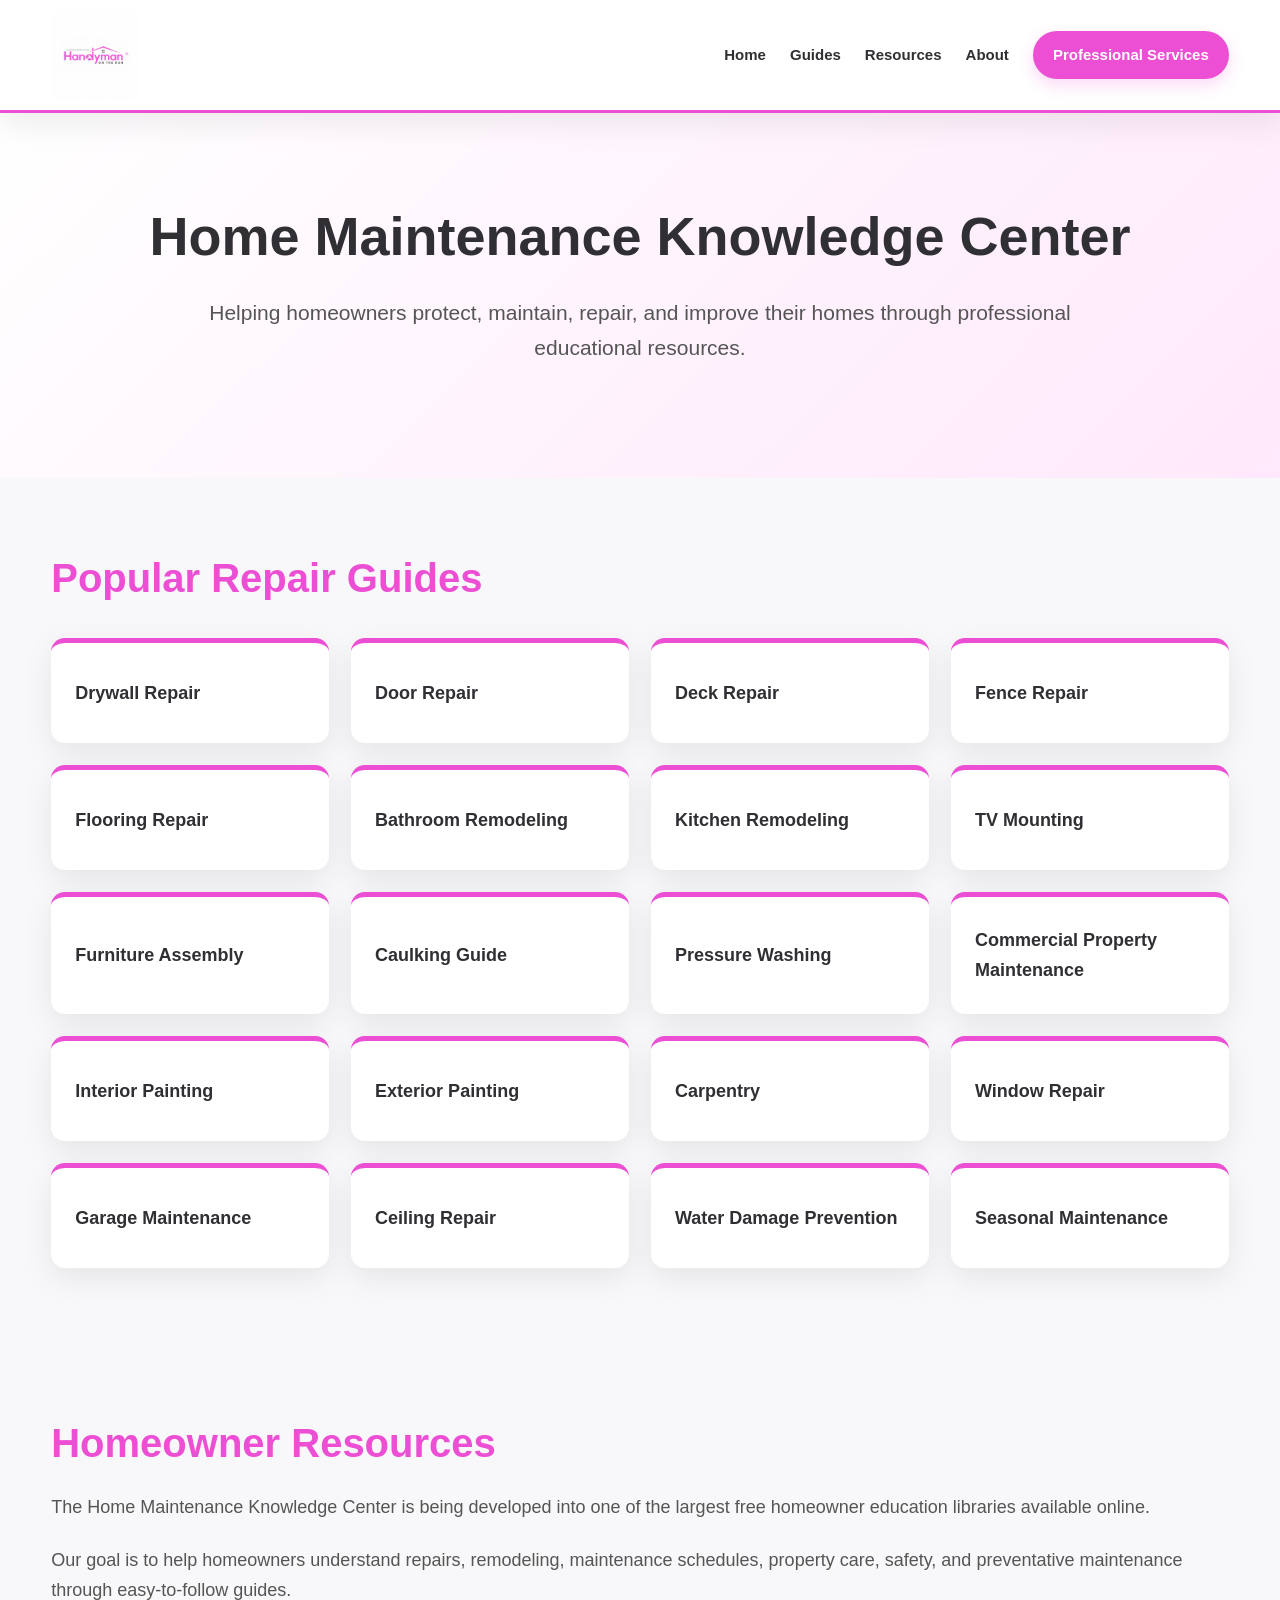
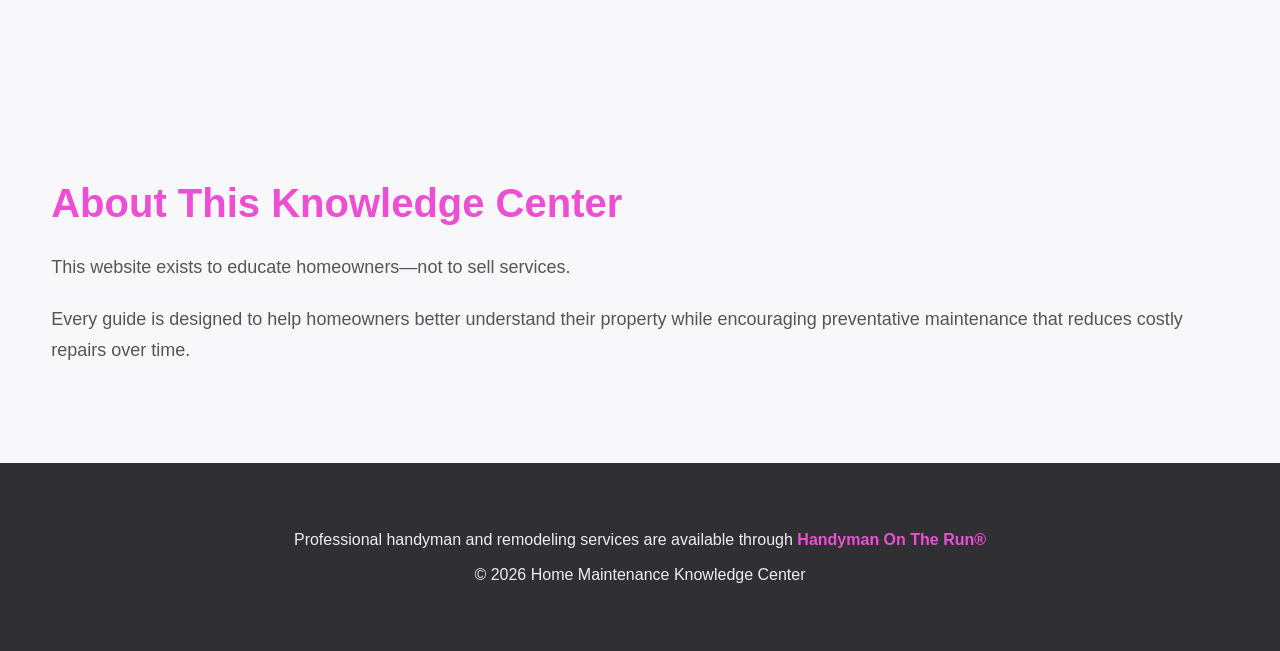
<file: index.html>
<!DOCTYPE html>
<html lang="en">

<head>

<meta charset="UTF-8">
<meta name="viewport" content="width=device-width, initial-scale=1.0">

<title>Home Maintenance Knowledge Center | Handyman On The Run®</title>

<meta name="description" content="Free home maintenance guides, DIY repair tutorials, remodeling advice, seasonal checklists, and homeowner resources.">

<link rel="stylesheet" href="style.css">

</head>

<body>

<header class="site-header">

<div class="header-inner">

<a href="index.html">

<img
src="slogan.jpg"
alt="Handyman On The Run®"
class="site-logo">

</a>

<nav>

<a href="index.html">Home</a>

<a href="#guides">Guides</a>

<a href="#resources">Resources</a>

<a href="#about">About</a>

<a
href="https://www.handymanontherun.com"
target="_blank"
rel="noopener noreferrer"
class="service-button">

Professional Services

</a>

</nav>

</div>

</header>

<main>

<section class="hero">

<h1>Home Maintenance Knowledge Center</h1>

<p>

Helping homeowners protect, maintain, repair, and improve their homes through professional educational resources.

</p>

</section>

<section id="guides">

<h2>Popular Repair Guides</h2>

<ul>

<li>
<a href="drywall-repair.html">Drywall Repair</a>
</li>

<li>
<a href="door-repair.html">Door Repair</a>
</li>

<li>
<a href="deck-repair.html">Deck Repair</a>
</li>

<li>
<a href="fence-repair.html">Fence Repair</a>
</li>

<li>
<a href="flooring-repair.html">Flooring Repair</a>
</li>

<li>
<a href="bathroom-remodeling.html">Bathroom Remodeling</a>
</li>

<li>Kitchen Remodeling</li>

<li>TV Mounting</li>

<li>Furniture Assembly</li>

<li>Caulking Guide</li>

<li>Pressure Washing</li>

<li>Commercial Property Maintenance</li>

<li>Interior Painting</li>

<li>Exterior Painting</li>

<li>Carpentry</li>

<li>Window Repair</li>

<li>Garage Maintenance</li>

<li>Ceiling Repair</li>

<li>Water Damage Prevention</li>

<li>Seasonal Maintenance</li>

</ul>

</section>

<section id="resources">

<h2>Homeowner Resources</h2>

<p>

The Home Maintenance Knowledge Center is being developed into one of the largest free homeowner education libraries available online.

</p>

<p>

Our goal is to help homeowners understand repairs, remodeling, maintenance schedules, property care, safety, and preventative maintenance through easy-to-follow guides.

</p>

</section>

<section id="about">

<h2>About This Knowledge Center</h2>

<p>

This website exists to educate homeowners—not to sell services.

</p>

<p>

Every guide is designed to help homeowners better understand their property while encouraging preventative maintenance that reduces costly repairs over time.

</p>

</section>

</main>

<footer>

<p>

Professional handyman and remodeling services are available through

<a
href="https://www.handymanontherun.com"
target="_blank"
rel="noopener noreferrer">

Handyman On The Run®

</a>

</p>

<p>

© 2026 Home Maintenance Knowledge Center

</p>

</footer>

</body>

</html>
</file>
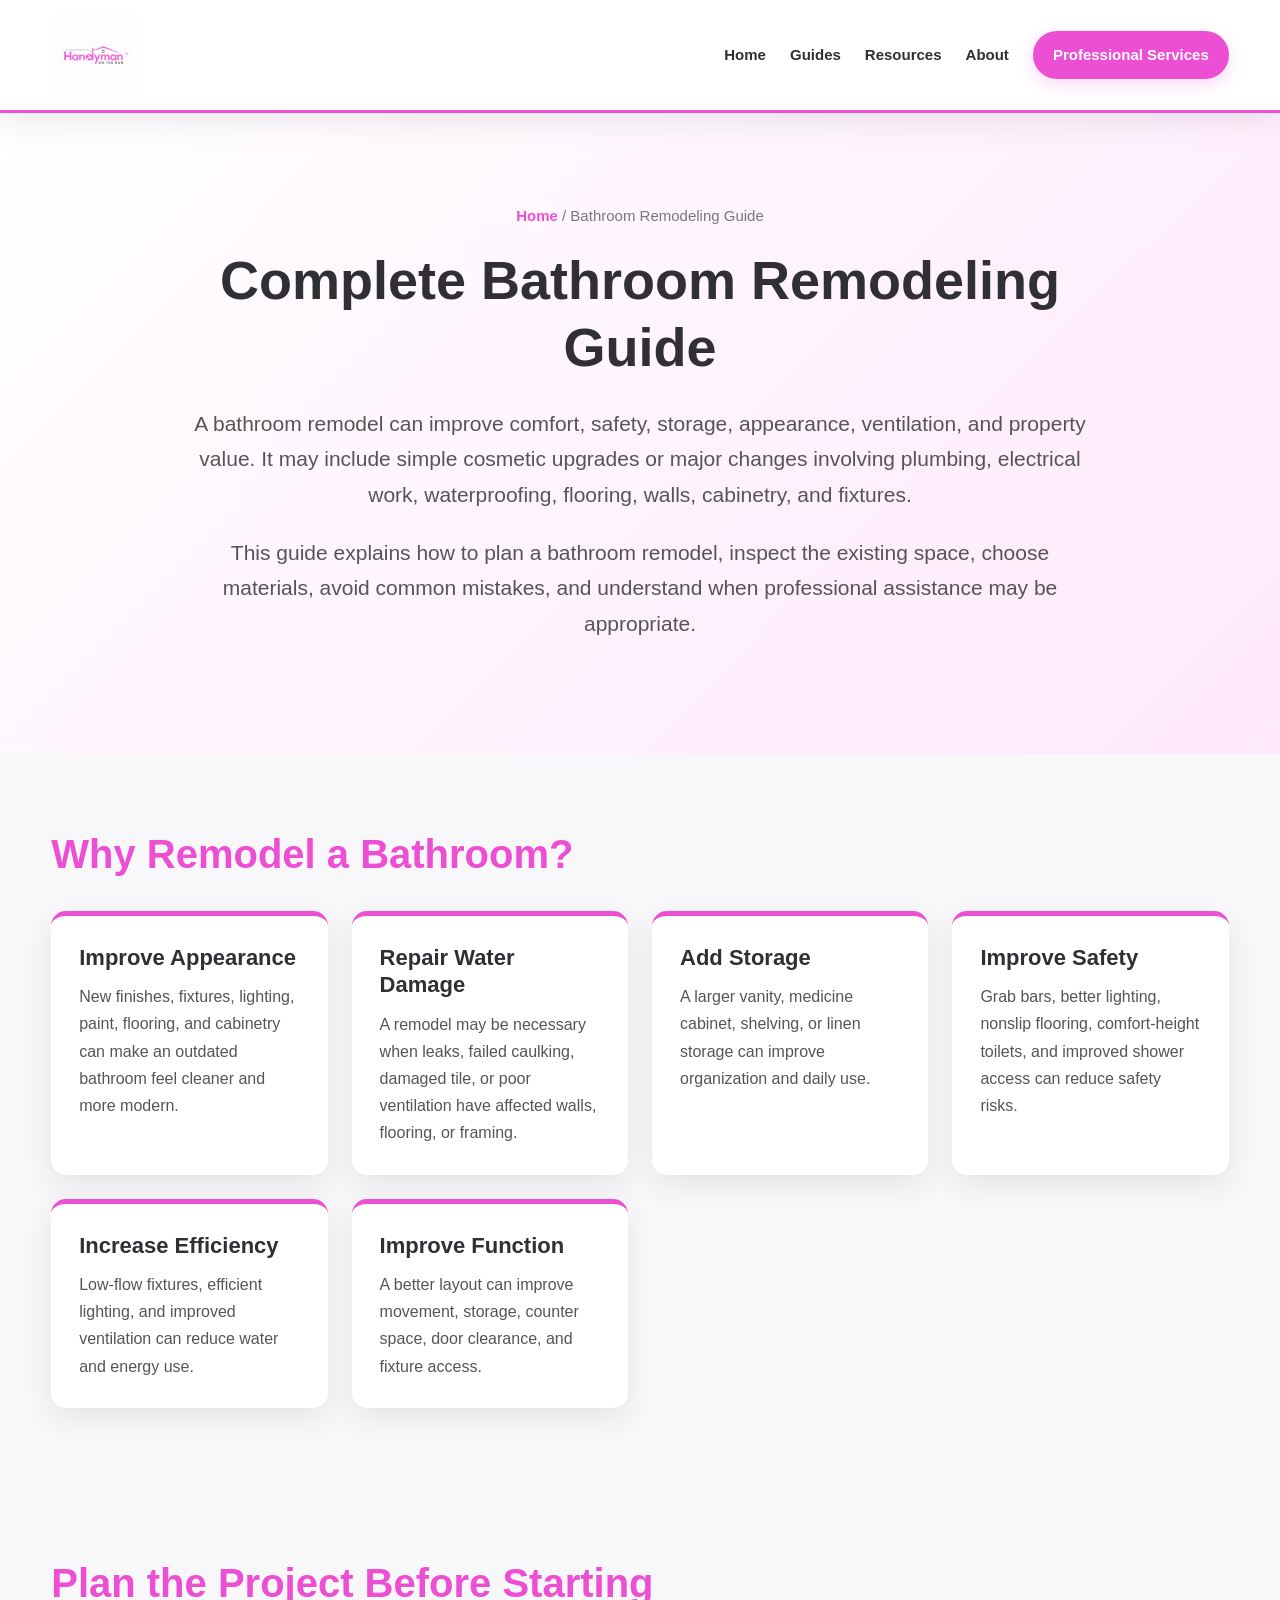
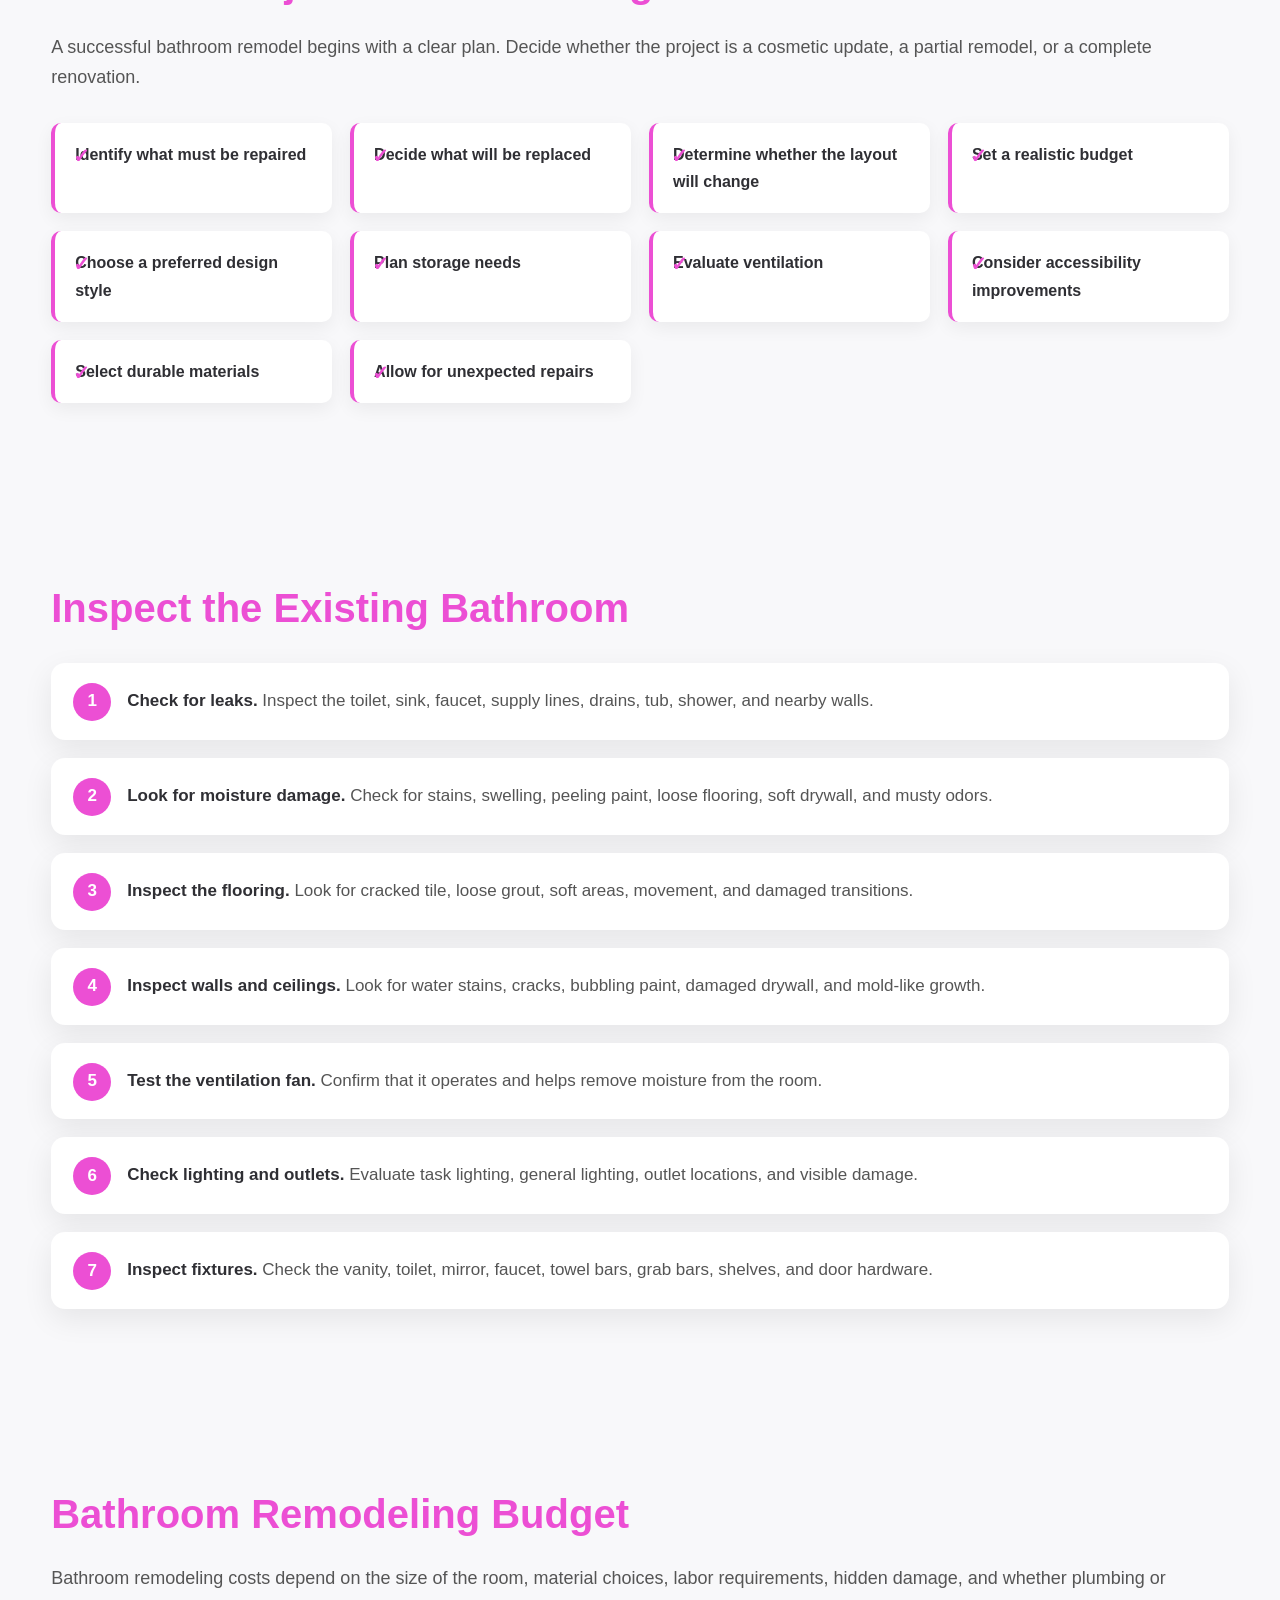
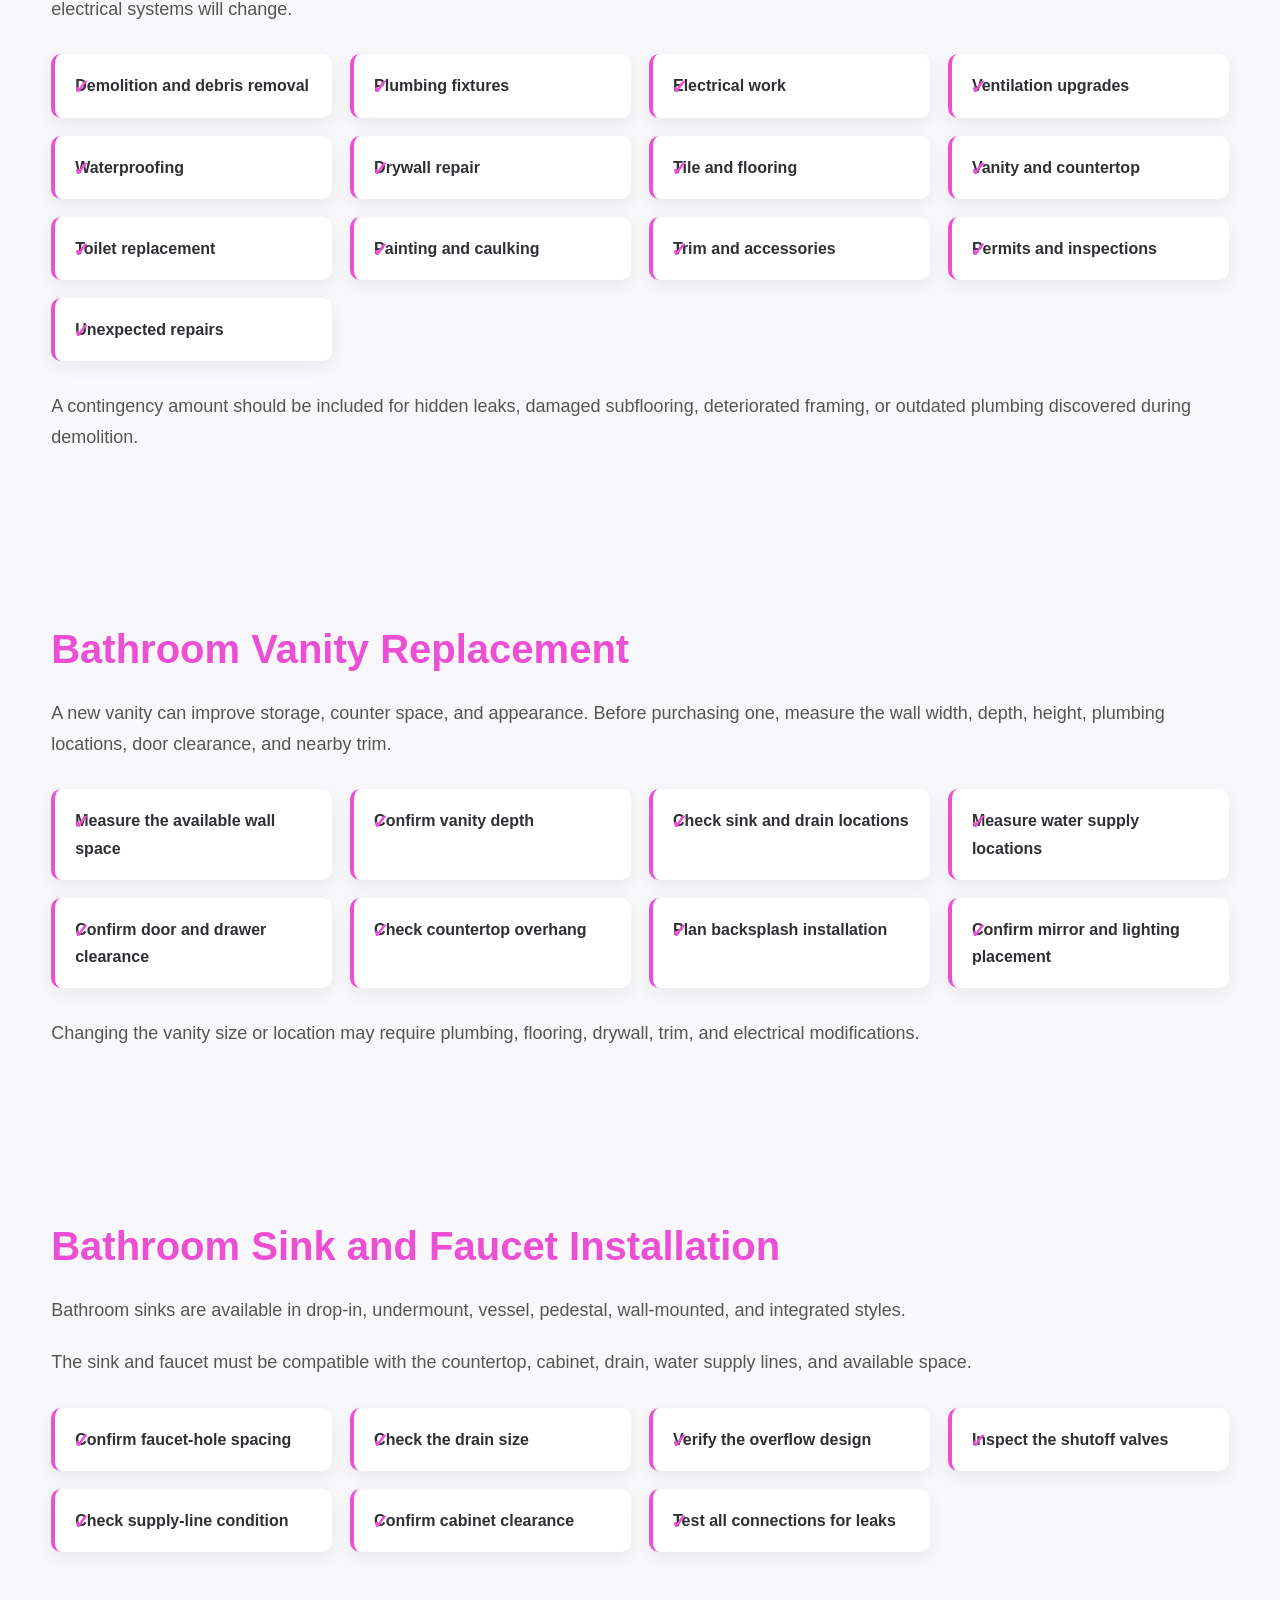
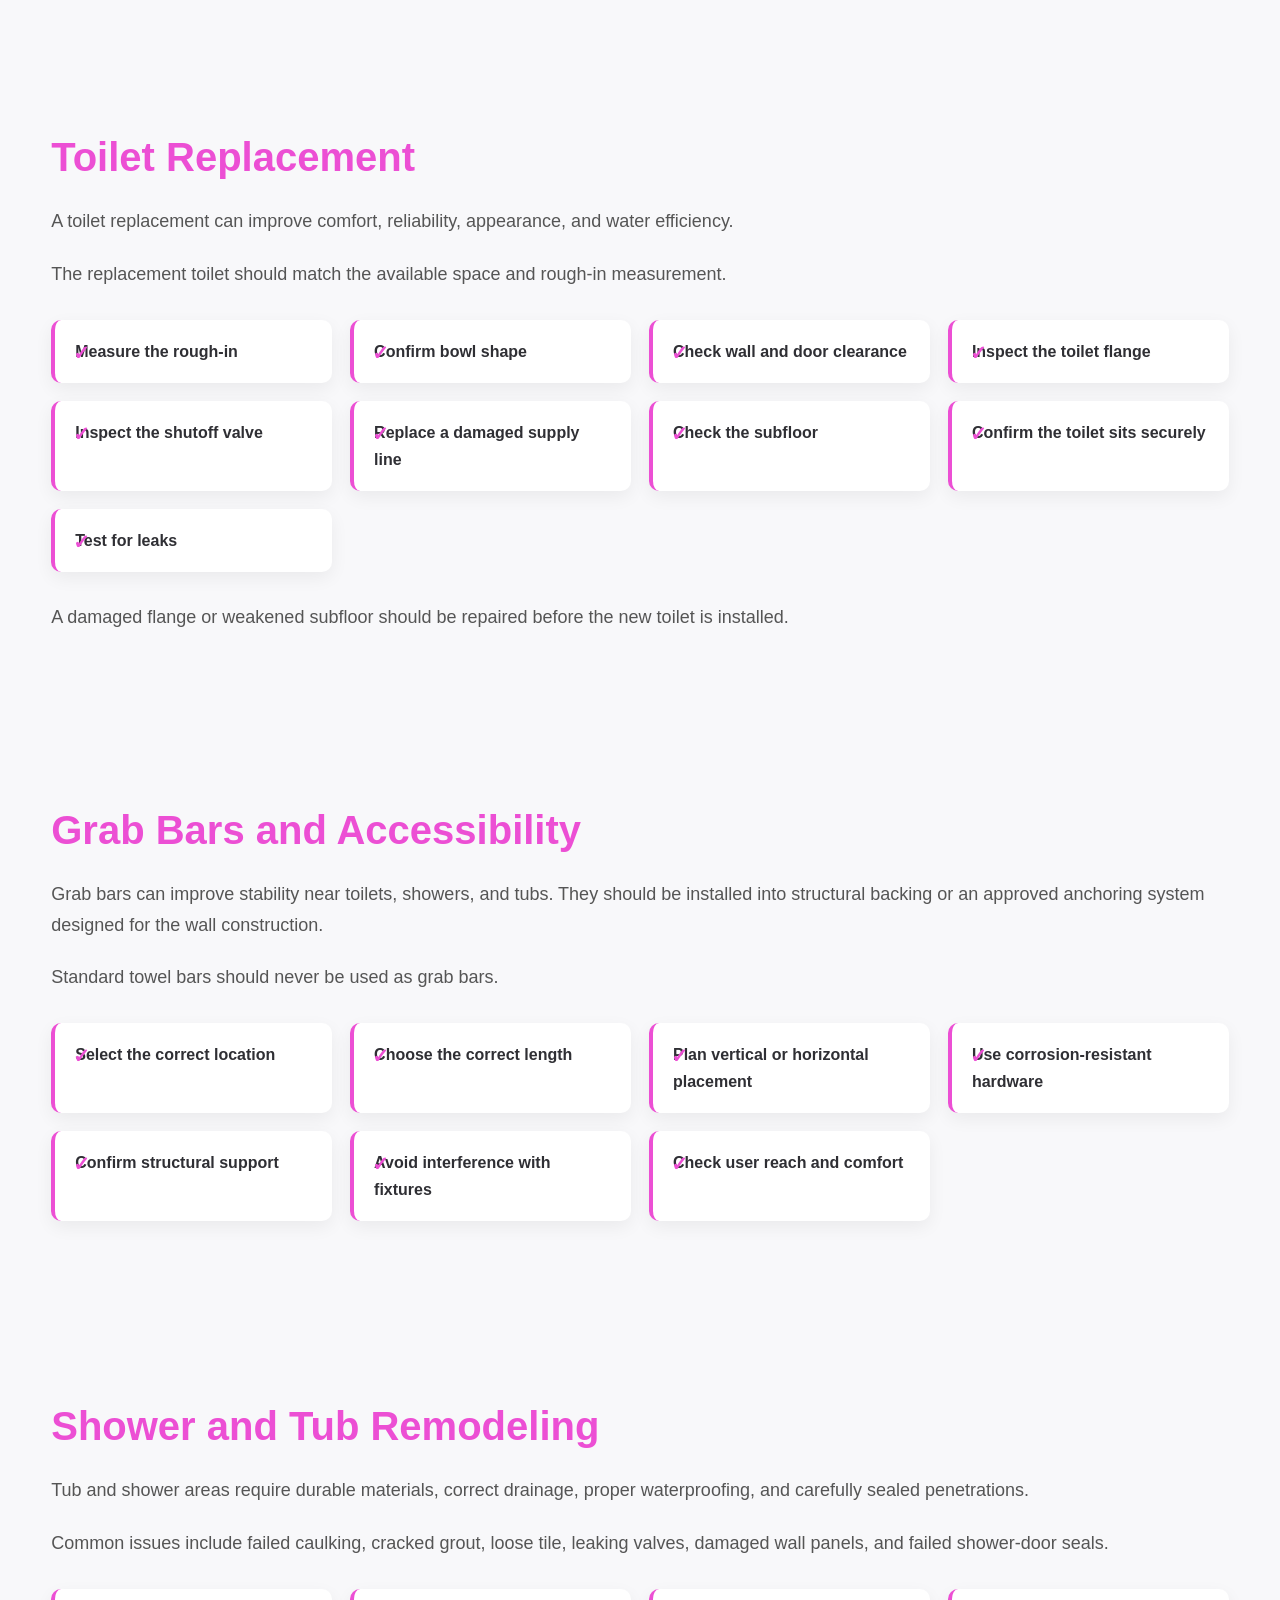
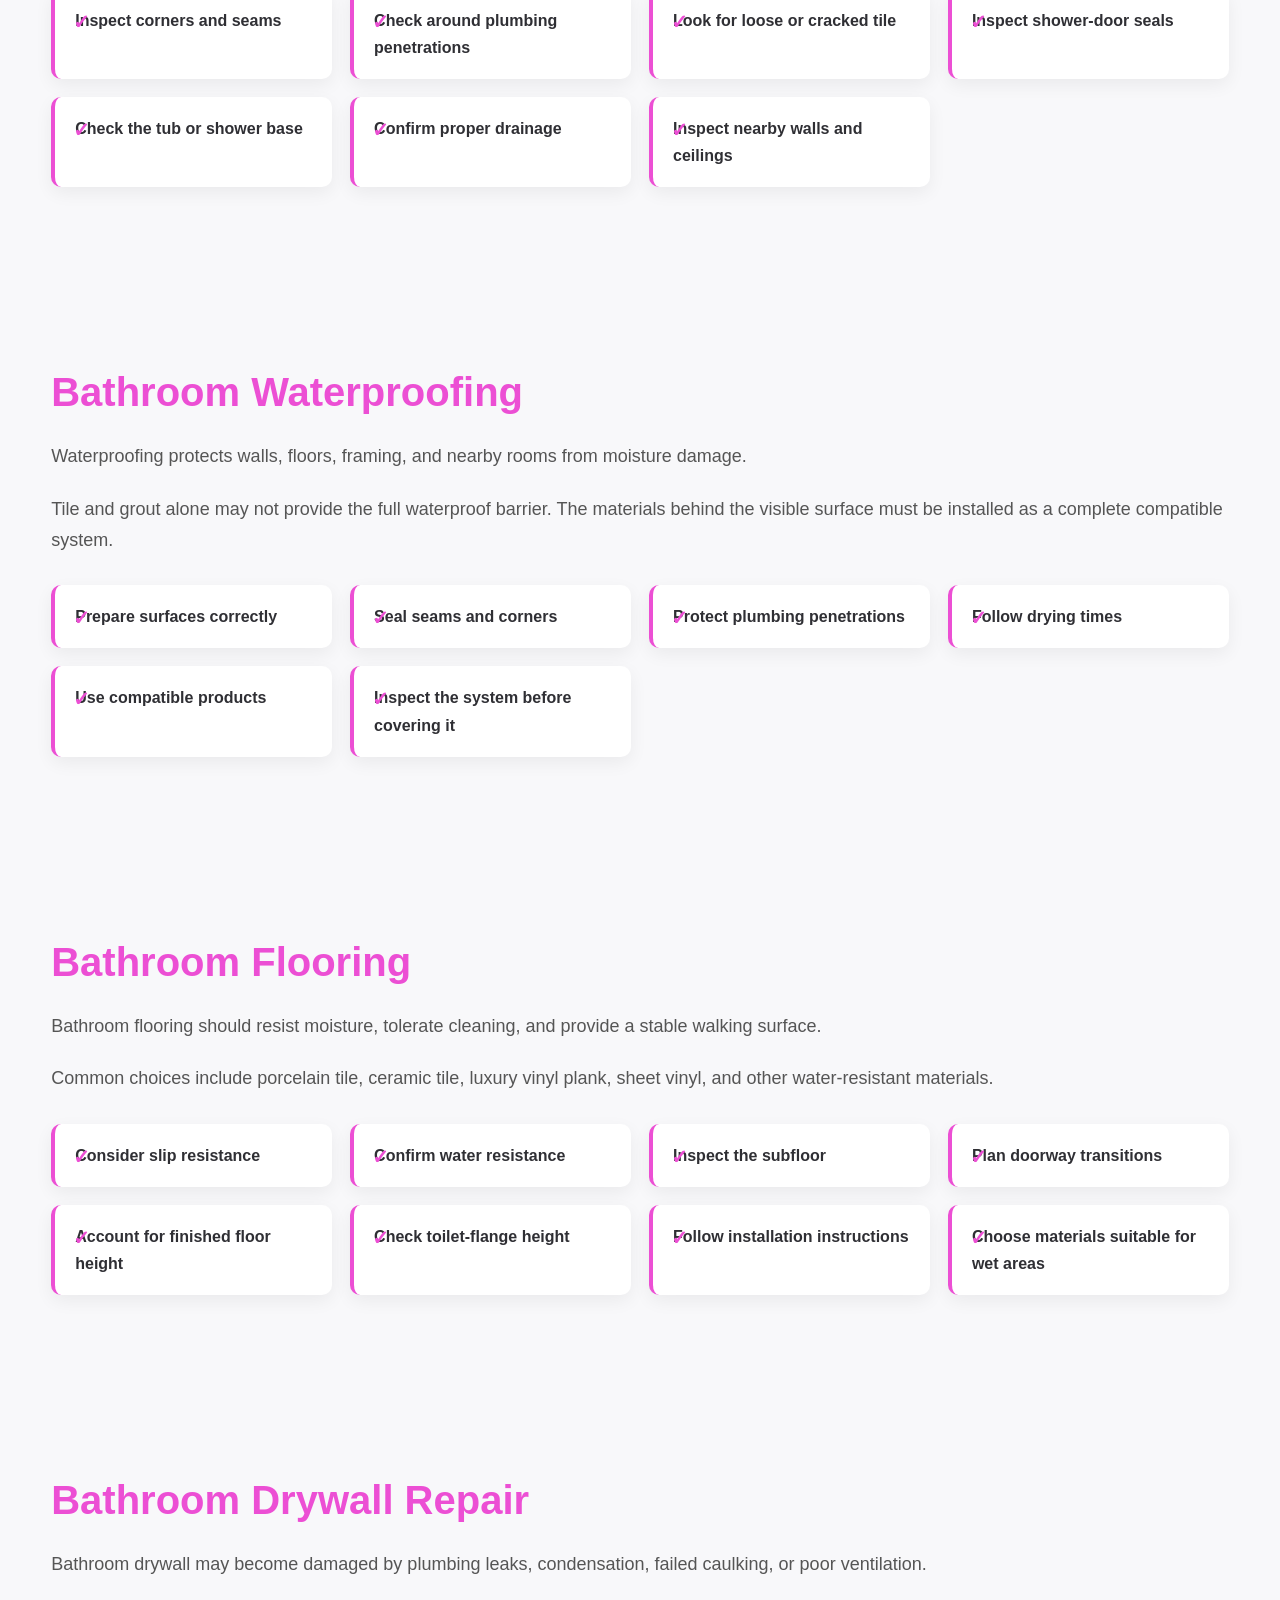
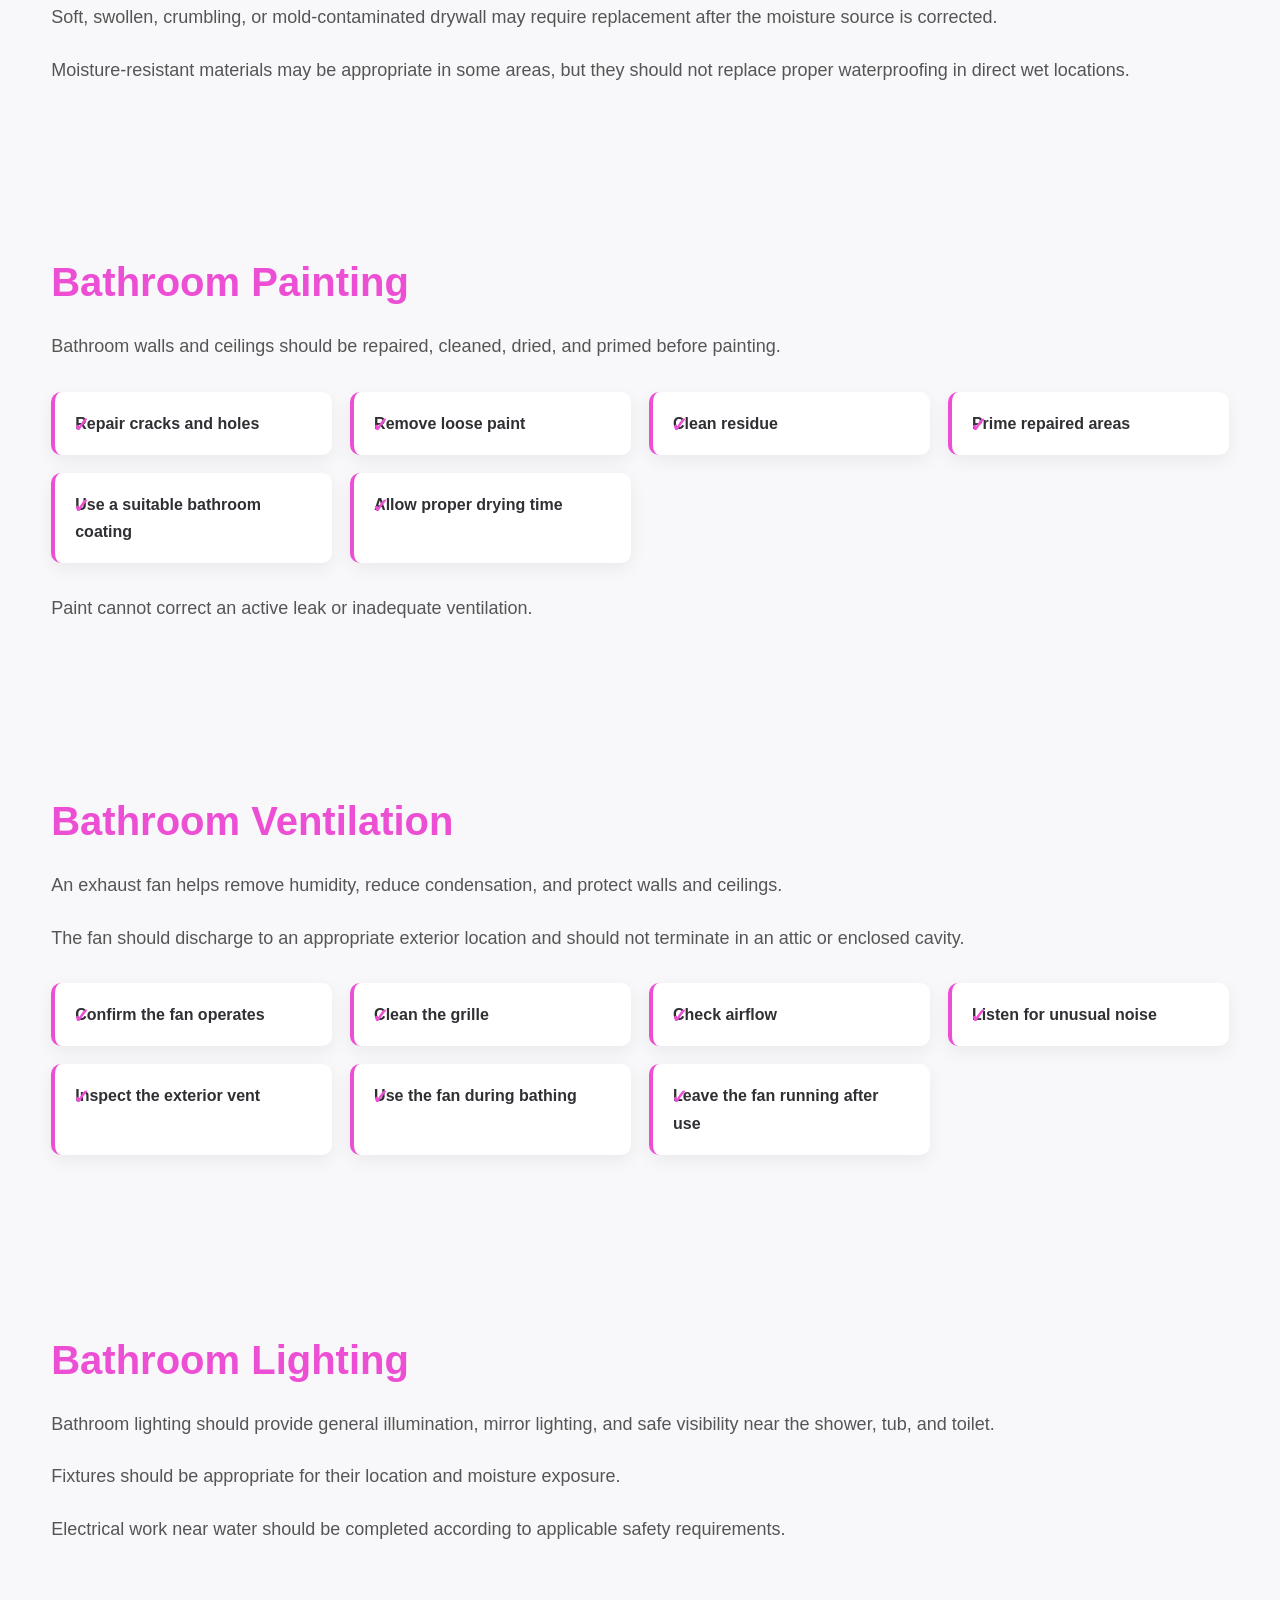
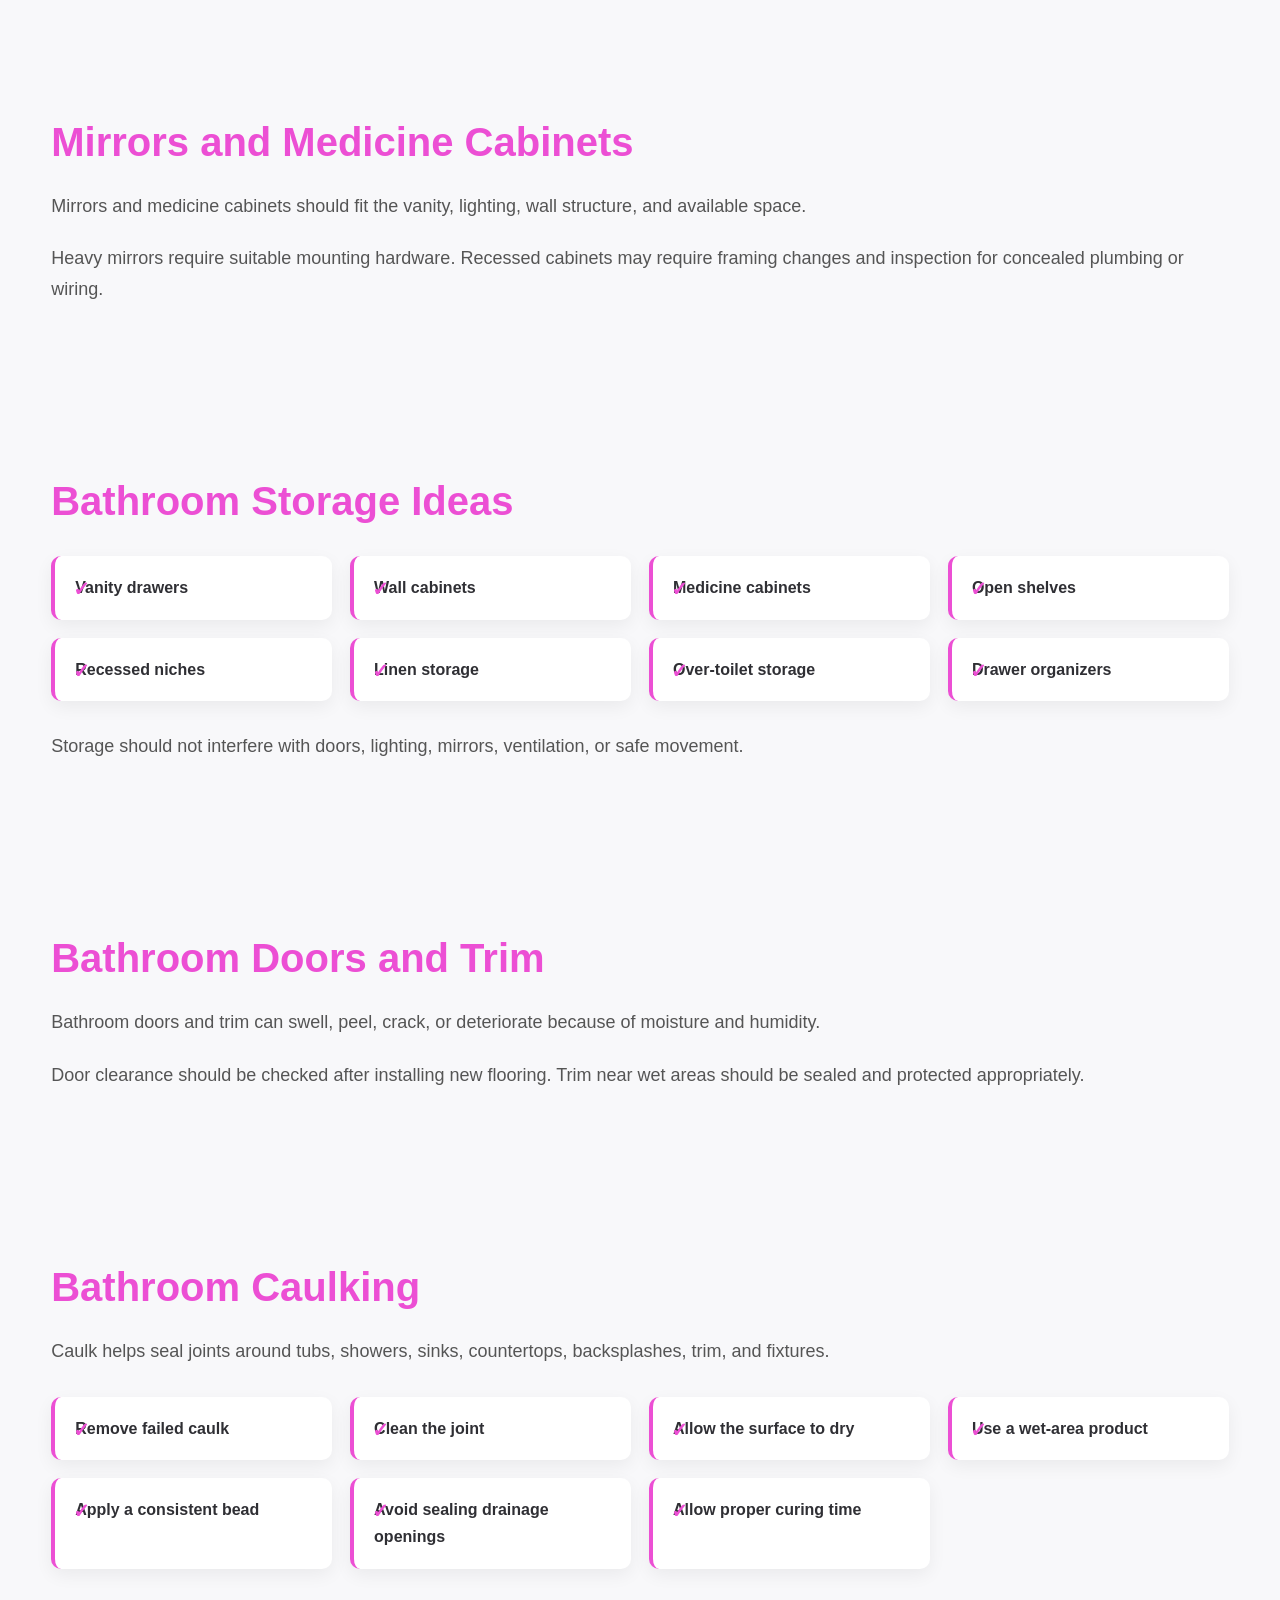
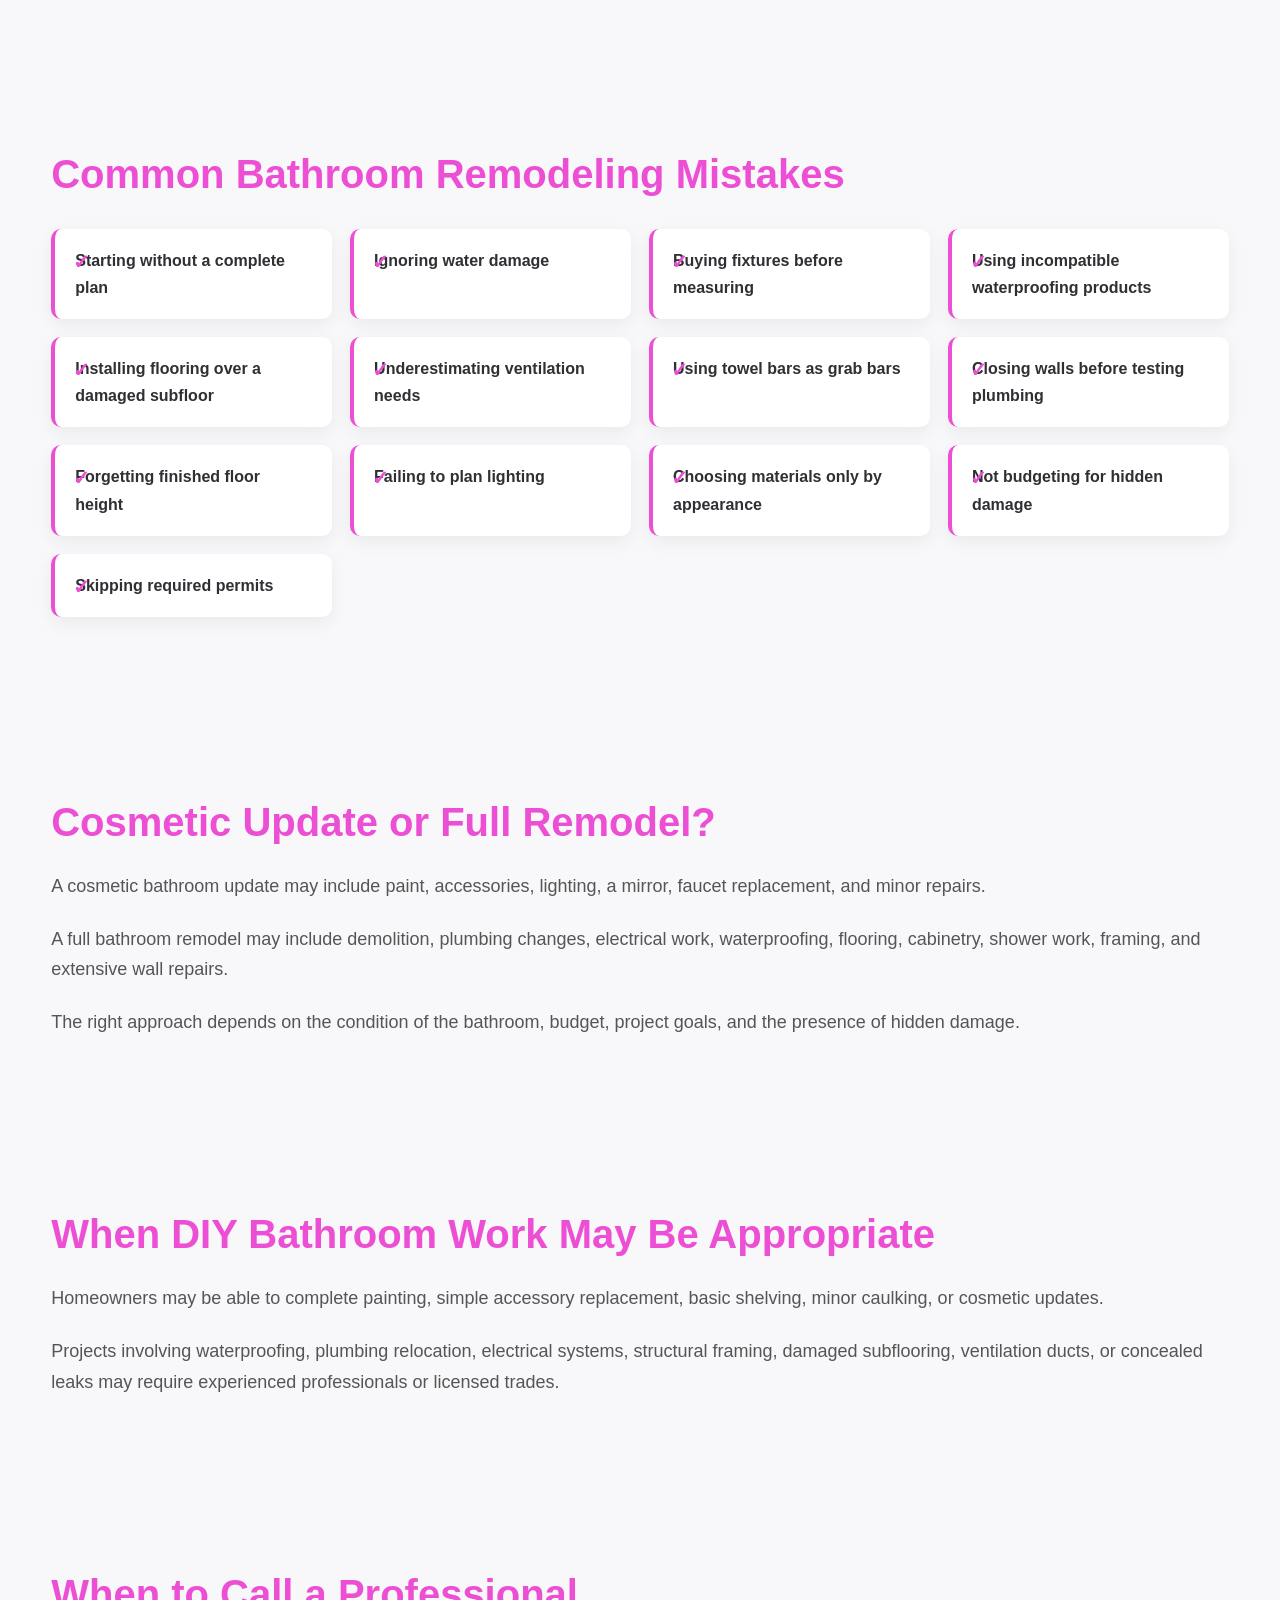
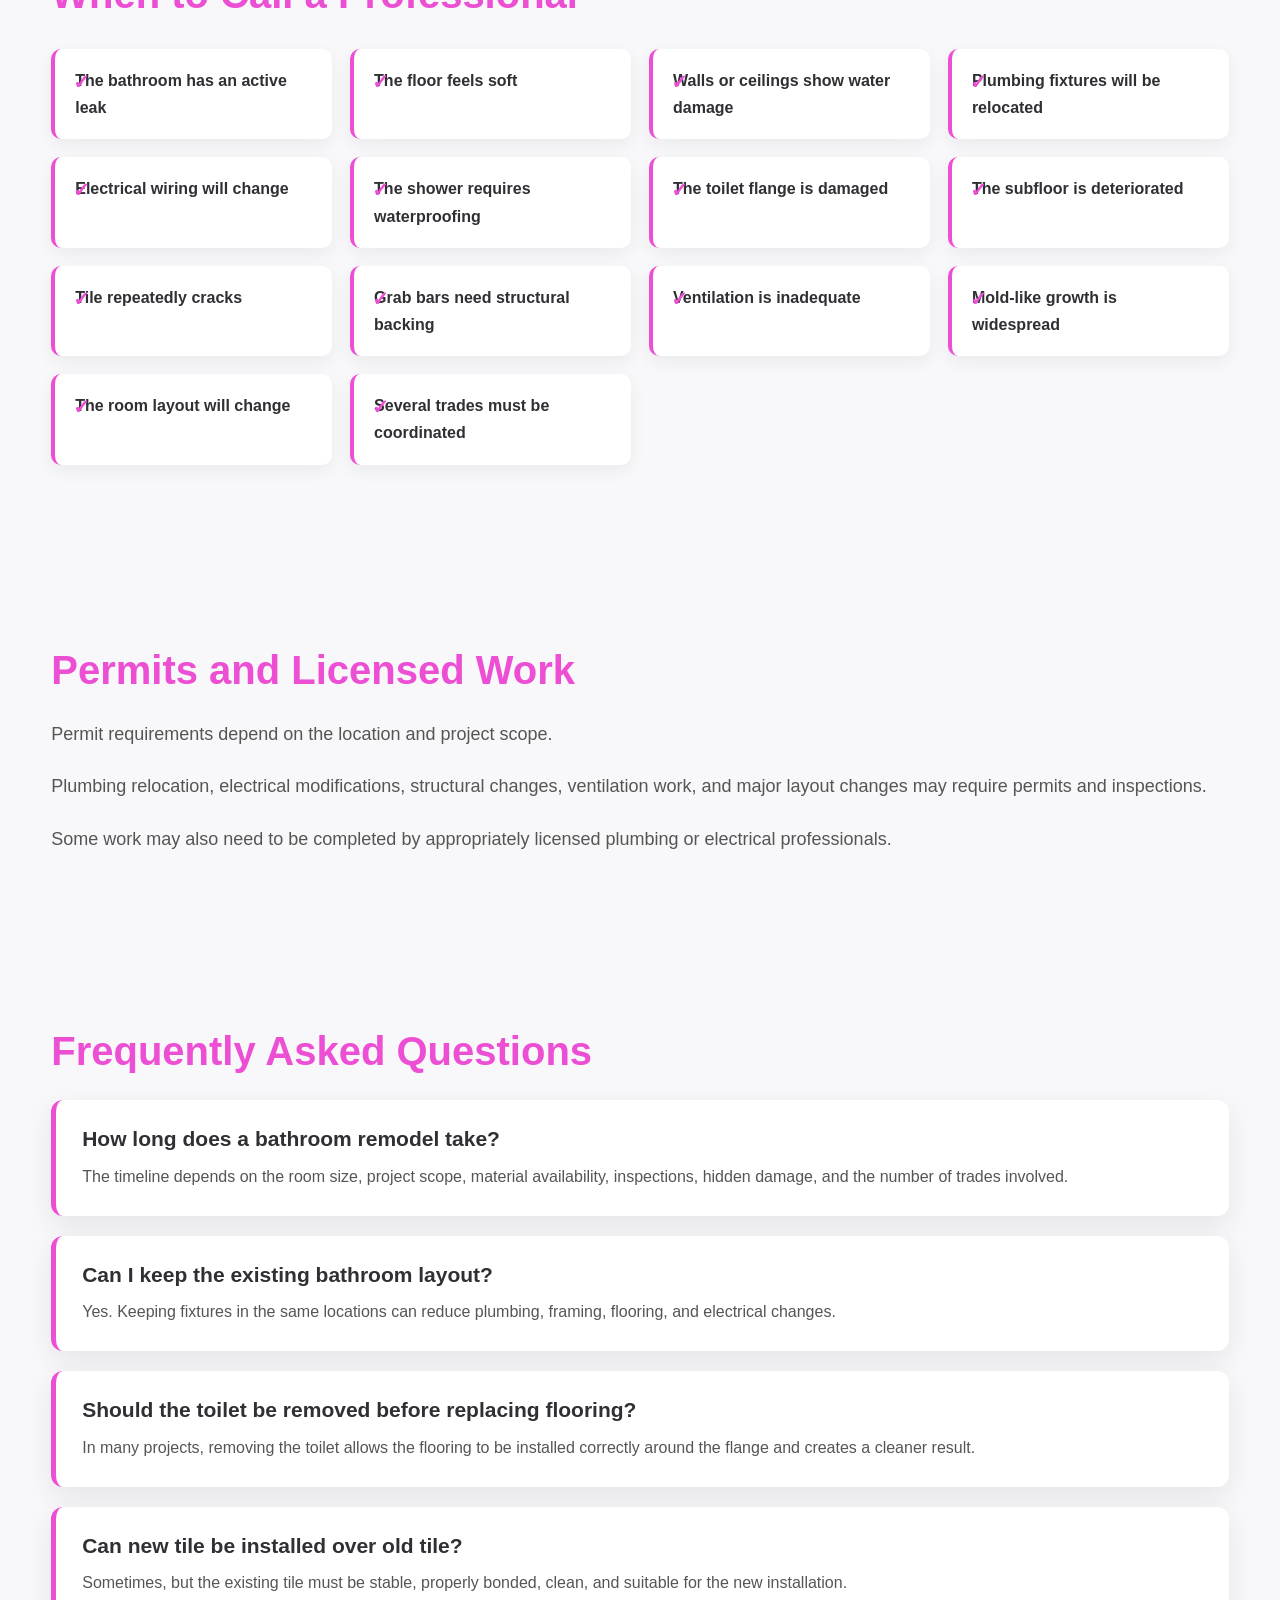
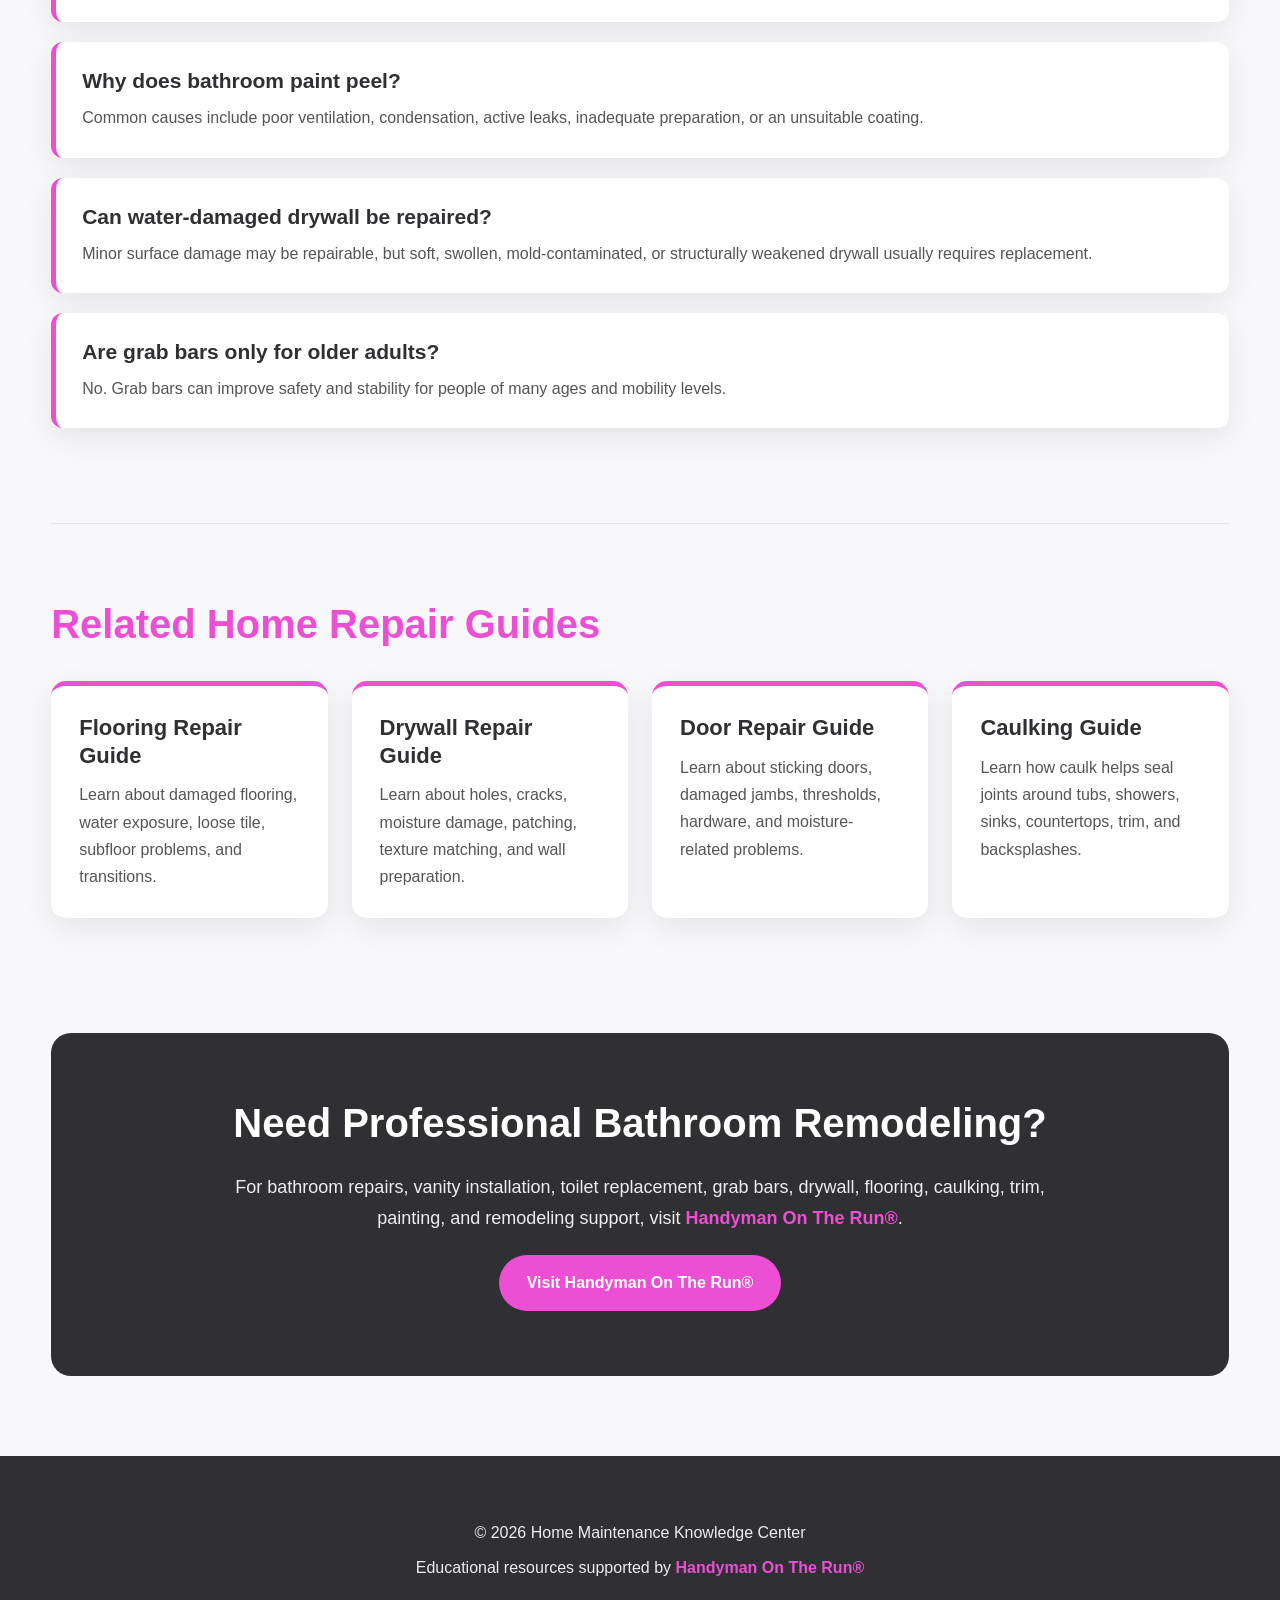
<file: bathroom-remodeling.html>
<!DOCTYPE html>
<html lang="en">

<head>

<meta charset="UTF-8">
<meta name="viewport" content="width=device-width, initial-scale=1.0">

<title>Bathroom Remodeling Guide | Home Maintenance Knowledge Center</title>

<meta name="description" content="Learn how to plan a bathroom remodel, choose materials, improve ventilation, update fixtures, prevent water damage, and avoid common remodeling mistakes.">

<link rel="stylesheet" href="style.css">

</head>

<body>

<header class="site-header">

<div class="header-inner">

<a href="index.html">

<img
src="slogan.jpg"
class="site-logo"
alt="Handyman On The Run®">

</a>

<nav>

<a href="index.html">Home</a>

<a href="index.html#guides">Guides</a>

<a href="index.html#resources">Resources</a>

<a href="index.html#about">About</a>

<a
href="https://www.handymanontherun.com"
target="_blank"
rel="noopener noreferrer"
class="service-button">

Professional Services

</a>

</nav>

</div>

</header>

<main>

<section class="hero">

<p class="breadcrumb">

<a href="index.html">Home</a> / Bathroom Remodeling Guide

</p>

<h1>Complete Bathroom Remodeling Guide</h1>

<p>

A bathroom remodel can improve comfort, safety, storage, appearance, ventilation, and property value. It may include simple cosmetic upgrades or major changes involving plumbing, electrical work, waterproofing, flooring, walls, cabinetry, and fixtures.

</p>

<p>

This guide explains how to plan a bathroom remodel, inspect the existing space, choose materials, avoid common mistakes, and understand when professional assistance may be appropriate.

</p>

</section>

<section>

<h2>Why Remodel a Bathroom?</h2>

<div class="guide-grid">

<article class="guide-card">

<h3>Improve Appearance</h3>

<p>

New finishes, fixtures, lighting, paint, flooring, and cabinetry can make an outdated bathroom feel cleaner and more modern.

</p>

</article>

<article class="guide-card">

<h3>Repair Water Damage</h3>

<p>

A remodel may be necessary when leaks, failed caulking, damaged tile, or poor ventilation have affected walls, flooring, or framing.

</p>

</article>

<article class="guide-card">

<h3>Add Storage</h3>

<p>

A larger vanity, medicine cabinet, shelving, or linen storage can improve organization and daily use.

</p>

</article>

<article class="guide-card">

<h3>Improve Safety</h3>

<p>

Grab bars, better lighting, nonslip flooring, comfort-height toilets, and improved shower access can reduce safety risks.

</p>

</article>

<article class="guide-card">

<h3>Increase Efficiency</h3>

<p>

Low-flow fixtures, efficient lighting, and improved ventilation can reduce water and energy use.

</p>

</article>

<article class="guide-card">

<h3>Improve Function</h3>

<p>

A better layout can improve movement, storage, counter space, door clearance, and fixture access.

</p>

</article>

</div>

</section>

<section>

<h2>Plan the Project Before Starting</h2>

<p>

A successful bathroom remodel begins with a clear plan. Decide whether the project is a cosmetic update, a partial remodel, or a complete renovation.

</p>

<ul class="checklist">

<li>Identify what must be repaired</li>

<li>Decide what will be replaced</li>

<li>Determine whether the layout will change</li>

<li>Set a realistic budget</li>

<li>Choose a preferred design style</li>

<li>Plan storage needs</li>

<li>Evaluate ventilation</li>

<li>Consider accessibility improvements</li>

<li>Select durable materials</li>

<li>Allow for unexpected repairs</li>

</ul>

</section>

<section>

<h2>Inspect the Existing Bathroom</h2>

<ol class="numbered-steps">

<li>

<strong>Check for leaks.</strong>

Inspect the toilet, sink, faucet, supply lines, drains, tub, shower, and nearby walls.

</li>

<li>

<strong>Look for moisture damage.</strong>

Check for stains, swelling, peeling paint, loose flooring, soft drywall, and musty odors.

</li>

<li>

<strong>Inspect the flooring.</strong>

Look for cracked tile, loose grout, soft areas, movement, and damaged transitions.

</li>

<li>

<strong>Inspect walls and ceilings.</strong>

Look for water stains, cracks, bubbling paint, damaged drywall, and mold-like growth.

</li>

<li>

<strong>Test the ventilation fan.</strong>

Confirm that it operates and helps remove moisture from the room.

</li>

<li>

<strong>Check lighting and outlets.</strong>

Evaluate task lighting, general lighting, outlet locations, and visible damage.

</li>

<li>

<strong>Inspect fixtures.</strong>

Check the vanity, toilet, mirror, faucet, towel bars, grab bars, shelves, and door hardware.

</li>

</ol>

</section>

<section>

<h2>Bathroom Remodeling Budget</h2>

<p>

Bathroom remodeling costs depend on the size of the room, material choices, labor requirements, hidden damage, and whether plumbing or electrical systems will change.

</p>

<ul class="checklist">

<li>Demolition and debris removal</li>

<li>Plumbing fixtures</li>

<li>Electrical work</li>

<li>Ventilation upgrades</li>

<li>Waterproofing</li>

<li>Drywall repair</li>

<li>Tile and flooring</li>

<li>Vanity and countertop</li>

<li>Toilet replacement</li>

<li>Painting and caulking</li>

<li>Trim and accessories</li>

<li>Permits and inspections</li>

<li>Unexpected repairs</li>

</ul>

<p>

A contingency amount should be included for hidden leaks, damaged subflooring, deteriorated framing, or outdated plumbing discovered during demolition.

</p>

</section>

<section>

<h2>Bathroom Vanity Replacement</h2>

<p>

A new vanity can improve storage, counter space, and appearance. Before purchasing one, measure the wall width, depth, height, plumbing locations, door clearance, and nearby trim.

</p>

<ul class="checklist">

<li>Measure the available wall space</li>

<li>Confirm vanity depth</li>

<li>Check sink and drain locations</li>

<li>Measure water supply locations</li>

<li>Confirm door and drawer clearance</li>

<li>Check countertop overhang</li>

<li>Plan backsplash installation</li>

<li>Confirm mirror and lighting placement</li>

</ul>

<p>

Changing the vanity size or location may require plumbing, flooring, drywall, trim, and electrical modifications.

</p>

</section>

<section>

<h2>Bathroom Sink and Faucet Installation</h2>

<p>

Bathroom sinks are available in drop-in, undermount, vessel, pedestal, wall-mounted, and integrated styles.

</p>

<p>

The sink and faucet must be compatible with the countertop, cabinet, drain, water supply lines, and available space.

</p>

<ul class="checklist">

<li>Confirm faucet-hole spacing</li>

<li>Check the drain size</li>

<li>Verify the overflow design</li>

<li>Inspect the shutoff valves</li>

<li>Check supply-line condition</li>

<li>Confirm cabinet clearance</li>

<li>Test all connections for leaks</li>

</ul>

</section>

<section>

<h2>Toilet Replacement</h2>

<p>

A toilet replacement can improve comfort, reliability, appearance, and water efficiency.

</p>

<p>

The replacement toilet should match the available space and rough-in measurement.

</p>

<ul class="checklist">

<li>Measure the rough-in</li>

<li>Confirm bowl shape</li>

<li>Check wall and door clearance</li>

<li>Inspect the toilet flange</li>

<li>Inspect the shutoff valve</li>

<li>Replace a damaged supply line</li>

<li>Check the subfloor</li>

<li>Confirm the toilet sits securely</li>

<li>Test for leaks</li>

</ul>

<p>

A damaged flange or weakened subfloor should be repaired before the new toilet is installed.

</p>

</section>

<section>

<h2>Grab Bars and Accessibility</h2>

<p>

Grab bars can improve stability near toilets, showers, and tubs. They should be installed into structural backing or an approved anchoring system designed for the wall construction.

</p>

<p>

Standard towel bars should never be used as grab bars.

</p>

<ul class="checklist">

<li>Select the correct location</li>

<li>Choose the correct length</li>

<li>Plan vertical or horizontal placement</li>

<li>Use corrosion-resistant hardware</li>

<li>Confirm structural support</li>

<li>Avoid interference with fixtures</li>

<li>Check user reach and comfort</li>

</ul>

</section>

<section>

<h2>Shower and Tub Remodeling</h2>

<p>

Tub and shower areas require durable materials, correct drainage, proper waterproofing, and carefully sealed penetrations.

</p>

<p>

Common issues include failed caulking, cracked grout, loose tile, leaking valves, damaged wall panels, and failed shower-door seals.

</p>

<ul class="checklist">

<li>Inspect corners and seams</li>

<li>Check around plumbing penetrations</li>

<li>Look for loose or cracked tile</li>

<li>Inspect shower-door seals</li>

<li>Check the tub or shower base</li>

<li>Confirm proper drainage</li>

<li>Inspect nearby walls and ceilings</li>

</ul>

</section>

<section>

<h2>Bathroom Waterproofing</h2>

<p>

Waterproofing protects walls, floors, framing, and nearby rooms from moisture damage.

</p>

<p>

Tile and grout alone may not provide the full waterproof barrier. The materials behind the visible surface must be installed as a complete compatible system.

</p>

<ul class="checklist">

<li>Prepare surfaces correctly</li>

<li>Seal seams and corners</li>

<li>Protect plumbing penetrations</li>

<li>Follow drying times</li>

<li>Use compatible products</li>

<li>Inspect the system before covering it</li>

</ul>

</section>

<section>

<h2>Bathroom Flooring</h2>

<p>

Bathroom flooring should resist moisture, tolerate cleaning, and provide a stable walking surface.

</p>

<p>

Common choices include porcelain tile, ceramic tile, luxury vinyl plank, sheet vinyl, and other water-resistant materials.

</p>

<ul class="checklist">

<li>Consider slip resistance</li>

<li>Confirm water resistance</li>

<li>Inspect the subfloor</li>

<li>Plan doorway transitions</li>

<li>Account for finished floor height</li>

<li>Check toilet-flange height</li>

<li>Follow installation instructions</li>

<li>Choose materials suitable for wet areas</li>

</ul>

</section>

<section>

<h2>Bathroom Drywall Repair</h2>

<p>

Bathroom drywall may become damaged by plumbing leaks, condensation, failed caulking, or poor ventilation.

</p>

<p>

Soft, swollen, crumbling, or mold-contaminated drywall may require replacement after the moisture source is corrected.

</p>

<p>

Moisture-resistant materials may be appropriate in some areas, but they should not replace proper waterproofing in direct wet locations.

</p>

</section>

<section>

<h2>Bathroom Painting</h2>

<p>

Bathroom walls and ceilings should be repaired, cleaned, dried, and primed before painting.

</p>

<ul class="checklist">

<li>Repair cracks and holes</li>

<li>Remove loose paint</li>

<li>Clean residue</li>

<li>Prime repaired areas</li>

<li>Use a suitable bathroom coating</li>

<li>Allow proper drying time</li>

</ul>

<p>

Paint cannot correct an active leak or inadequate ventilation.

</p>

</section>

<section>

<h2>Bathroom Ventilation</h2>

<p>

An exhaust fan helps remove humidity, reduce condensation, and protect walls and ceilings.

</p>

<p>

The fan should discharge to an appropriate exterior location and should not terminate in an attic or enclosed cavity.

</p>

<ul class="checklist">

<li>Confirm the fan operates</li>

<li>Clean the grille</li>

<li>Check airflow</li>

<li>Listen for unusual noise</li>

<li>Inspect the exterior vent</li>

<li>Use the fan during bathing</li>

<li>Leave the fan running after use</li>

</ul>

</section>

<section>

<h2>Bathroom Lighting</h2>

<p>

Bathroom lighting should provide general illumination, mirror lighting, and safe visibility near the shower, tub, and toilet.

</p>

<p>

Fixtures should be appropriate for their location and moisture exposure.

</p>

<p>

Electrical work near water should be completed according to applicable safety requirements.

</p>

</section>

<section>

<h2>Mirrors and Medicine Cabinets</h2>

<p>

Mirrors and medicine cabinets should fit the vanity, lighting, wall structure, and available space.

</p>

<p>

Heavy mirrors require suitable mounting hardware. Recessed cabinets may require framing changes and inspection for concealed plumbing or wiring.

</p>

</section>

<section>

<h2>Bathroom Storage Ideas</h2>

<ul class="checklist">

<li>Vanity drawers</li>

<li>Wall cabinets</li>

<li>Medicine cabinets</li>

<li>Open shelves</li>

<li>Recessed niches</li>

<li>Linen storage</li>

<li>Over-toilet storage</li>

<li>Drawer organizers</li>

</ul>

<p>

Storage should not interfere with doors, lighting, mirrors, ventilation, or safe movement.

</p>

</section>

<section>

<h2>Bathroom Doors and Trim</h2>

<p>

Bathroom doors and trim can swell, peel, crack, or deteriorate because of moisture and humidity.

</p>

<p>

Door clearance should be checked after installing new flooring. Trim near wet areas should be sealed and protected appropriately.

</p>

</section>

<section>

<h2>Bathroom Caulking</h2>

<p>

Caulk helps seal joints around tubs, showers, sinks, countertops, backsplashes, trim, and fixtures.

</p>

<ul class="checklist">

<li>Remove failed caulk</li>

<li>Clean the joint</li>

<li>Allow the surface to dry</li>

<li>Use a wet-area product</li>

<li>Apply a consistent bead</li>

<li>Avoid sealing drainage openings</li>

<li>Allow proper curing time</li>

</ul>

</section>

<section>

<h2>Common Bathroom Remodeling Mistakes</h2>

<ul class="checklist">

<li>Starting without a complete plan</li>

<li>Ignoring water damage</li>

<li>Buying fixtures before measuring</li>

<li>Using incompatible waterproofing products</li>

<li>Installing flooring over a damaged subfloor</li>

<li>Underestimating ventilation needs</li>

<li>Using towel bars as grab bars</li>

<li>Closing walls before testing plumbing</li>

<li>Forgetting finished floor height</li>

<li>Failing to plan lighting</li>

<li>Choosing materials only by appearance</li>

<li>Not budgeting for hidden damage</li>

<li>Skipping required permits</li>

</ul>

</section>

<section>

<h2>Cosmetic Update or Full Remodel?</h2>

<p>

A cosmetic bathroom update may include paint, accessories, lighting, a mirror, faucet replacement, and minor repairs.

</p>

<p>

A full bathroom remodel may include demolition, plumbing changes, electrical work, waterproofing, flooring, cabinetry, shower work, framing, and extensive wall repairs.

</p>

<p>

The right approach depends on the condition of the bathroom, budget, project goals, and the presence of hidden damage.

</p>

</section>

<section>

<h2>When DIY Bathroom Work May Be Appropriate</h2>

<p>

Homeowners may be able to complete painting, simple accessory replacement, basic shelving, minor caulking, or cosmetic updates.

</p>

<p>

Projects involving waterproofing, plumbing relocation, electrical systems, structural framing, damaged subflooring, ventilation ducts, or concealed leaks may require experienced professionals or licensed trades.

</p>

</section>

<section>

<h2>When to Call a Professional</h2>

<ul class="checklist">

<li>The bathroom has an active leak</li>

<li>The floor feels soft</li>

<li>Walls or ceilings show water damage</li>

<li>Plumbing fixtures will be relocated</li>

<li>Electrical wiring will change</li>

<li>The shower requires waterproofing</li>

<li>The toilet flange is damaged</li>

<li>The subfloor is deteriorated</li>

<li>Tile repeatedly cracks</li>

<li>Grab bars need structural backing</li>

<li>Ventilation is inadequate</li>

<li>Mold-like growth is widespread</li>

<li>The room layout will change</li>

<li>Several trades must be coordinated</li>

</ul>

</section>

<section>

<h2>Permits and Licensed Work</h2>

<p>

Permit requirements depend on the location and project scope.

</p>

<p>

Plumbing relocation, electrical modifications, structural changes, ventilation work, and major layout changes may require permits and inspections.

</p>

<p>

Some work may also need to be completed by appropriately licensed plumbing or electrical professionals.

</p>

</section>

<section>

<h2>Frequently Asked Questions</h2>

<div class="faq-item">

<h3>How long does a bathroom remodel take?</h3>

<p>

The timeline depends on the room size, project scope, material availability, inspections, hidden damage, and the number of trades involved.

</p>

</div>

<div class="faq-item">

<h3>Can I keep the existing bathroom layout?</h3>

<p>

Yes. Keeping fixtures in the same locations can reduce plumbing, framing, flooring, and electrical changes.

</p>

</div>

<div class="faq-item">

<h3>Should the toilet be removed before replacing flooring?</h3>

<p>

In many projects, removing the toilet allows the flooring to be installed correctly around the flange and creates a cleaner result.

</p>

</div>

<div class="faq-item">

<h3>Can new tile be installed over old tile?</h3>

<p>

Sometimes, but the existing tile must be stable, properly bonded, clean, and suitable for the new installation.

</p>

</div>

<div class="faq-item">

<h3>Why does bathroom paint peel?</h3>

<p>

Common causes include poor ventilation, condensation, active leaks, inadequate preparation, or an unsuitable coating.

</p>

</div>

<div class="faq-item">

<h3>Can water-damaged drywall be repaired?</h3>

<p>

Minor surface damage may be repairable, but soft, swollen, mold-contaminated, or structurally weakened drywall usually requires replacement.

</p>

</div>

<div class="faq-item">

<h3>Are grab bars only for older adults?</h3>

<p>

No. Grab bars can improve safety and stability for people of many ages and mobility levels.

</p>

</div>

</section>

<section class="related-guides">

<h2>Related Home Repair Guides</h2>

<div class="guide-grid">

<article class="guide-card">

<h3>

<a href="flooring-repair.html">Flooring Repair Guide</a>

</h3>

<p>

Learn about damaged flooring, water exposure, loose tile, subfloor problems, and transitions.

</p>

</article>

<article class="guide-card">

<h3>

<a href="drywall-repair.html">Drywall Repair Guide</a>

</h3>

<p>

Learn about holes, cracks, moisture damage, patching, texture matching, and wall preparation.

</p>

</article>

<article class="guide-card">

<h3>

<a href="door-repair.html">Door Repair Guide</a>

</h3>

<p>

Learn about sticking doors, damaged jambs, thresholds, hardware, and moisture-related problems.

</p>

</article>

<article class="guide-card">

<h3>Caulking Guide</h3>

<p>

Learn how caulk helps seal joints around tubs, showers, sinks, countertops, trim, and backsplashes.

</p>

</article>

</div>

</section>

<section class="cta-section">

<h2>Need Professional Bathroom Remodeling?</h2>

<p>

For bathroom repairs, vanity installation, toilet replacement, grab bars, drywall, flooring, caulking, trim, painting, and remodeling support, visit <strong>Handyman On The Run®</strong>.

</p>

<a
href="https://www.handymanontherun.com"
target="_blank"
rel="noopener noreferrer"
class="service-button">

Visit Handyman On The Run®

</a>

</section>

</main>

<footer>

<p>

© 2026 Home Maintenance Knowledge Center

</p>

<p>

Educational resources supported by

<a
href="https://www.handymanontherun.com"
target="_blank"
rel="noopener noreferrer">

Handyman On The Run®

</a>

</p>

</footer>

</body>

</html>
</file>
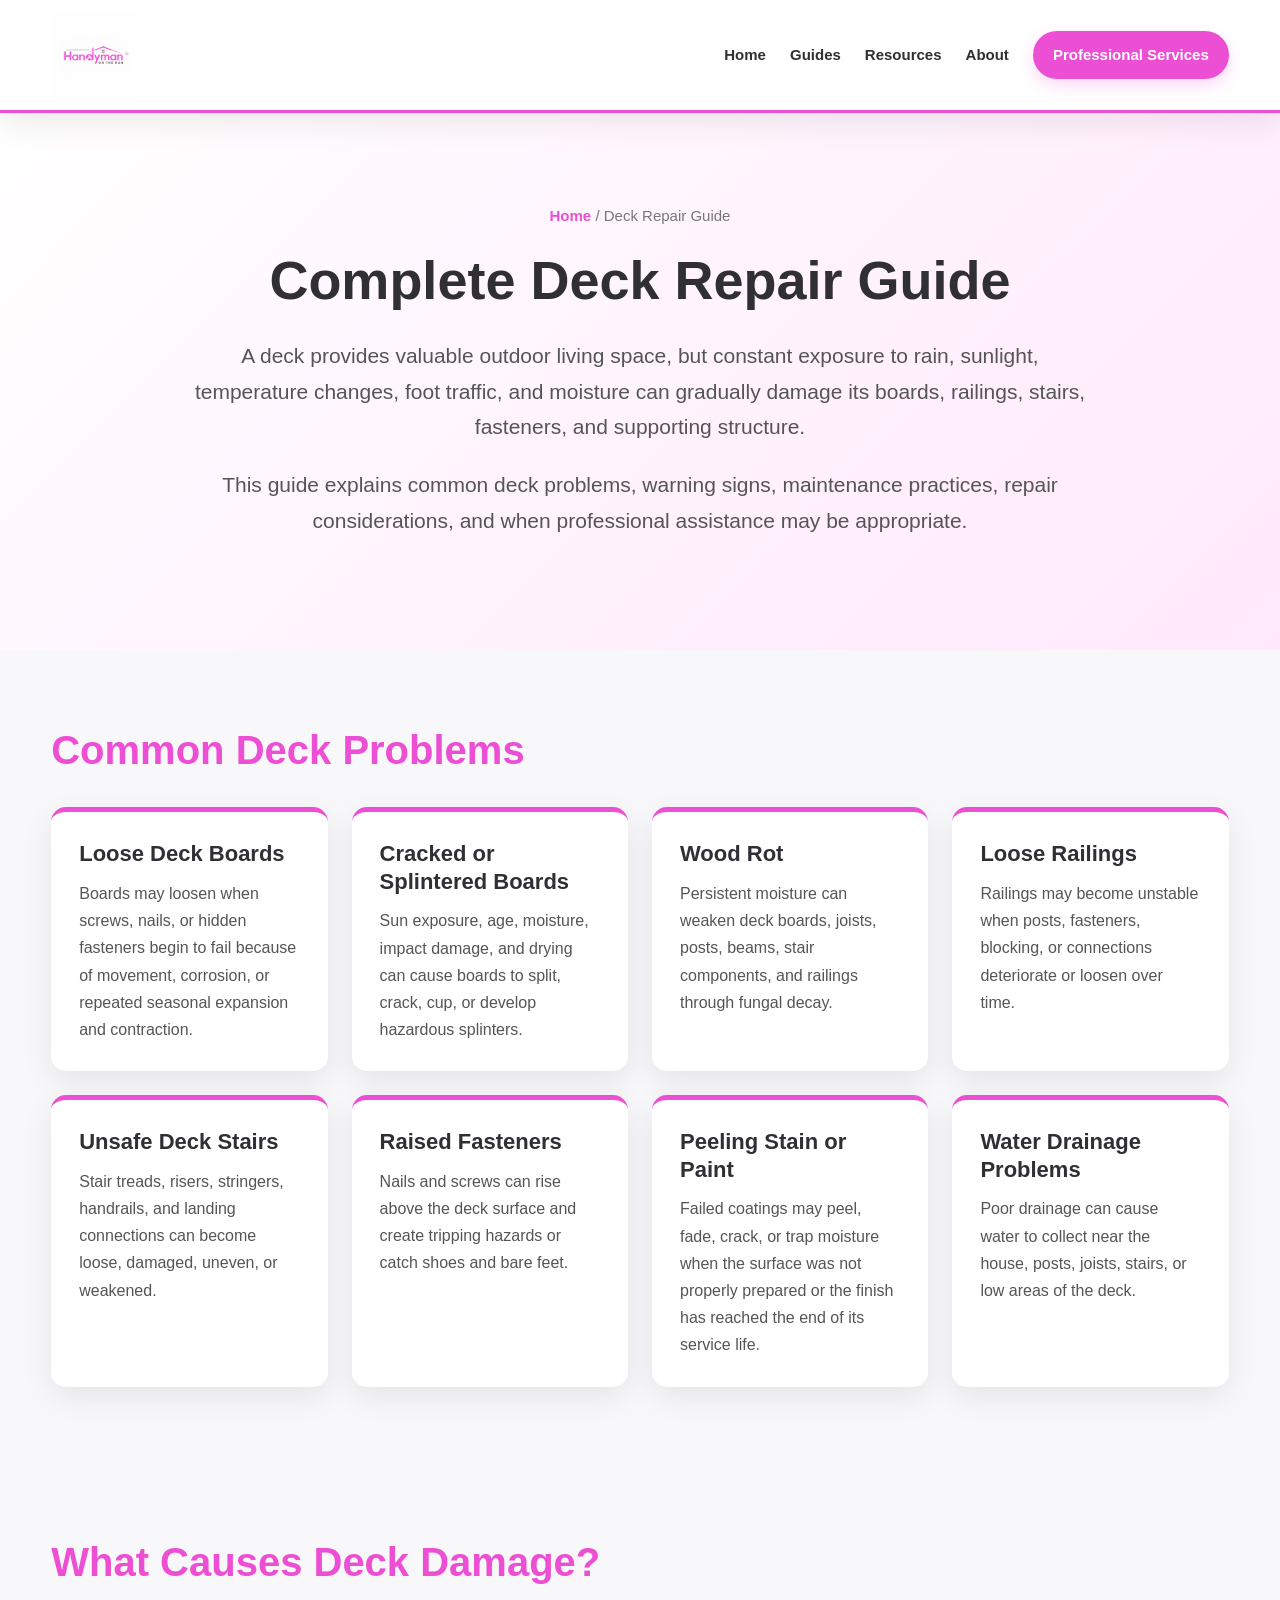
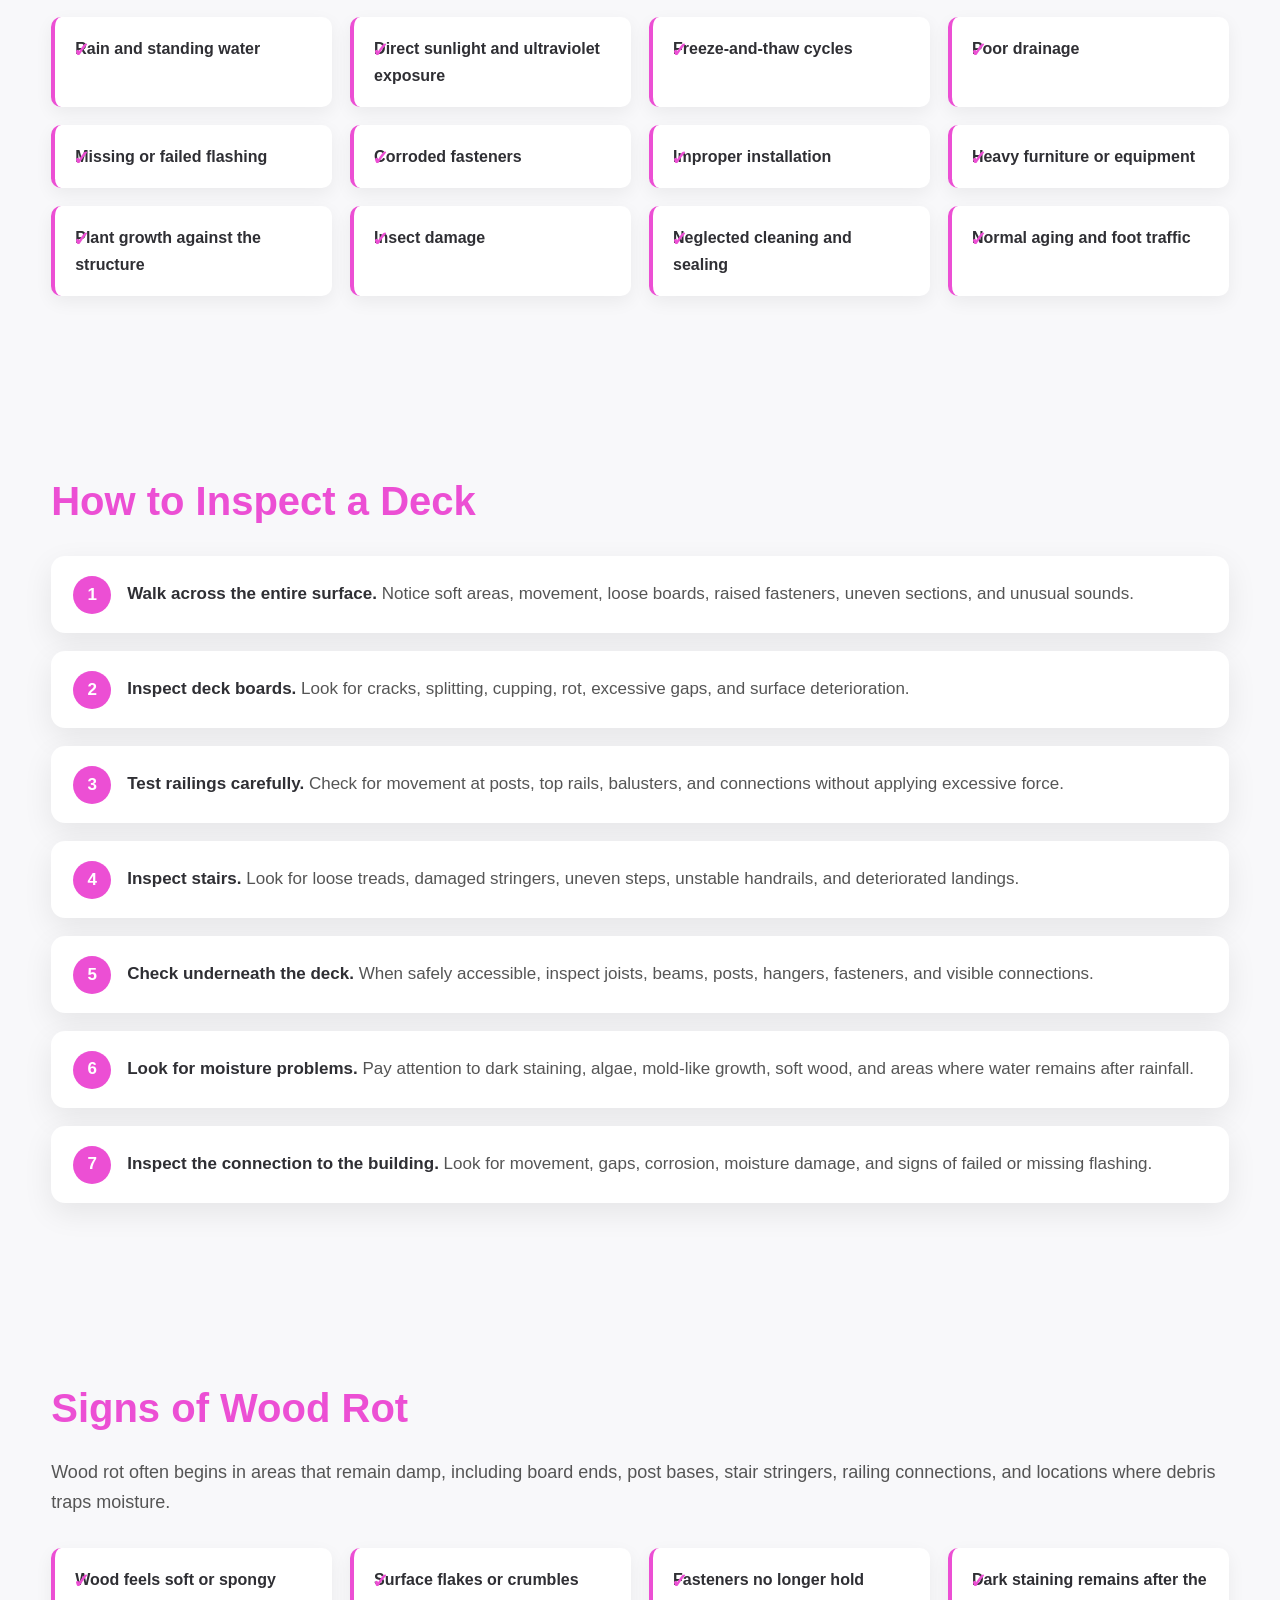
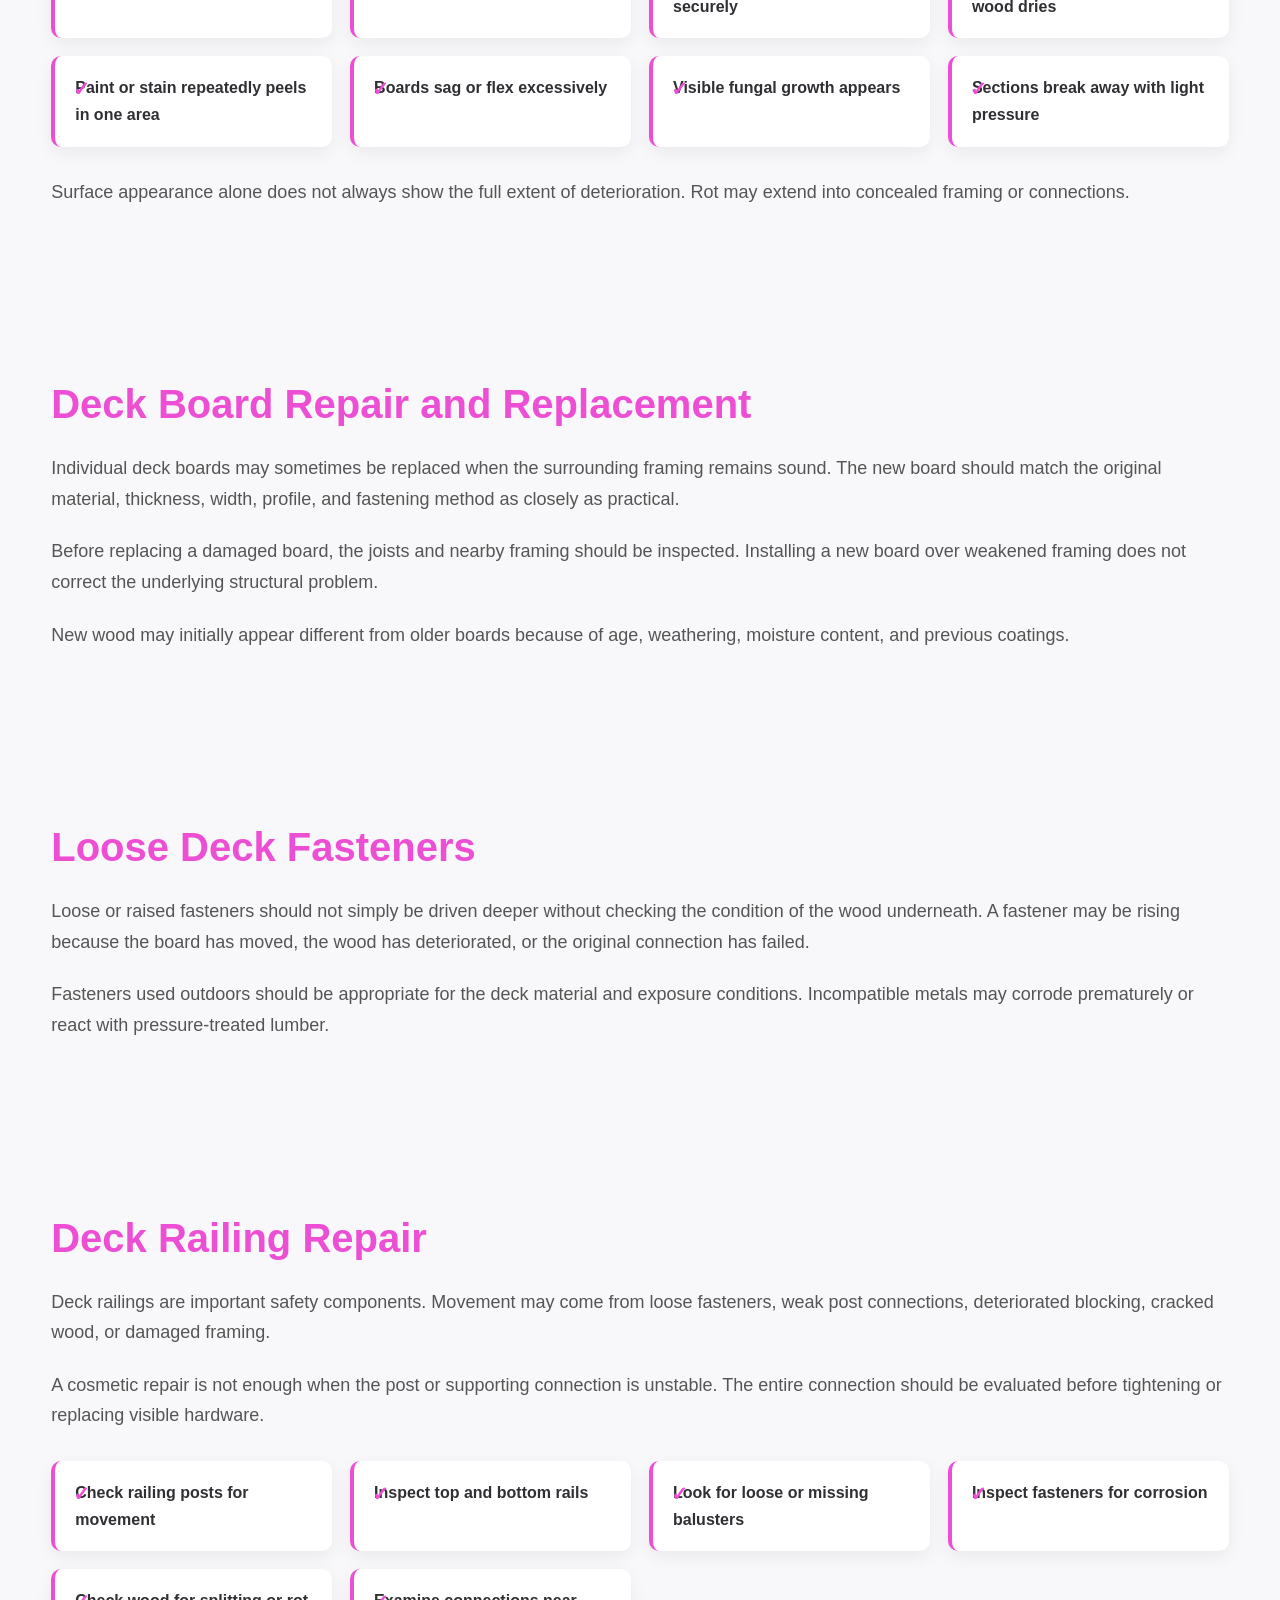
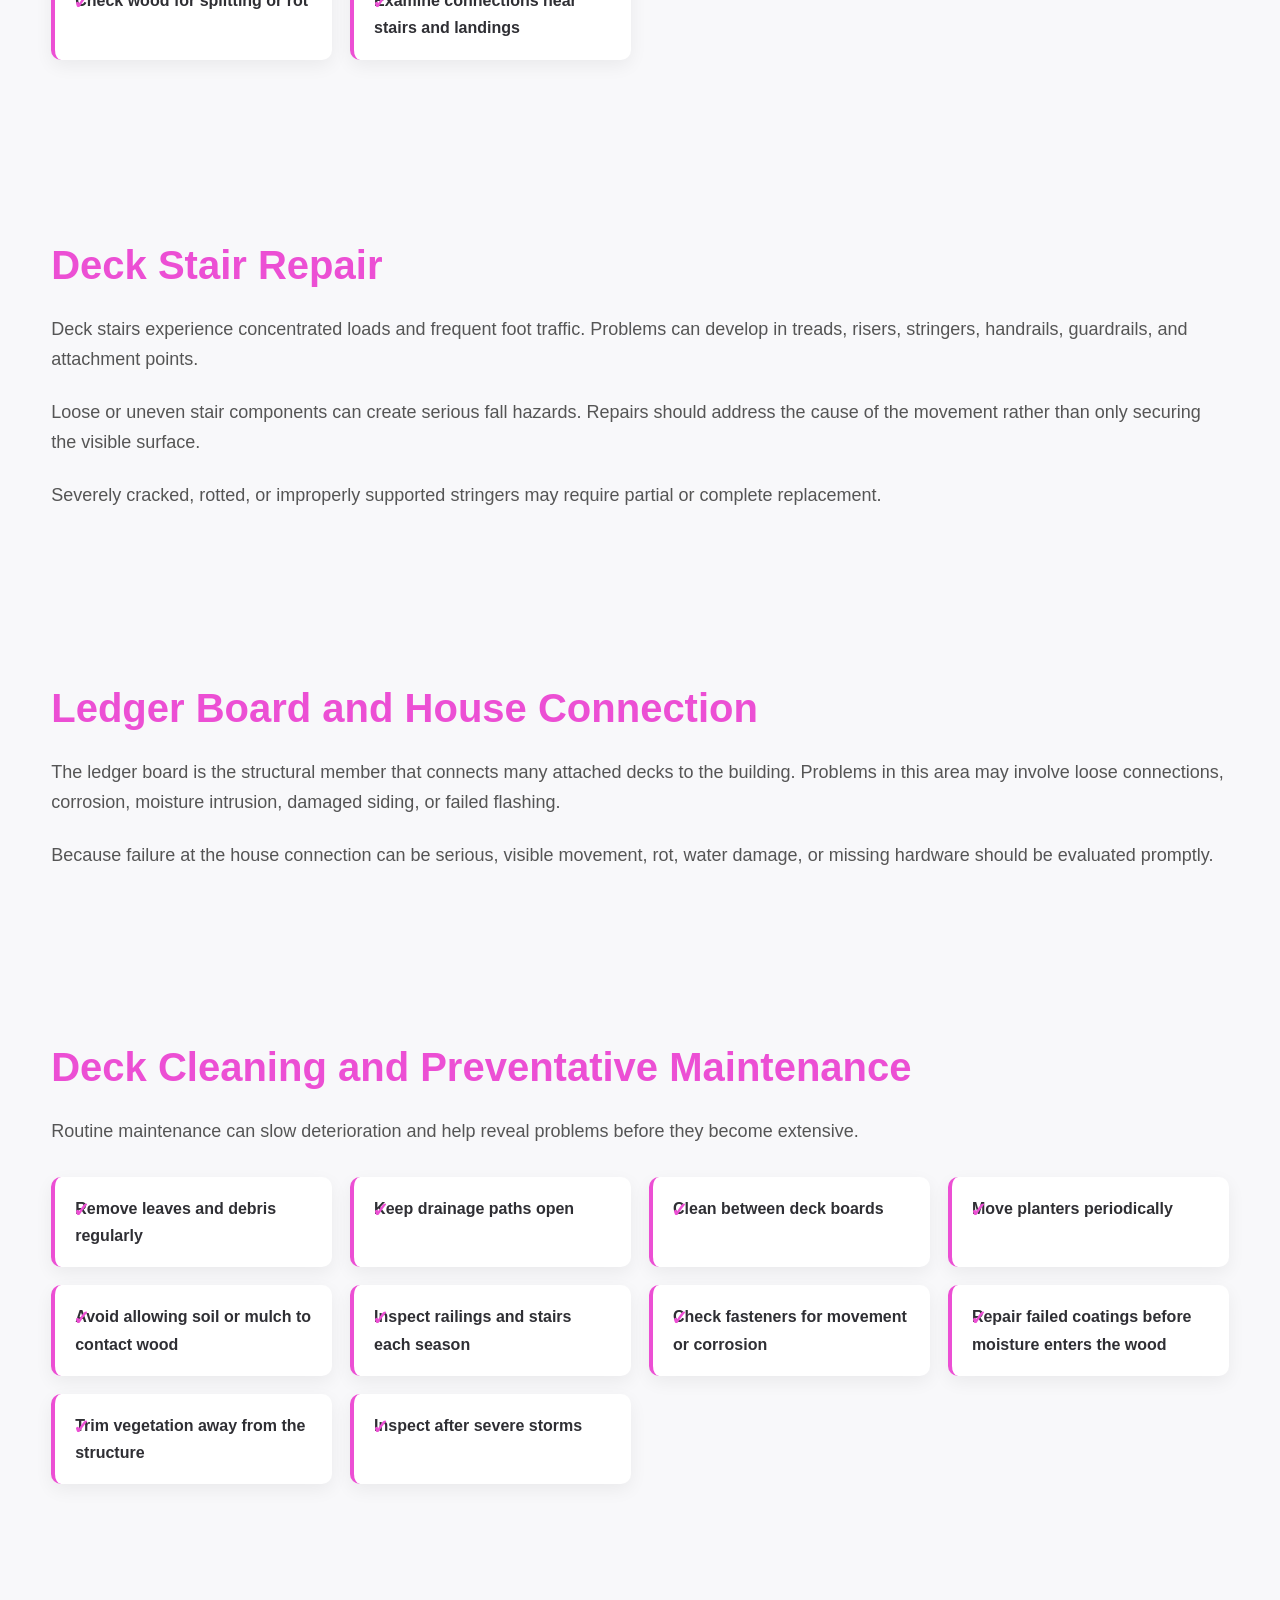
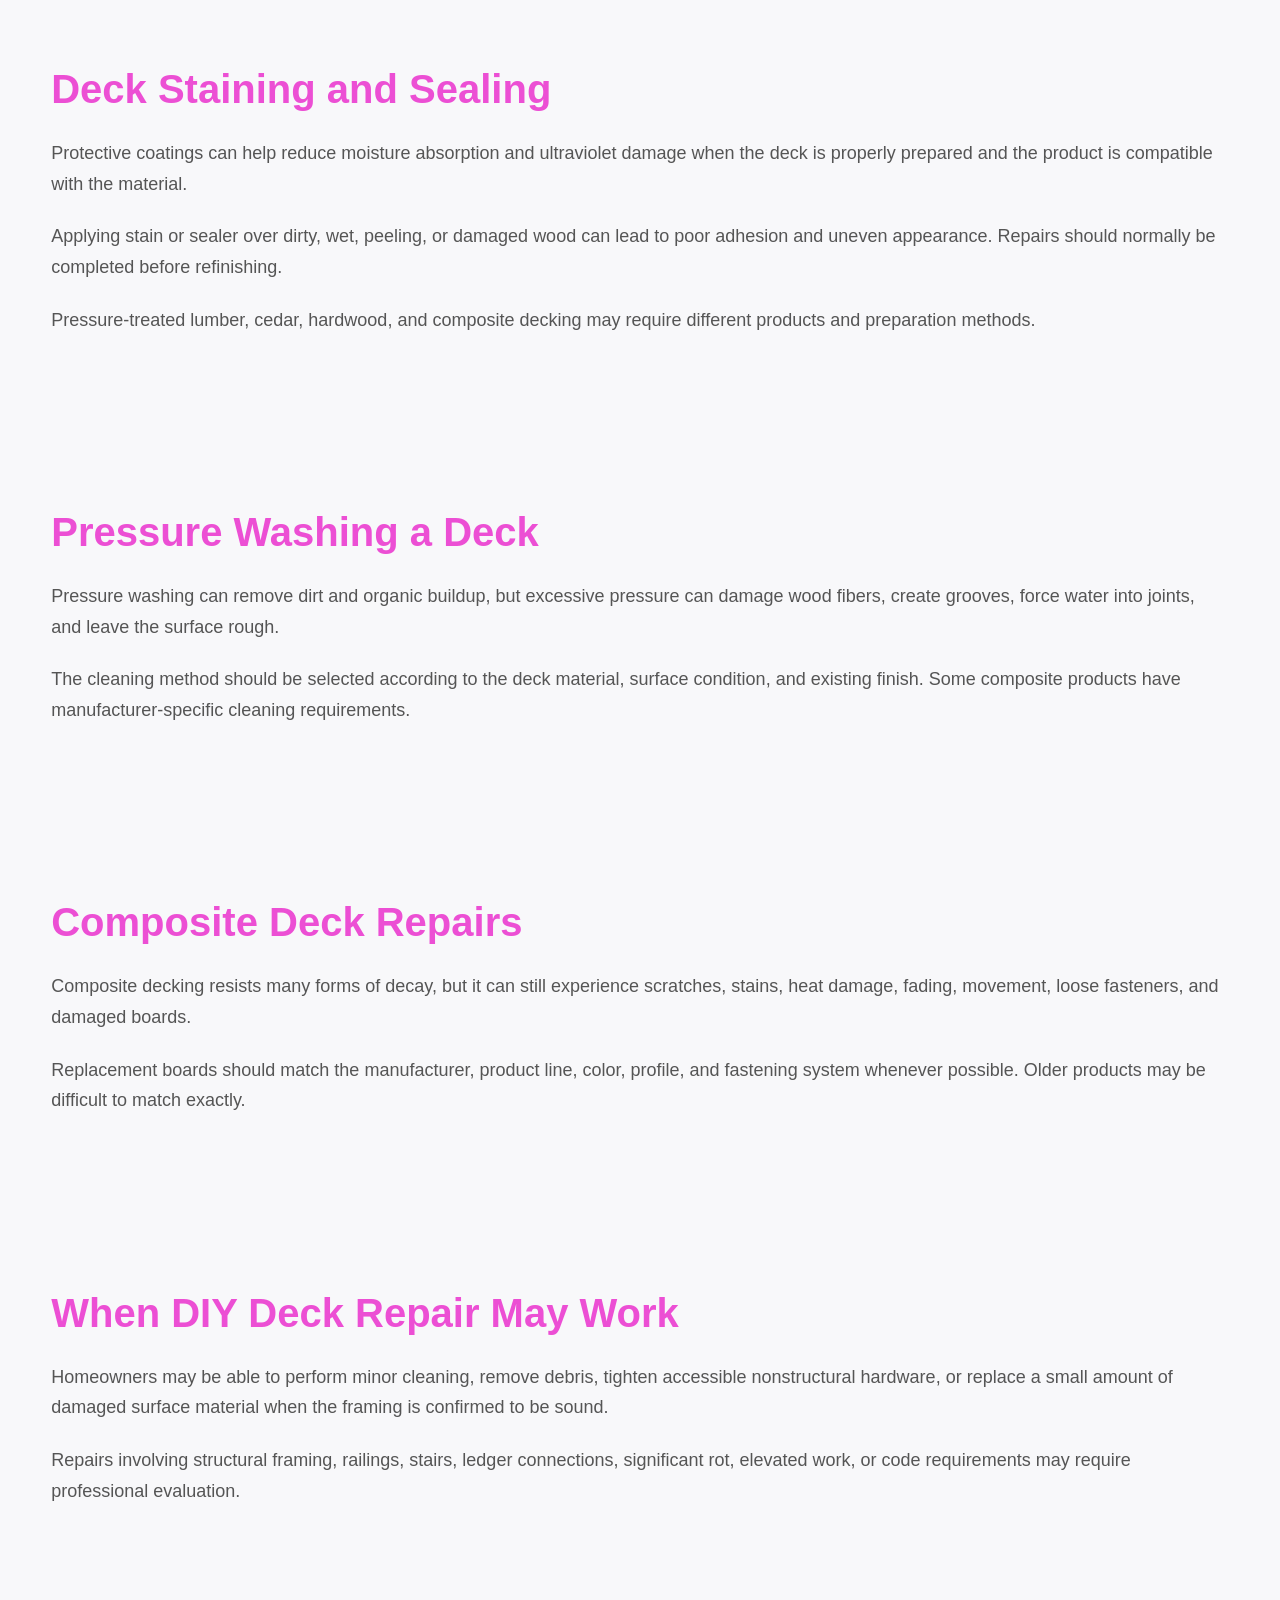
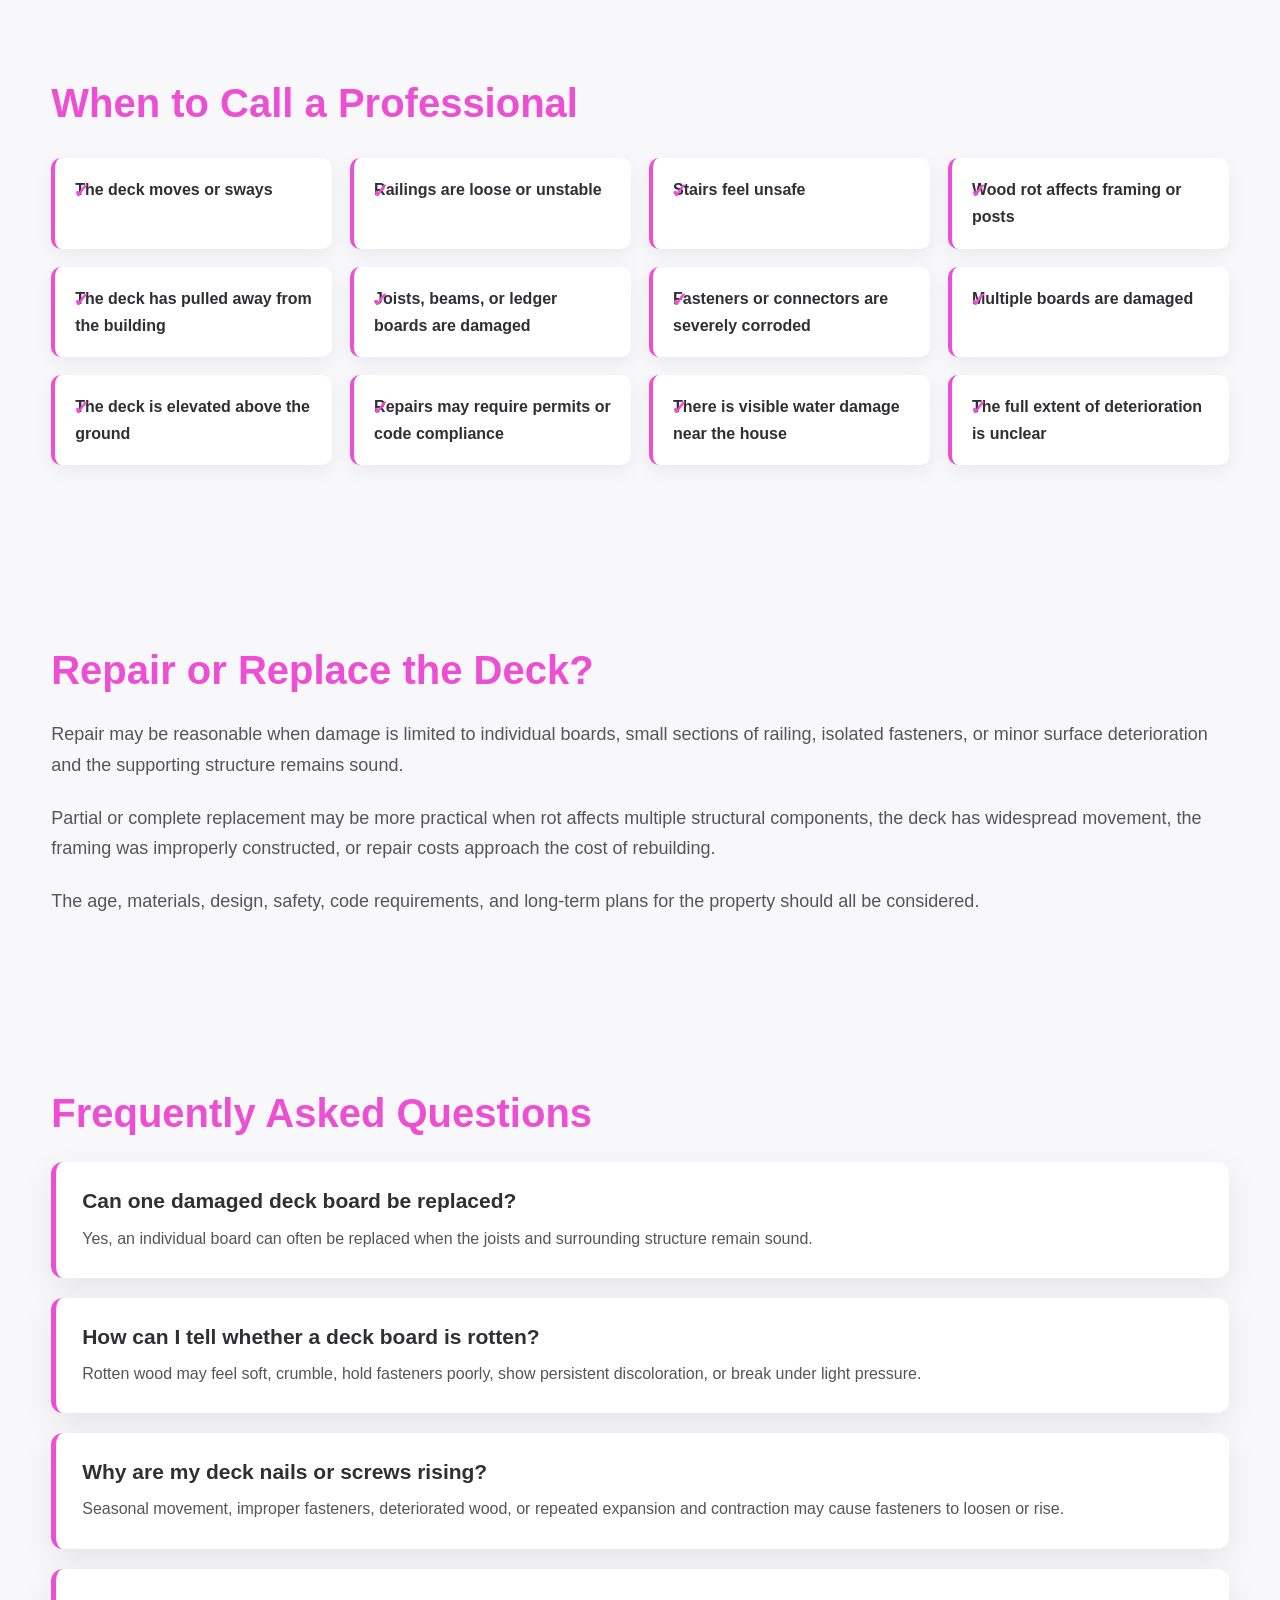
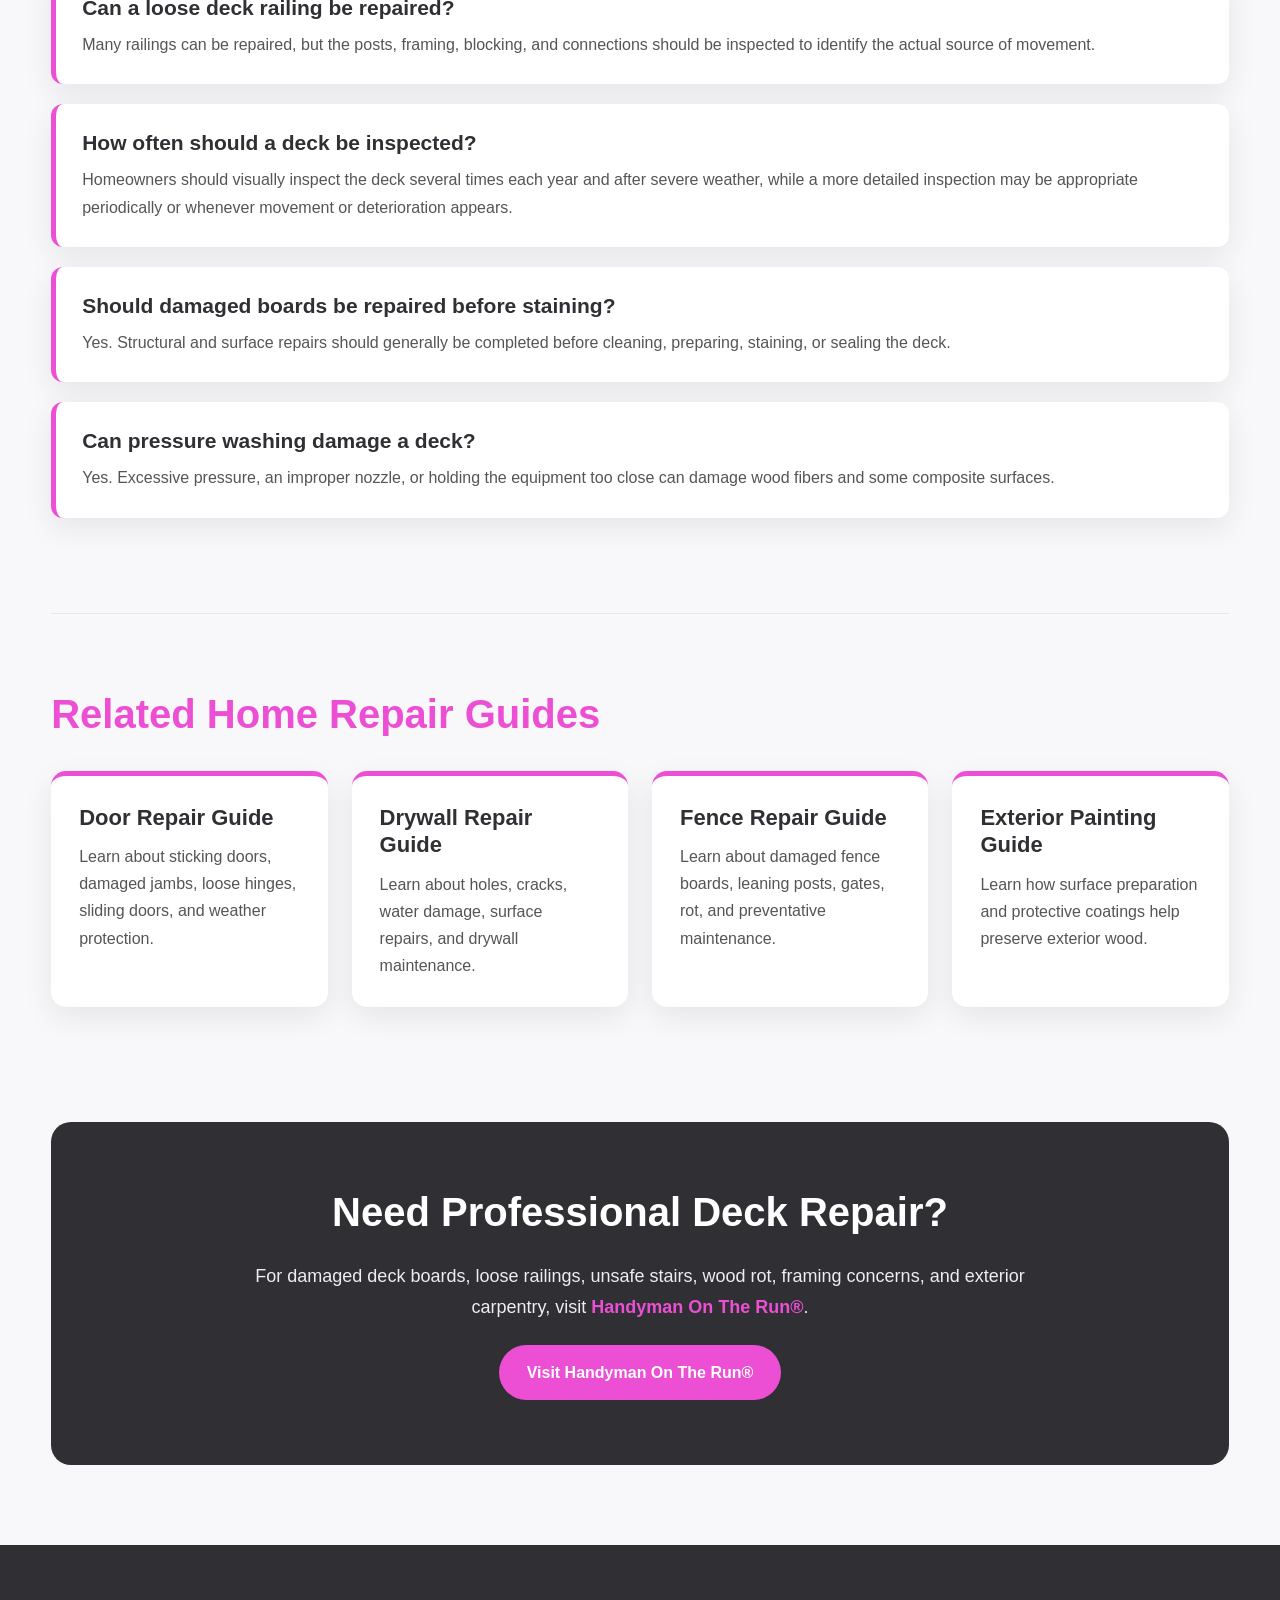
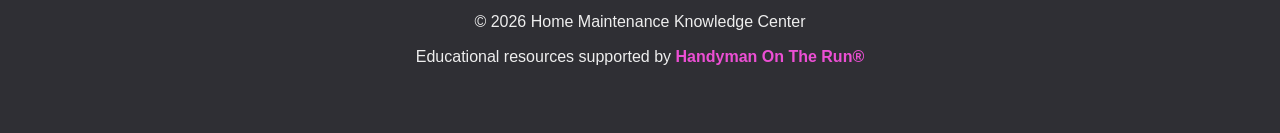
<file: deck-repair.html>
<!DOCTYPE html>
<html lang="en">

<head>

<meta charset="UTF-8">
<meta name="viewport" content="width=device-width, initial-scale=1.0">

<title>Deck Repair Guide | Home Maintenance Knowledge Center</title>

<meta name="description" content="Learn about common deck problems, damaged boards, loose railings, wood rot, unsafe stairs, surface wear, maintenance, and professional deck repair.">

<link rel="stylesheet" href="style.css">

</head>

<body>

<header class="site-header">

<div class="header-inner">

<a href="index.html">

<img
src="slogan.jpg"
class="site-logo"
alt="Handyman On The Run®">

</a>

<nav>

<a href="index.html">Home</a>

<a href="index.html#guides">Guides</a>

<a href="index.html#resources">Resources</a>

<a href="index.html#about">About</a>

<a
href="https://www.handymanontherun.com"
target="_blank"
rel="noopener noreferrer"
class="service-button">

Professional Services

</a>

</nav>

</div>

</header>

<main>

<section class="hero">

<p class="breadcrumb">

<a href="index.html">Home</a> / Deck Repair Guide

</p>

<h1>Complete Deck Repair Guide</h1>

<p>

A deck provides valuable outdoor living space, but constant exposure to rain, sunlight, temperature changes, foot traffic, and moisture can gradually damage its boards, railings, stairs, fasteners, and supporting structure.

</p>

<p>

This guide explains common deck problems, warning signs, maintenance practices, repair considerations, and when professional assistance may be appropriate.

</p>

</section>

<section>

<h2>Common Deck Problems</h2>

<div class="guide-grid">

<article class="guide-card">

<h3>Loose Deck Boards</h3>

<p>

Boards may loosen when screws, nails, or hidden fasteners begin to fail because of movement, corrosion, or repeated seasonal expansion and contraction.

</p>

</article>

<article class="guide-card">

<h3>Cracked or Splintered Boards</h3>

<p>

Sun exposure, age, moisture, impact damage, and drying can cause boards to split, crack, cup, or develop hazardous splinters.

</p>

</article>

<article class="guide-card">

<h3>Wood Rot</h3>

<p>

Persistent moisture can weaken deck boards, joists, posts, beams, stair components, and railings through fungal decay.

</p>

</article>

<article class="guide-card">

<h3>Loose Railings</h3>

<p>

Railings may become unstable when posts, fasteners, blocking, or connections deteriorate or loosen over time.

</p>

</article>

<article class="guide-card">

<h3>Unsafe Deck Stairs</h3>

<p>

Stair treads, risers, stringers, handrails, and landing connections can become loose, damaged, uneven, or weakened.

</p>

</article>

<article class="guide-card">

<h3>Raised Fasteners</h3>

<p>

Nails and screws can rise above the deck surface and create tripping hazards or catch shoes and bare feet.

</p>

</article>

<article class="guide-card">

<h3>Peeling Stain or Paint</h3>

<p>

Failed coatings may peel, fade, crack, or trap moisture when the surface was not properly prepared or the finish has reached the end of its service life.

</p>

</article>

<article class="guide-card">

<h3>Water Drainage Problems</h3>

<p>

Poor drainage can cause water to collect near the house, posts, joists, stairs, or low areas of the deck.

</p>

</article>

</div>

</section>

<section>

<h2>What Causes Deck Damage?</h2>

<ul class="checklist">

<li>Rain and standing water</li>

<li>Direct sunlight and ultraviolet exposure</li>

<li>Freeze-and-thaw cycles</li>

<li>Poor drainage</li>

<li>Missing or failed flashing</li>

<li>Corroded fasteners</li>

<li>Improper installation</li>

<li>Heavy furniture or equipment</li>

<li>Plant growth against the structure</li>

<li>Insect damage</li>

<li>Neglected cleaning and sealing</li>

<li>Normal aging and foot traffic</li>

</ul>

</section>

<section>

<h2>How to Inspect a Deck</h2>

<ol class="numbered-steps">

<li>

<strong>Walk across the entire surface.</strong>

Notice soft areas, movement, loose boards, raised fasteners, uneven sections, and unusual sounds.

</li>

<li>

<strong>Inspect deck boards.</strong>

Look for cracks, splitting, cupping, rot, excessive gaps, and surface deterioration.

</li>

<li>

<strong>Test railings carefully.</strong>

Check for movement at posts, top rails, balusters, and connections without applying excessive force.

</li>

<li>

<strong>Inspect stairs.</strong>

Look for loose treads, damaged stringers, uneven steps, unstable handrails, and deteriorated landings.

</li>

<li>

<strong>Check underneath the deck.</strong>

When safely accessible, inspect joists, beams, posts, hangers, fasteners, and visible connections.

</li>

<li>

<strong>Look for moisture problems.</strong>

Pay attention to dark staining, algae, mold-like growth, soft wood, and areas where water remains after rainfall.

</li>

<li>

<strong>Inspect the connection to the building.</strong>

Look for movement, gaps, corrosion, moisture damage, and signs of failed or missing flashing.

</li>

</ol>

</section>

<section>

<h2>Signs of Wood Rot</h2>

<p>

Wood rot often begins in areas that remain damp, including board ends, post bases, stair stringers, railing connections, and locations where debris traps moisture.

</p>

<ul class="checklist">

<li>Wood feels soft or spongy</li>

<li>Surface flakes or crumbles</li>

<li>Fasteners no longer hold securely</li>

<li>Dark staining remains after the wood dries</li>

<li>Paint or stain repeatedly peels in one area</li>

<li>Boards sag or flex excessively</li>

<li>Visible fungal growth appears</li>

<li>Sections break away with light pressure</li>

</ul>

<p>

Surface appearance alone does not always show the full extent of deterioration. Rot may extend into concealed framing or connections.

</p>

</section>

<section>

<h2>Deck Board Repair and Replacement</h2>

<p>

Individual deck boards may sometimes be replaced when the surrounding framing remains sound. The new board should match the original material, thickness, width, profile, and fastening method as closely as practical.

</p>

<p>

Before replacing a damaged board, the joists and nearby framing should be inspected. Installing a new board over weakened framing does not correct the underlying structural problem.

</p>

<p>

New wood may initially appear different from older boards because of age, weathering, moisture content, and previous coatings.

</p>

</section>

<section>

<h2>Loose Deck Fasteners</h2>

<p>

Loose or raised fasteners should not simply be driven deeper without checking the condition of the wood underneath. A fastener may be rising because the board has moved, the wood has deteriorated, or the original connection has failed.

</p>

<p>

Fasteners used outdoors should be appropriate for the deck material and exposure conditions. Incompatible metals may corrode prematurely or react with pressure-treated lumber.

</p>

</section>

<section>

<h2>Deck Railing Repair</h2>

<p>

Deck railings are important safety components. Movement may come from loose fasteners, weak post connections, deteriorated blocking, cracked wood, or damaged framing.

</p>

<p>

A cosmetic repair is not enough when the post or supporting connection is unstable. The entire connection should be evaluated before tightening or replacing visible hardware.

</p>

<ul class="checklist">

<li>Check railing posts for movement</li>

<li>Inspect top and bottom rails</li>

<li>Look for loose or missing balusters</li>

<li>Inspect fasteners for corrosion</li>

<li>Check wood for splitting or rot</li>

<li>Examine connections near stairs and landings</li>

</ul>

</section>

<section>

<h2>Deck Stair Repair</h2>

<p>

Deck stairs experience concentrated loads and frequent foot traffic. Problems can develop in treads, risers, stringers, handrails, guardrails, and attachment points.

</p>

<p>

Loose or uneven stair components can create serious fall hazards. Repairs should address the cause of the movement rather than only securing the visible surface.

</p>

<p>

Severely cracked, rotted, or improperly supported stringers may require partial or complete replacement.

</p>

</section>

<section>

<h2>Ledger Board and House Connection</h2>

<p>

The ledger board is the structural member that connects many attached decks to the building. Problems in this area may involve loose connections, corrosion, moisture intrusion, damaged siding, or failed flashing.

</p>

<p>

Because failure at the house connection can be serious, visible movement, rot, water damage, or missing hardware should be evaluated promptly.

</p>

</section>

<section>

<h2>Deck Cleaning and Preventative Maintenance</h2>

<p>

Routine maintenance can slow deterioration and help reveal problems before they become extensive.

</p>

<ul class="checklist">

<li>Remove leaves and debris regularly</li>

<li>Keep drainage paths open</li>

<li>Clean between deck boards</li>

<li>Move planters periodically</li>

<li>Avoid allowing soil or mulch to contact wood</li>

<li>Inspect railings and stairs each season</li>

<li>Check fasteners for movement or corrosion</li>

<li>Repair failed coatings before moisture enters the wood</li>

<li>Trim vegetation away from the structure</li>

<li>Inspect after severe storms</li>

</ul>

</section>

<section>

<h2>Deck Staining and Sealing</h2>

<p>

Protective coatings can help reduce moisture absorption and ultraviolet damage when the deck is properly prepared and the product is compatible with the material.

</p>

<p>

Applying stain or sealer over dirty, wet, peeling, or damaged wood can lead to poor adhesion and uneven appearance. Repairs should normally be completed before refinishing.

</p>

<p>

Pressure-treated lumber, cedar, hardwood, and composite decking may require different products and preparation methods.

</p>

</section>

<section>

<h2>Pressure Washing a Deck</h2>

<p>

Pressure washing can remove dirt and organic buildup, but excessive pressure can damage wood fibers, create grooves, force water into joints, and leave the surface rough.

</p>

<p>

The cleaning method should be selected according to the deck material, surface condition, and existing finish. Some composite products have manufacturer-specific cleaning requirements.

</p>

</section>

<section>

<h2>Composite Deck Repairs</h2>

<p>

Composite decking resists many forms of decay, but it can still experience scratches, stains, heat damage, fading, movement, loose fasteners, and damaged boards.

</p>

<p>

Replacement boards should match the manufacturer, product line, color, profile, and fastening system whenever possible. Older products may be difficult to match exactly.

</p>

</section>

<section>

<h2>When DIY Deck Repair May Work</h2>

<p>

Homeowners may be able to perform minor cleaning, remove debris, tighten accessible nonstructural hardware, or replace a small amount of damaged surface material when the framing is confirmed to be sound.

</p>

<p>

Repairs involving structural framing, railings, stairs, ledger connections, significant rot, elevated work, or code requirements may require professional evaluation.

</p>

</section>

<section>

<h2>When to Call a Professional</h2>

<ul class="checklist">

<li>The deck moves or sways</li>

<li>Railings are loose or unstable</li>

<li>Stairs feel unsafe</li>

<li>Wood rot affects framing or posts</li>

<li>The deck has pulled away from the building</li>

<li>Joists, beams, or ledger boards are damaged</li>

<li>Fasteners or connectors are severely corroded</li>

<li>Multiple boards are damaged</li>

<li>The deck is elevated above the ground</li>

<li>Repairs may require permits or code compliance</li>

<li>There is visible water damage near the house</li>

<li>The full extent of deterioration is unclear</li>

</ul>

</section>

<section>

<h2>Repair or Replace the Deck?</h2>

<p>

Repair may be reasonable when damage is limited to individual boards, small sections of railing, isolated fasteners, or minor surface deterioration and the supporting structure remains sound.

</p>

<p>

Partial or complete replacement may be more practical when rot affects multiple structural components, the deck has widespread movement, the framing was improperly constructed, or repair costs approach the cost of rebuilding.

</p>

<p>

The age, materials, design, safety, code requirements, and long-term plans for the property should all be considered.

</p>

</section>

<section>

<h2>Frequently Asked Questions</h2>

<div class="faq-item">

<h3>Can one damaged deck board be replaced?</h3>

<p>

Yes, an individual board can often be replaced when the joists and surrounding structure remain sound.

</p>

</div>

<div class="faq-item">

<h3>How can I tell whether a deck board is rotten?</h3>

<p>

Rotten wood may feel soft, crumble, hold fasteners poorly, show persistent discoloration, or break under light pressure.

</p>

</div>

<div class="faq-item">

<h3>Why are my deck nails or screws rising?</h3>

<p>

Seasonal movement, improper fasteners, deteriorated wood, or repeated expansion and contraction may cause fasteners to loosen or rise.

</p>

</div>

<div class="faq-item">

<h3>Can a loose deck railing be repaired?</h3>

<p>

Many railings can be repaired, but the posts, framing, blocking, and connections should be inspected to identify the actual source of movement.

</p>

</div>

<div class="faq-item">

<h3>How often should a deck be inspected?</h3>

<p>

Homeowners should visually inspect the deck several times each year and after severe weather, while a more detailed inspection may be appropriate periodically or whenever movement or deterioration appears.

</p>

</div>

<div class="faq-item">

<h3>Should damaged boards be repaired before staining?</h3>

<p>

Yes. Structural and surface repairs should generally be completed before cleaning, preparing, staining, or sealing the deck.

</p>

</div>

<div class="faq-item">

<h3>Can pressure washing damage a deck?</h3>

<p>

Yes. Excessive pressure, an improper nozzle, or holding the equipment too close can damage wood fibers and some composite surfaces.

</p>

</div>

</section>

<section class="related-guides">

<h2>Related Home Repair Guides</h2>

<div class="guide-grid">

<article class="guide-card">

<h3>

<a href="door-repair.html">Door Repair Guide</a>

</h3>

<p>

Learn about sticking doors, damaged jambs, loose hinges, sliding doors, and weather protection.

</p>

</article>

<article class="guide-card">

<h3>

<a href="drywall-repair.html">Drywall Repair Guide</a>

</h3>

<p>

Learn about holes, cracks, water damage, surface repairs, and drywall maintenance.

</p>

</article>

<article class="guide-card">

<h3>Fence Repair Guide</h3>

<p>

Learn about damaged fence boards, leaning posts, gates, rot, and preventative maintenance.

</p>

</article>

<article class="guide-card">

<h3>Exterior Painting Guide</h3>

<p>

Learn how surface preparation and protective coatings help preserve exterior wood.

</p>

</article>

</div>

</section>

<section class="cta-section">

<h2>Need Professional Deck Repair?</h2>

<p>

For damaged deck boards, loose railings, unsafe stairs, wood rot, framing concerns, and exterior carpentry, visit <strong>Handyman On The Run®</strong>.

</p>

<a
href="https://www.handymanontherun.com"
target="_blank"
rel="noopener noreferrer"
class="service-button">

Visit Handyman On The Run®

</a>

</section>

</main>

<footer>

<p>

© 2026 Home Maintenance Knowledge Center

</p>

<p>

Educational resources supported by

<a
href="https://www.handymanontherun.com"
target="_blank"
rel="noopener noreferrer">

Handyman On The Run®

</a>

</p>

</footer>

</body>

</html>
</file>
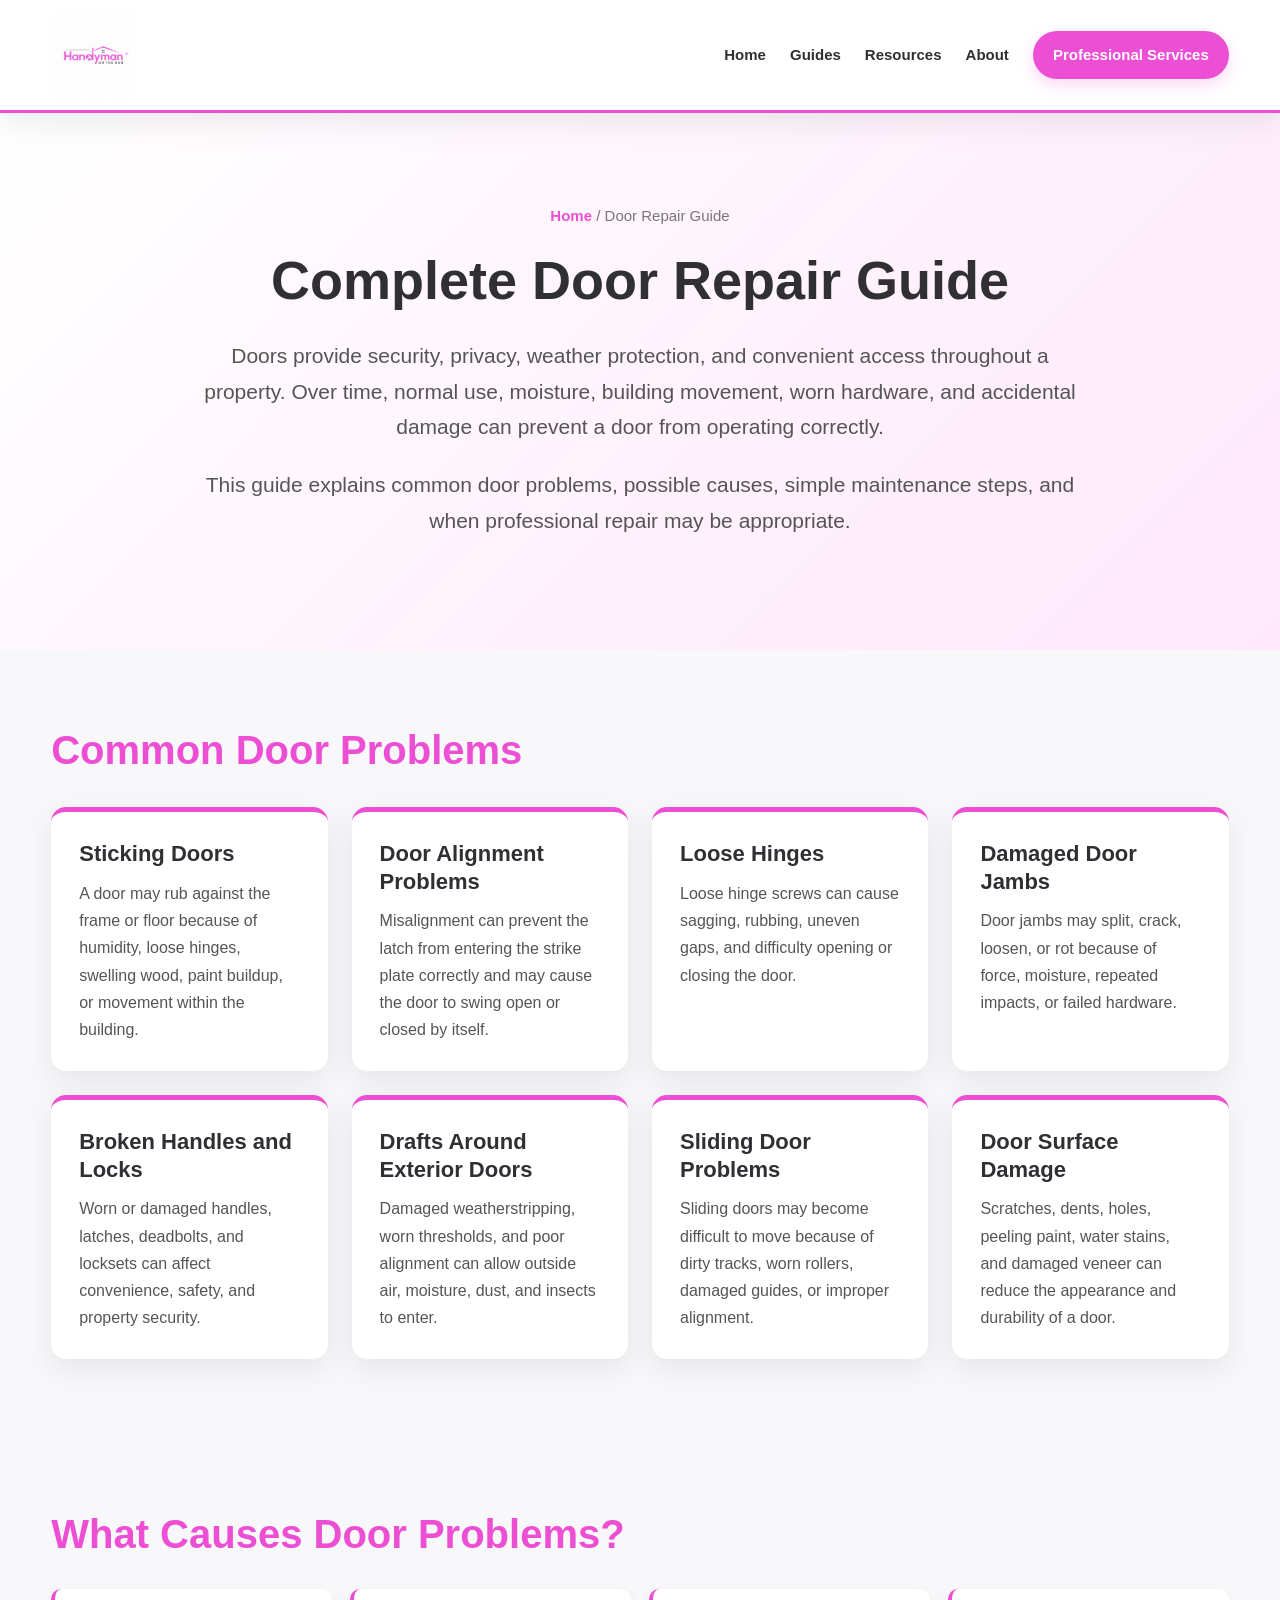
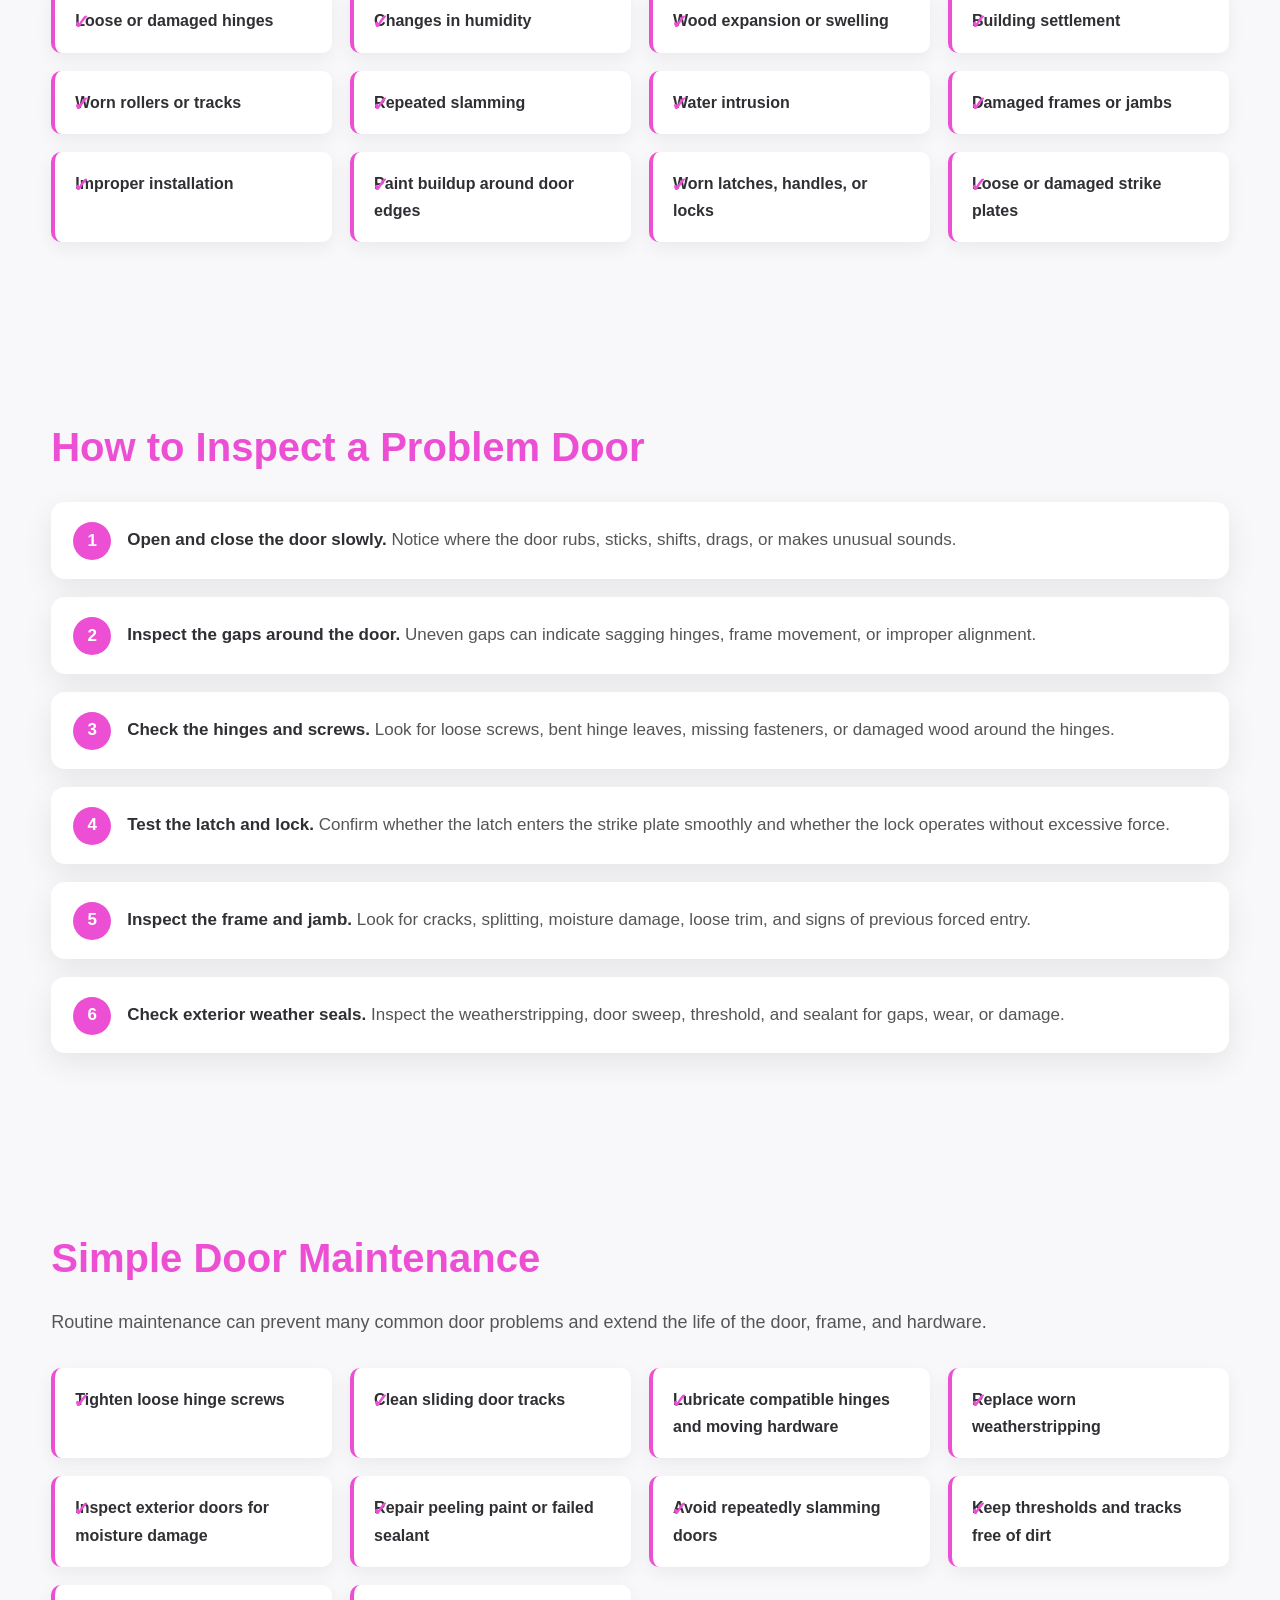
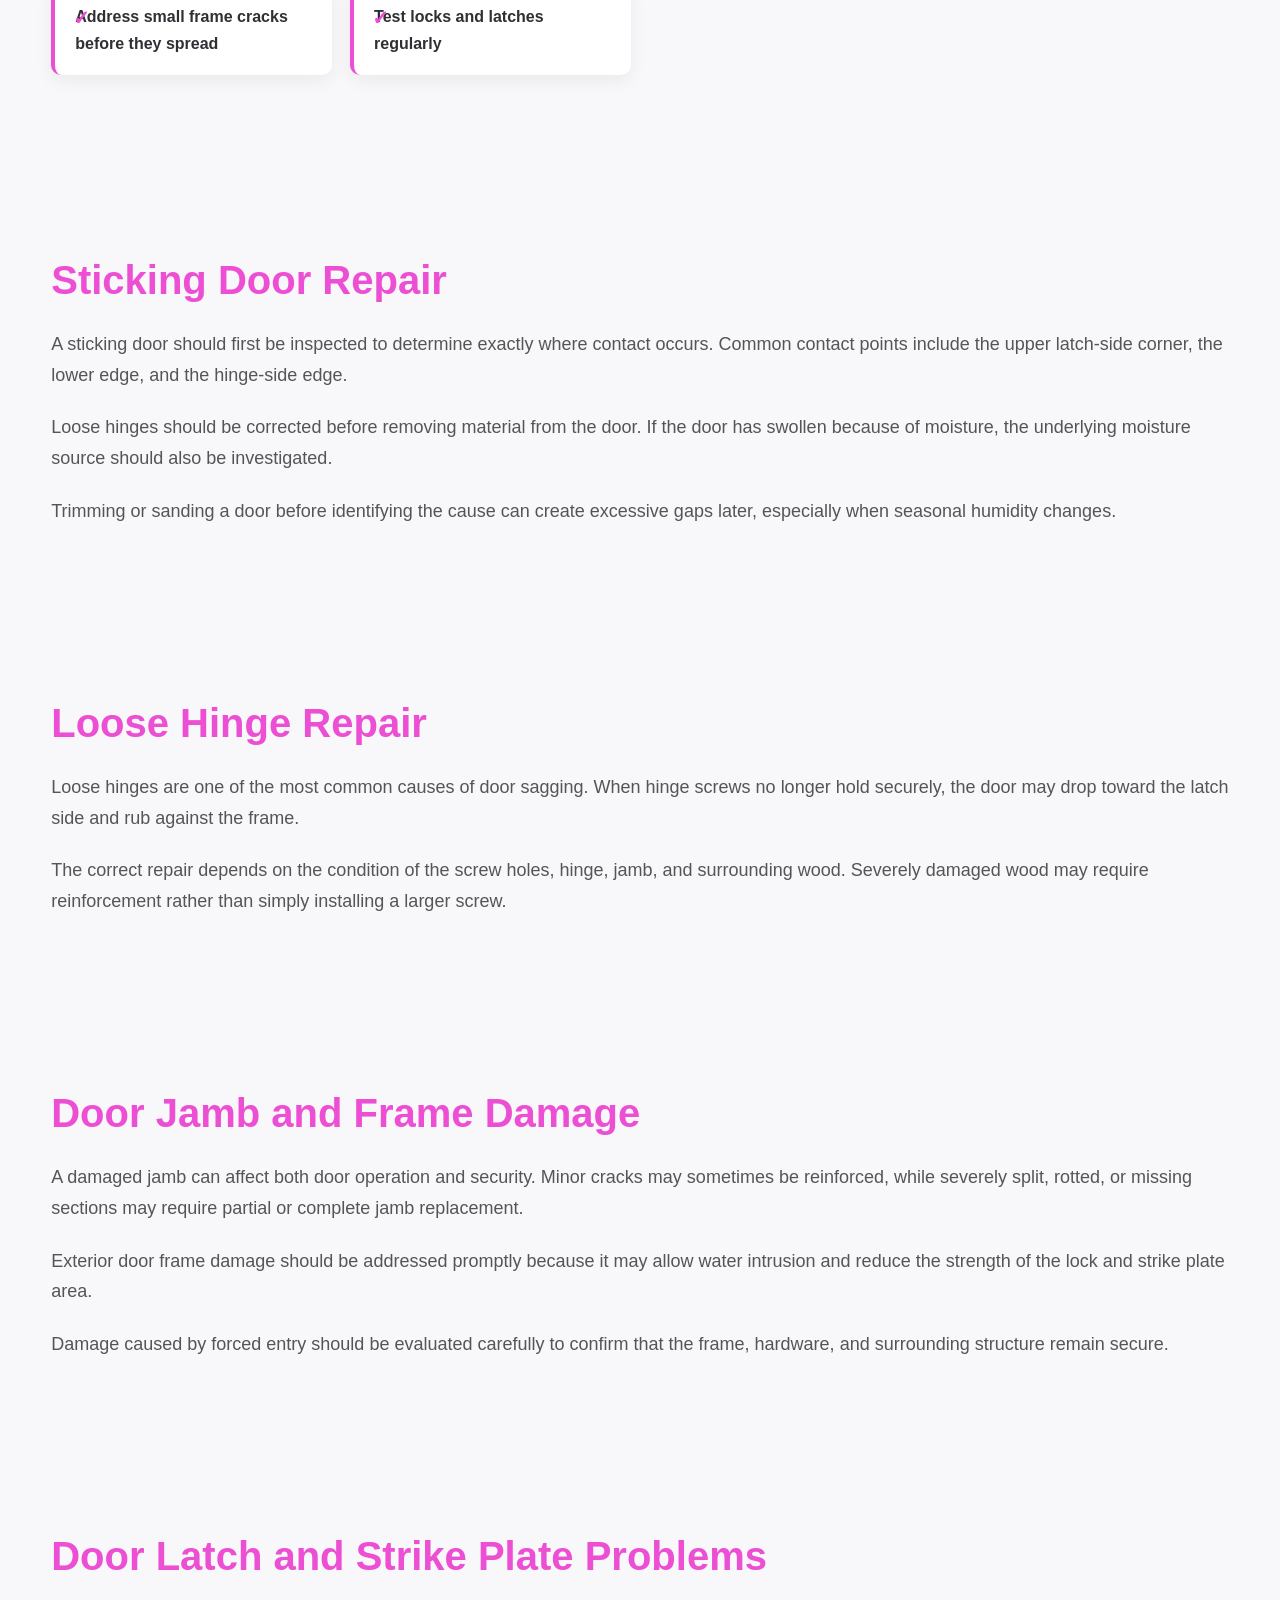
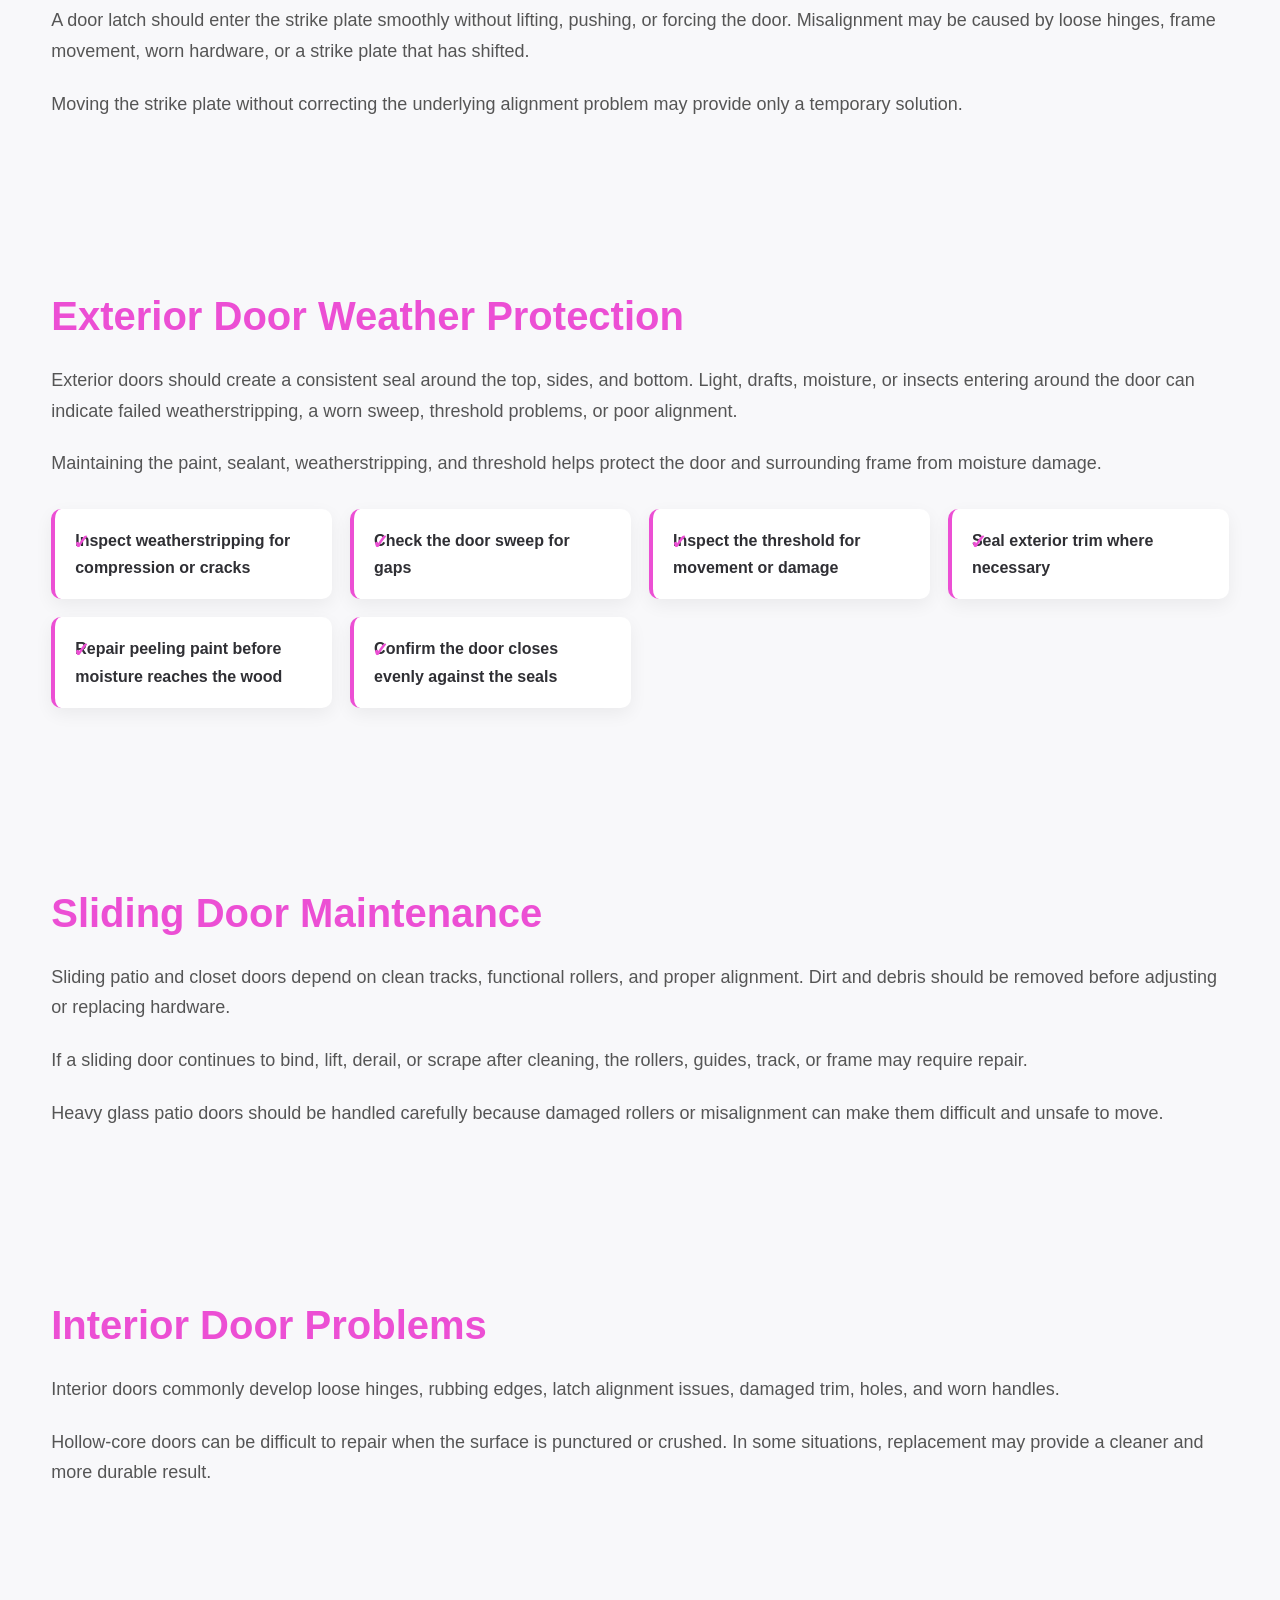
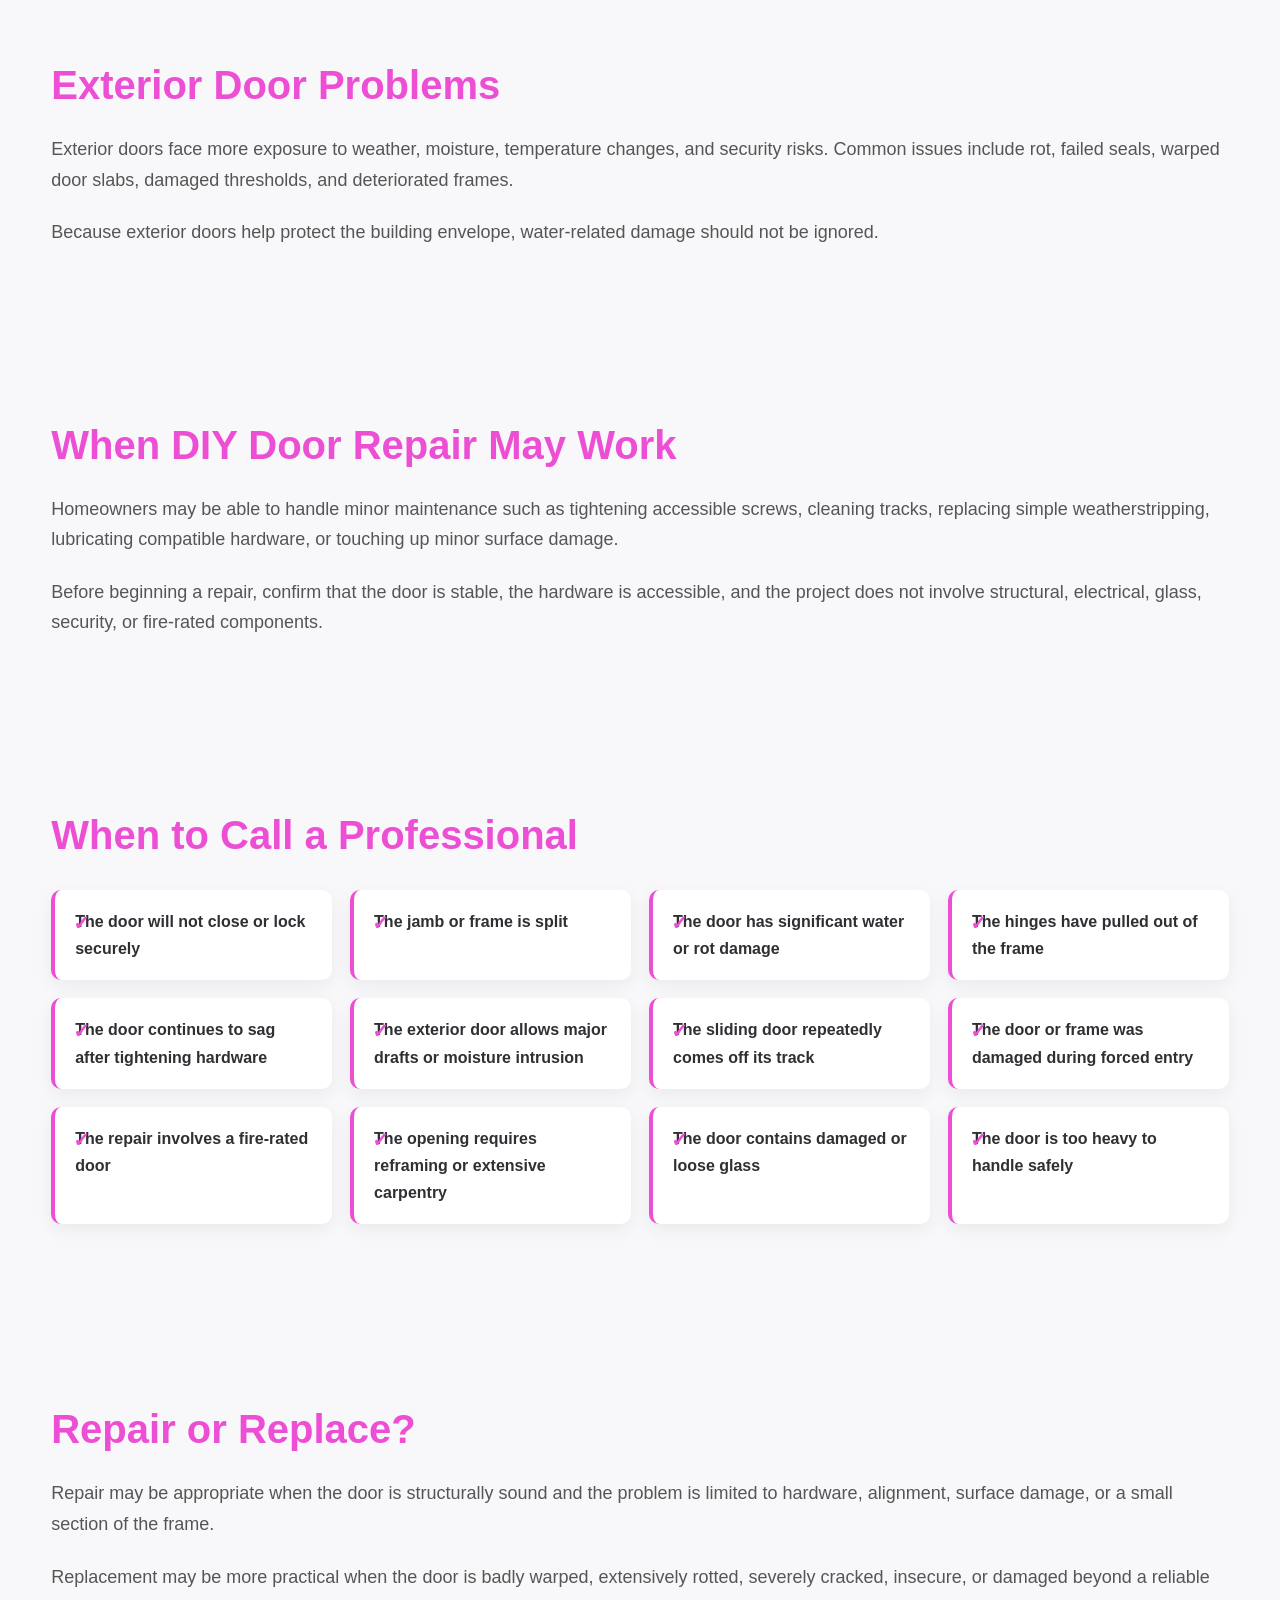
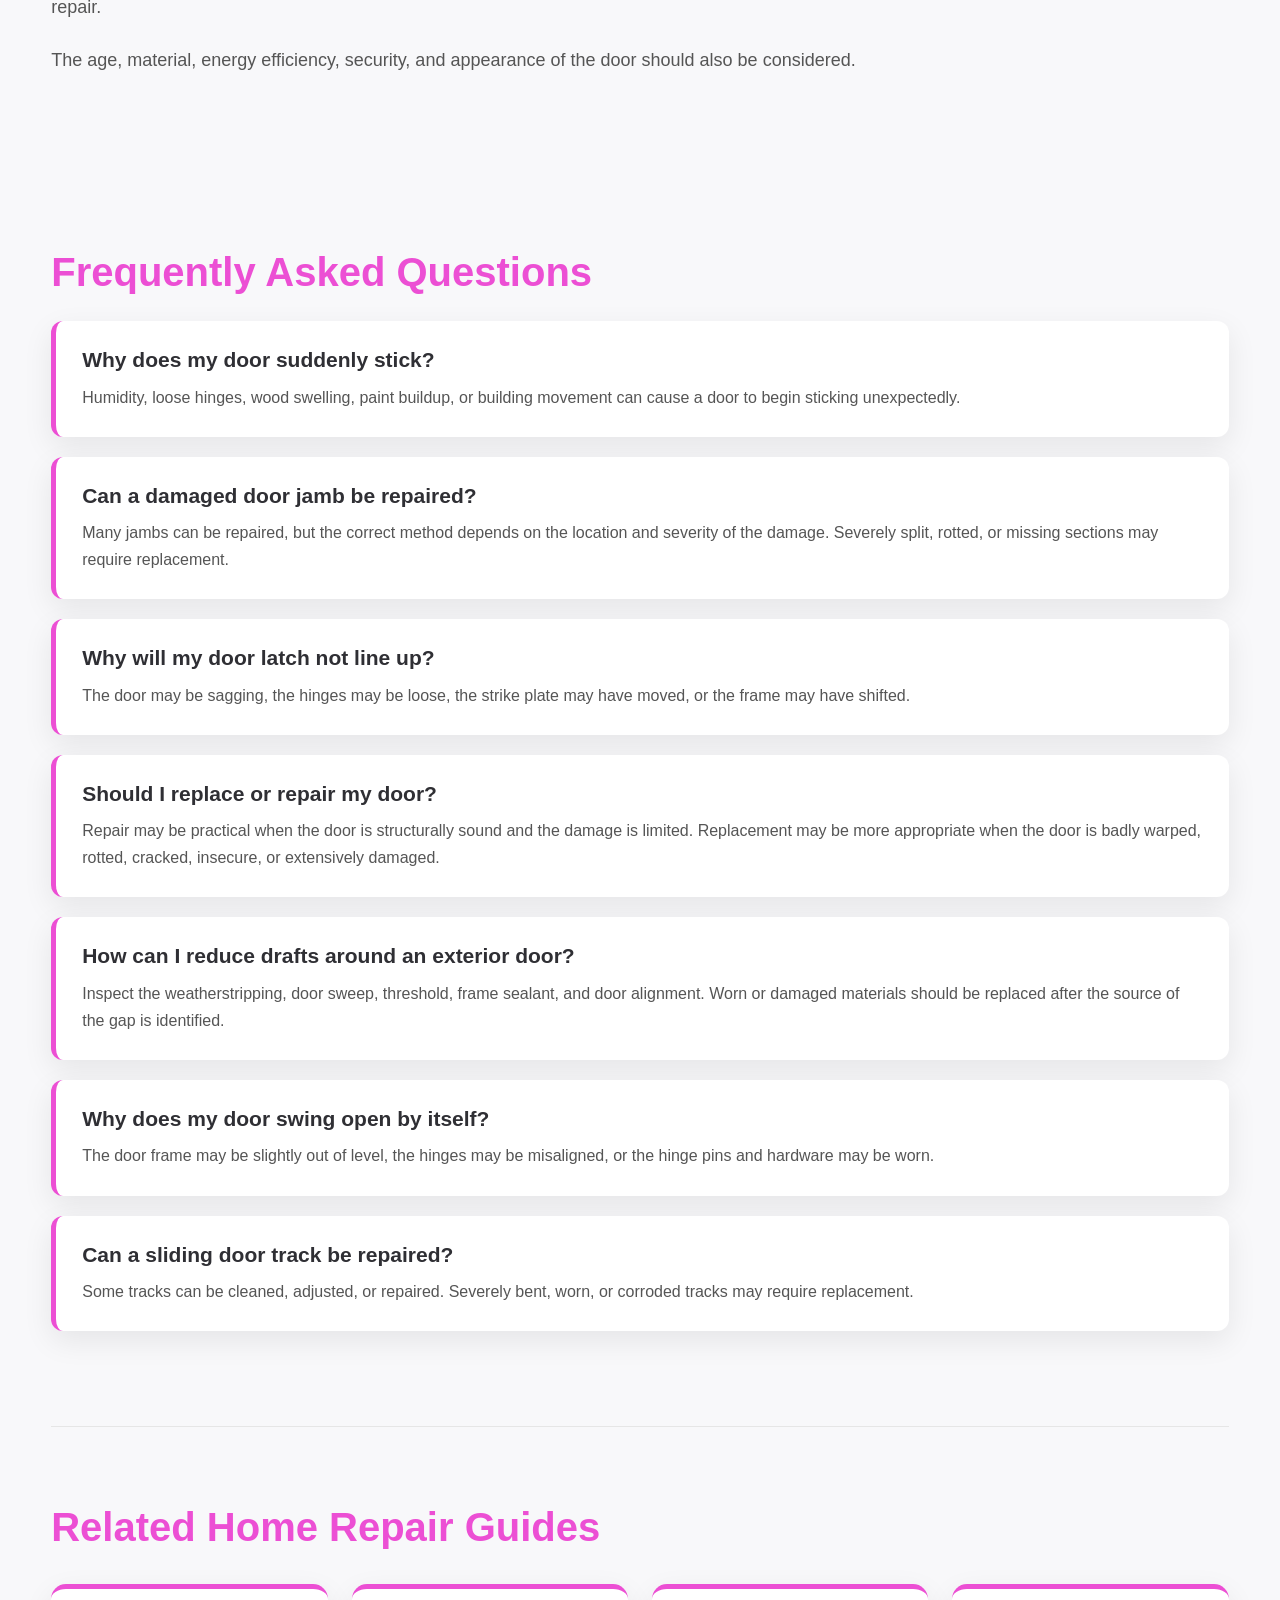
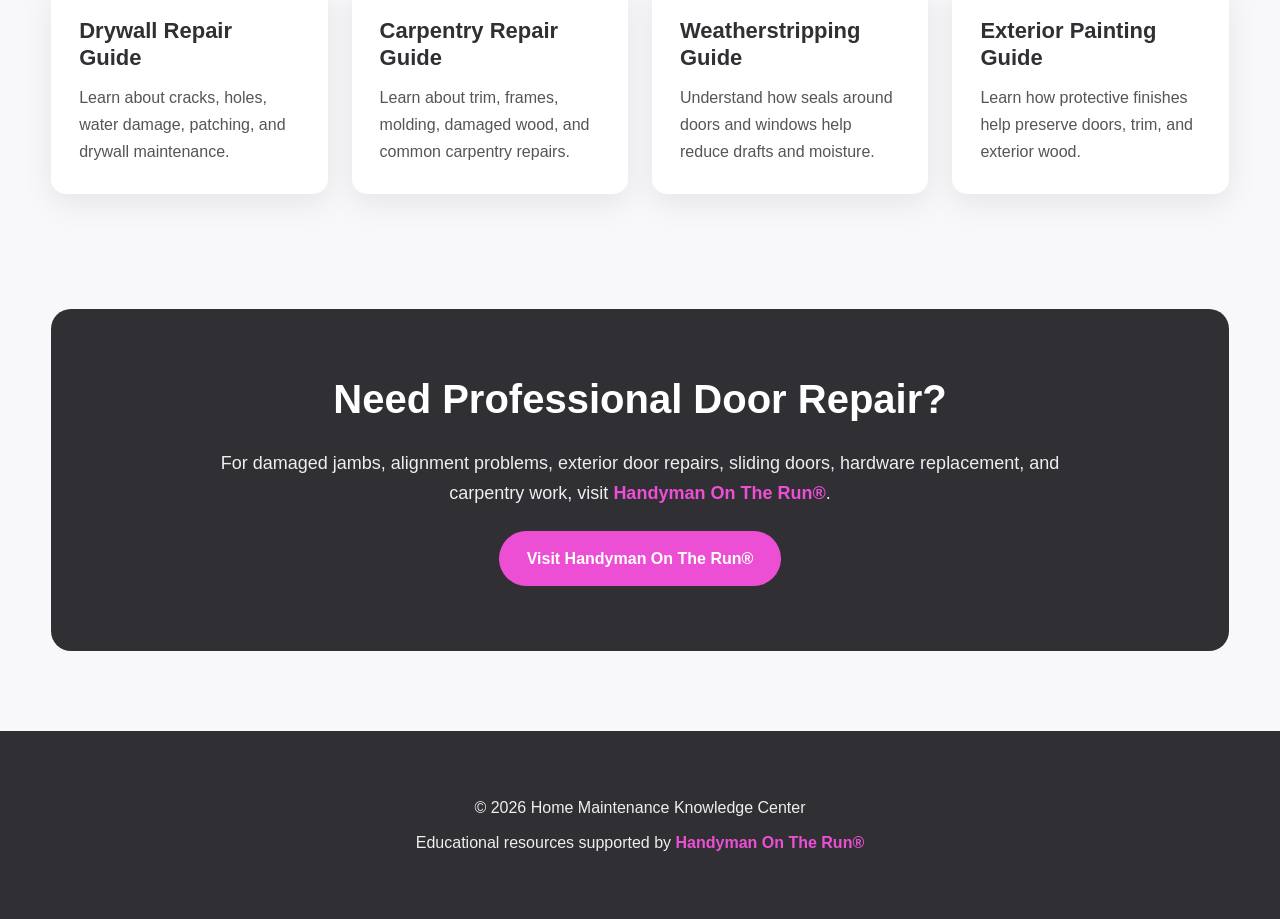
<file: door-repair.html>
<!DOCTYPE html>
<html lang="en">

<head>

<meta charset="UTF-8">
<meta name="viewport" content="width=device-width, initial-scale=1.0">

<title>Door Repair Guide | Home Maintenance Knowledge Center</title>

<meta name="description" content="Learn about common door problems, sticking doors, damaged jambs, loose hinges, broken hardware, drafts, sliding door issues, and professional door repair.">

<link rel="stylesheet" href="style.css">

</head>

<body>

<header class="site-header">

<div class="header-inner">

<a href="index.html">

<img
src="slogan.jpg"
class="site-logo"
alt="Handyman On The Run®">

</a>

<nav>

<a href="index.html">Home</a>

<a href="index.html#guides">Guides</a>

<a href="index.html#resources">Resources</a>

<a href="index.html#about">About</a>

<a
href="https://www.handymanontherun.com"
target="_blank"
rel="noopener noreferrer"
class="service-button">

Professional Services

</a>

</nav>

</div>

</header>

<main>

<section class="hero">

<p class="breadcrumb">

<a href="index.html">Home</a> / Door Repair Guide

</p>

<h1>Complete Door Repair Guide</h1>

<p>

Doors provide security, privacy, weather protection, and convenient access throughout a property. Over time, normal use, moisture, building movement, worn hardware, and accidental damage can prevent a door from operating correctly.

</p>

<p>

This guide explains common door problems, possible causes, simple maintenance steps, and when professional repair may be appropriate.

</p>

</section>

<section>

<h2>Common Door Problems</h2>

<div class="guide-grid">

<article class="guide-card">

<h3>Sticking Doors</h3>

<p>

A door may rub against the frame or floor because of humidity, loose hinges, swelling wood, paint buildup, or movement within the building.

</p>

</article>

<article class="guide-card">

<h3>Door Alignment Problems</h3>

<p>

Misalignment can prevent the latch from entering the strike plate correctly and may cause the door to swing open or closed by itself.

</p>

</article>

<article class="guide-card">

<h3>Loose Hinges</h3>

<p>

Loose hinge screws can cause sagging, rubbing, uneven gaps, and difficulty opening or closing the door.

</p>

</article>

<article class="guide-card">

<h3>Damaged Door Jambs</h3>

<p>

Door jambs may split, crack, loosen, or rot because of force, moisture, repeated impacts, or failed hardware.

</p>

</article>

<article class="guide-card">

<h3>Broken Handles and Locks</h3>

<p>

Worn or damaged handles, latches, deadbolts, and locksets can affect convenience, safety, and property security.

</p>

</article>

<article class="guide-card">

<h3>Drafts Around Exterior Doors</h3>

<p>

Damaged weatherstripping, worn thresholds, and poor alignment can allow outside air, moisture, dust, and insects to enter.

</p>

</article>

<article class="guide-card">

<h3>Sliding Door Problems</h3>

<p>

Sliding doors may become difficult to move because of dirty tracks, worn rollers, damaged guides, or improper alignment.

</p>

</article>

<article class="guide-card">

<h3>Door Surface Damage</h3>

<p>

Scratches, dents, holes, peeling paint, water stains, and damaged veneer can reduce the appearance and durability of a door.

</p>

</article>

</div>

</section>

<section>

<h2>What Causes Door Problems?</h2>

<ul class="checklist">

<li>Loose or damaged hinges</li>

<li>Changes in humidity</li>

<li>Wood expansion or swelling</li>

<li>Building settlement</li>

<li>Worn rollers or tracks</li>

<li>Repeated slamming</li>

<li>Water intrusion</li>

<li>Damaged frames or jambs</li>

<li>Improper installation</li>

<li>Paint buildup around door edges</li>

<li>Worn latches, handles, or locks</li>

<li>Loose or damaged strike plates</li>

</ul>

</section>

<section>

<h2>How to Inspect a Problem Door</h2>

<ol class="numbered-steps">

<li>

<strong>Open and close the door slowly.</strong>

Notice where the door rubs, sticks, shifts, drags, or makes unusual sounds.

</li>

<li>

<strong>Inspect the gaps around the door.</strong>

Uneven gaps can indicate sagging hinges, frame movement, or improper alignment.

</li>

<li>

<strong>Check the hinges and screws.</strong>

Look for loose screws, bent hinge leaves, missing fasteners, or damaged wood around the hinges.

</li>

<li>

<strong>Test the latch and lock.</strong>

Confirm whether the latch enters the strike plate smoothly and whether the lock operates without excessive force.

</li>

<li>

<strong>Inspect the frame and jamb.</strong>

Look for cracks, splitting, moisture damage, loose trim, and signs of previous forced entry.

</li>

<li>

<strong>Check exterior weather seals.</strong>

Inspect the weatherstripping, door sweep, threshold, and sealant for gaps, wear, or damage.

</li>

</ol>

</section>

<section>

<h2>Simple Door Maintenance</h2>

<p>

Routine maintenance can prevent many common door problems and extend the life of the door, frame, and hardware.

</p>

<ul class="checklist">

<li>Tighten loose hinge screws</li>

<li>Clean sliding door tracks</li>

<li>Lubricate compatible hinges and moving hardware</li>

<li>Replace worn weatherstripping</li>

<li>Inspect exterior doors for moisture damage</li>

<li>Repair peeling paint or failed sealant</li>

<li>Avoid repeatedly slamming doors</li>

<li>Keep thresholds and tracks free of dirt</li>

<li>Address small frame cracks before they spread</li>

<li>Test locks and latches regularly</li>

</ul>

</section>

<section>

<h2>Sticking Door Repair</h2>

<p>

A sticking door should first be inspected to determine exactly where contact occurs. Common contact points include the upper latch-side corner, the lower edge, and the hinge-side edge.

</p>

<p>

Loose hinges should be corrected before removing material from the door. If the door has swollen because of moisture, the underlying moisture source should also be investigated.

</p>

<p>

Trimming or sanding a door before identifying the cause can create excessive gaps later, especially when seasonal humidity changes.

</p>

</section>

<section>

<h2>Loose Hinge Repair</h2>

<p>

Loose hinges are one of the most common causes of door sagging. When hinge screws no longer hold securely, the door may drop toward the latch side and rub against the frame.

</p>

<p>

The correct repair depends on the condition of the screw holes, hinge, jamb, and surrounding wood. Severely damaged wood may require reinforcement rather than simply installing a larger screw.

</p>

</section>

<section>

<h2>Door Jamb and Frame Damage</h2>

<p>

A damaged jamb can affect both door operation and security. Minor cracks may sometimes be reinforced, while severely split, rotted, or missing sections may require partial or complete jamb replacement.

</p>

<p>

Exterior door frame damage should be addressed promptly because it may allow water intrusion and reduce the strength of the lock and strike plate area.

</p>

<p>

Damage caused by forced entry should be evaluated carefully to confirm that the frame, hardware, and surrounding structure remain secure.

</p>

</section>

<section>

<h2>Door Latch and Strike Plate Problems</h2>

<p>

A door latch should enter the strike plate smoothly without lifting, pushing, or forcing the door. Misalignment may be caused by loose hinges, frame movement, worn hardware, or a strike plate that has shifted.

</p>

<p>

Moving the strike plate without correcting the underlying alignment problem may provide only a temporary solution.

</p>

</section>

<section>

<h2>Exterior Door Weather Protection</h2>

<p>

Exterior doors should create a consistent seal around the top, sides, and bottom. Light, drafts, moisture, or insects entering around the door can indicate failed weatherstripping, a worn sweep, threshold problems, or poor alignment.

</p>

<p>

Maintaining the paint, sealant, weatherstripping, and threshold helps protect the door and surrounding frame from moisture damage.

</p>

<ul class="checklist">

<li>Inspect weatherstripping for compression or cracks</li>

<li>Check the door sweep for gaps</li>

<li>Inspect the threshold for movement or damage</li>

<li>Seal exterior trim where necessary</li>

<li>Repair peeling paint before moisture reaches the wood</li>

<li>Confirm the door closes evenly against the seals</li>

</ul>

</section>

<section>

<h2>Sliding Door Maintenance</h2>

<p>

Sliding patio and closet doors depend on clean tracks, functional rollers, and proper alignment. Dirt and debris should be removed before adjusting or replacing hardware.

</p>

<p>

If a sliding door continues to bind, lift, derail, or scrape after cleaning, the rollers, guides, track, or frame may require repair.

</p>

<p>

Heavy glass patio doors should be handled carefully because damaged rollers or misalignment can make them difficult and unsafe to move.

</p>

</section>

<section>

<h2>Interior Door Problems</h2>

<p>

Interior doors commonly develop loose hinges, rubbing edges, latch alignment issues, damaged trim, holes, and worn handles.

</p>

<p>

Hollow-core doors can be difficult to repair when the surface is punctured or crushed. In some situations, replacement may provide a cleaner and more durable result.

</p>

</section>

<section>

<h2>Exterior Door Problems</h2>

<p>

Exterior doors face more exposure to weather, moisture, temperature changes, and security risks. Common issues include rot, failed seals, warped door slabs, damaged thresholds, and deteriorated frames.

</p>

<p>

Because exterior doors help protect the building envelope, water-related damage should not be ignored.

</p>

</section>

<section>

<h2>When DIY Door Repair May Work</h2>

<p>

Homeowners may be able to handle minor maintenance such as tightening accessible screws, cleaning tracks, replacing simple weatherstripping, lubricating compatible hardware, or touching up minor surface damage.

</p>

<p>

Before beginning a repair, confirm that the door is stable, the hardware is accessible, and the project does not involve structural, electrical, glass, security, or fire-rated components.

</p>

</section>

<section>

<h2>When to Call a Professional</h2>

<ul class="checklist">

<li>The door will not close or lock securely</li>

<li>The jamb or frame is split</li>

<li>The door has significant water or rot damage</li>

<li>The hinges have pulled out of the frame</li>

<li>The door continues to sag after tightening hardware</li>

<li>The exterior door allows major drafts or moisture intrusion</li>

<li>The sliding door repeatedly comes off its track</li>

<li>The door or frame was damaged during forced entry</li>

<li>The repair involves a fire-rated door</li>

<li>The opening requires reframing or extensive carpentry</li>

<li>The door contains damaged or loose glass</li>

<li>The door is too heavy to handle safely</li>

</ul>

</section>

<section>

<h2>Repair or Replace?</h2>

<p>

Repair may be appropriate when the door is structurally sound and the problem is limited to hardware, alignment, surface damage, or a small section of the frame.

</p>

<p>

Replacement may be more practical when the door is badly warped, extensively rotted, severely cracked, insecure, or damaged beyond a reliable repair.

</p>

<p>

The age, material, energy efficiency, security, and appearance of the door should also be considered.

</p>

</section>

<section>

<h2>Frequently Asked Questions</h2>

<div class="faq-item">

<h3>Why does my door suddenly stick?</h3>

<p>

Humidity, loose hinges, wood swelling, paint buildup, or building movement can cause a door to begin sticking unexpectedly.

</p>

</div>

<div class="faq-item">

<h3>Can a damaged door jamb be repaired?</h3>

<p>

Many jambs can be repaired, but the correct method depends on the location and severity of the damage. Severely split, rotted, or missing sections may require replacement.

</p>

</div>

<div class="faq-item">

<h3>Why will my door latch not line up?</h3>

<p>

The door may be sagging, the hinges may be loose, the strike plate may have moved, or the frame may have shifted.

</p>

</div>

<div class="faq-item">

<h3>Should I replace or repair my door?</h3>

<p>

Repair may be practical when the door is structurally sound and the damage is limited. Replacement may be more appropriate when the door is badly warped, rotted, cracked, insecure, or extensively damaged.

</p>

</div>

<div class="faq-item">

<h3>How can I reduce drafts around an exterior door?</h3>

<p>

Inspect the weatherstripping, door sweep, threshold, frame sealant, and door alignment. Worn or damaged materials should be replaced after the source of the gap is identified.

</p>

</div>

<div class="faq-item">

<h3>Why does my door swing open by itself?</h3>

<p>

The door frame may be slightly out of level, the hinges may be misaligned, or the hinge pins and hardware may be worn.

</p>

</div>

<div class="faq-item">

<h3>Can a sliding door track be repaired?</h3>

<p>

Some tracks can be cleaned, adjusted, or repaired. Severely bent, worn, or corroded tracks may require replacement.

</p>

</div>

</section>

<section class="related-guides">

<h2>Related Home Repair Guides</h2>

<div class="guide-grid">

<article class="guide-card">

<h3>

<a href="drywall-repair.html">Drywall Repair Guide</a>

</h3>

<p>

Learn about cracks, holes, water damage, patching, and drywall maintenance.

</p>

</article>

<article class="guide-card">

<h3>Carpentry Repair Guide</h3>

<p>

Learn about trim, frames, molding, damaged wood, and common carpentry repairs.

</p>

</article>

<article class="guide-card">

<h3>Weatherstripping Guide</h3>

<p>

Understand how seals around doors and windows help reduce drafts and moisture.

</p>

</article>

<article class="guide-card">

<h3>Exterior Painting Guide</h3>

<p>

Learn how protective finishes help preserve doors, trim, and exterior wood.

</p>

</article>

</div>

</section>

<section class="cta-section">

<h2>Need Professional Door Repair?</h2>

<p>

For damaged jambs, alignment problems, exterior door repairs, sliding doors, hardware replacement, and carpentry work, visit <strong>Handyman On The Run®</strong>.

</p>

<a
href="https://www.handymanontherun.com"
target="_blank"
rel="noopener noreferrer"
class="service-button">

Visit Handyman On The Run®

</a>

</section>

</main>

<footer>

<p>

© 2026 Home Maintenance Knowledge Center

</p>

<p>

Educational resources supported by

<a
href="https://www.handymanontherun.com"
target="_blank"
rel="noopener noreferrer">

Handyman On The Run®

</a>

</p>

</footer>

</body>

</html>
</file>
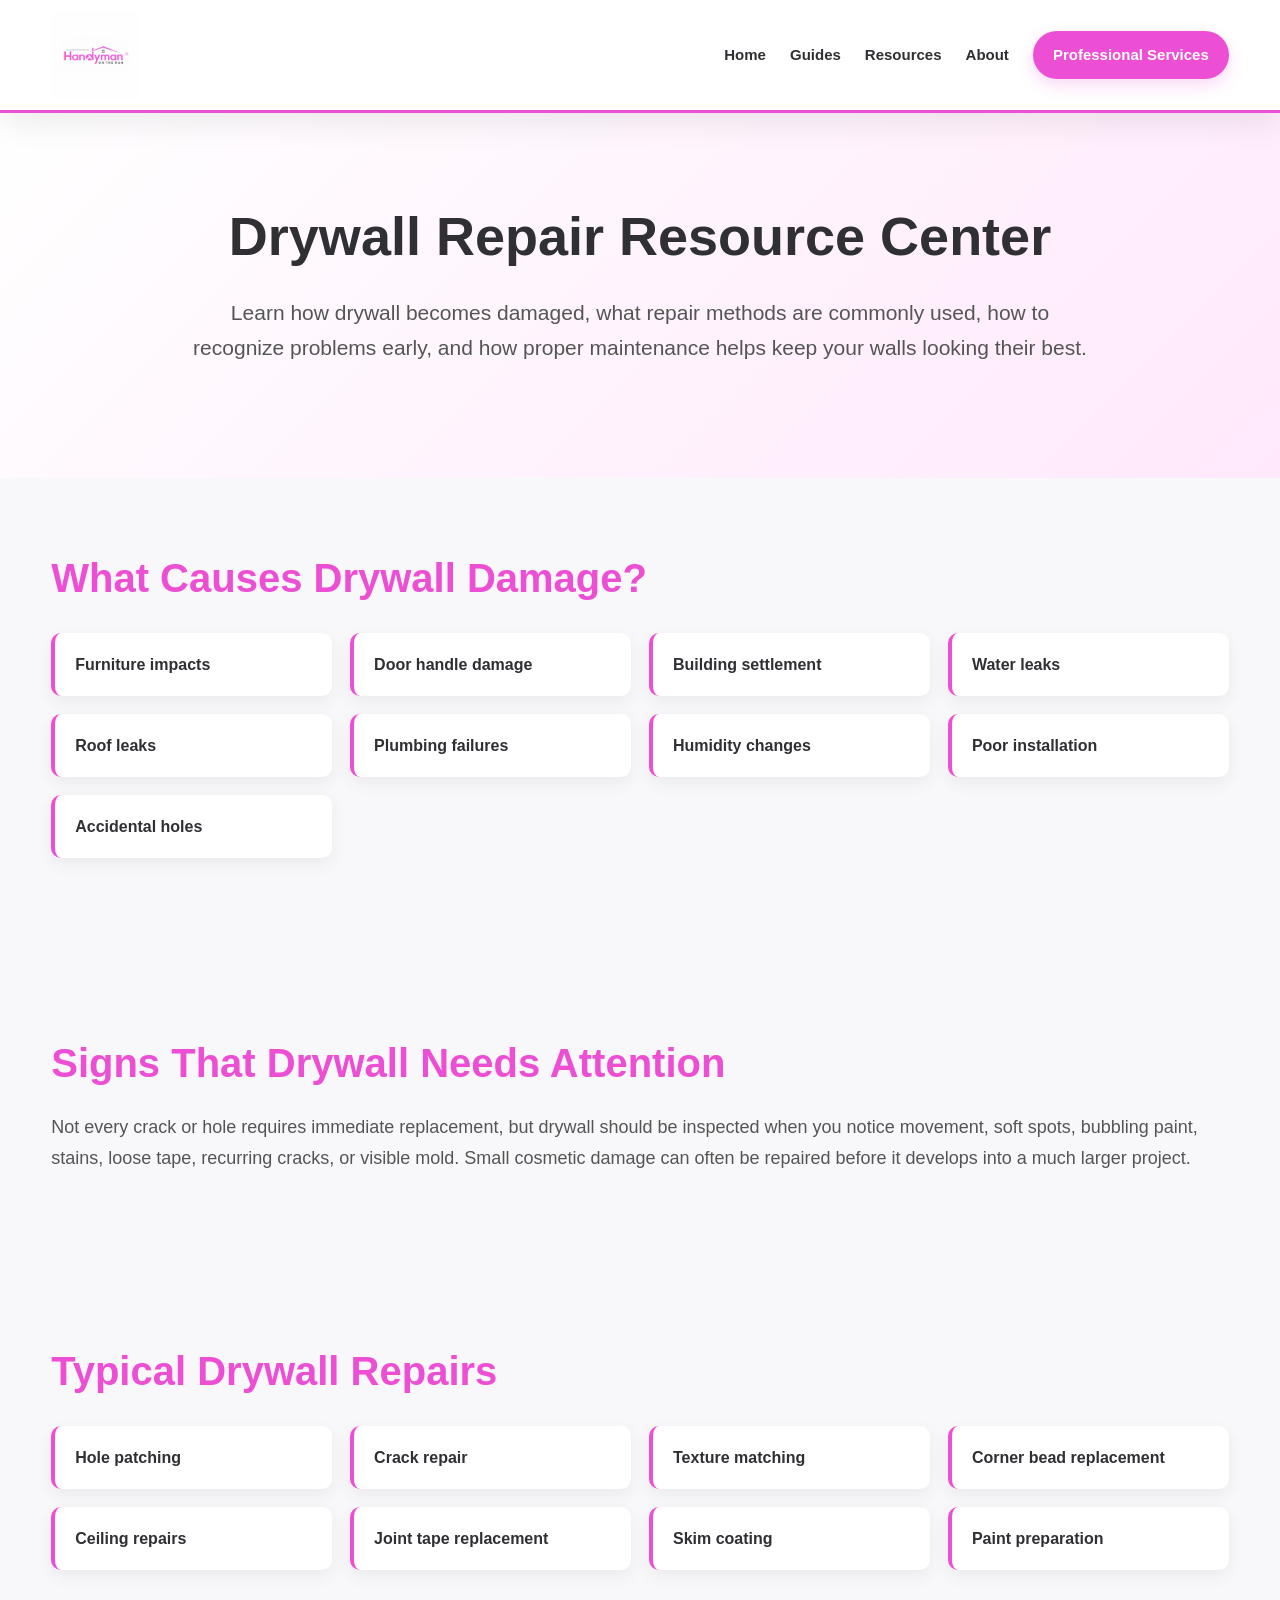
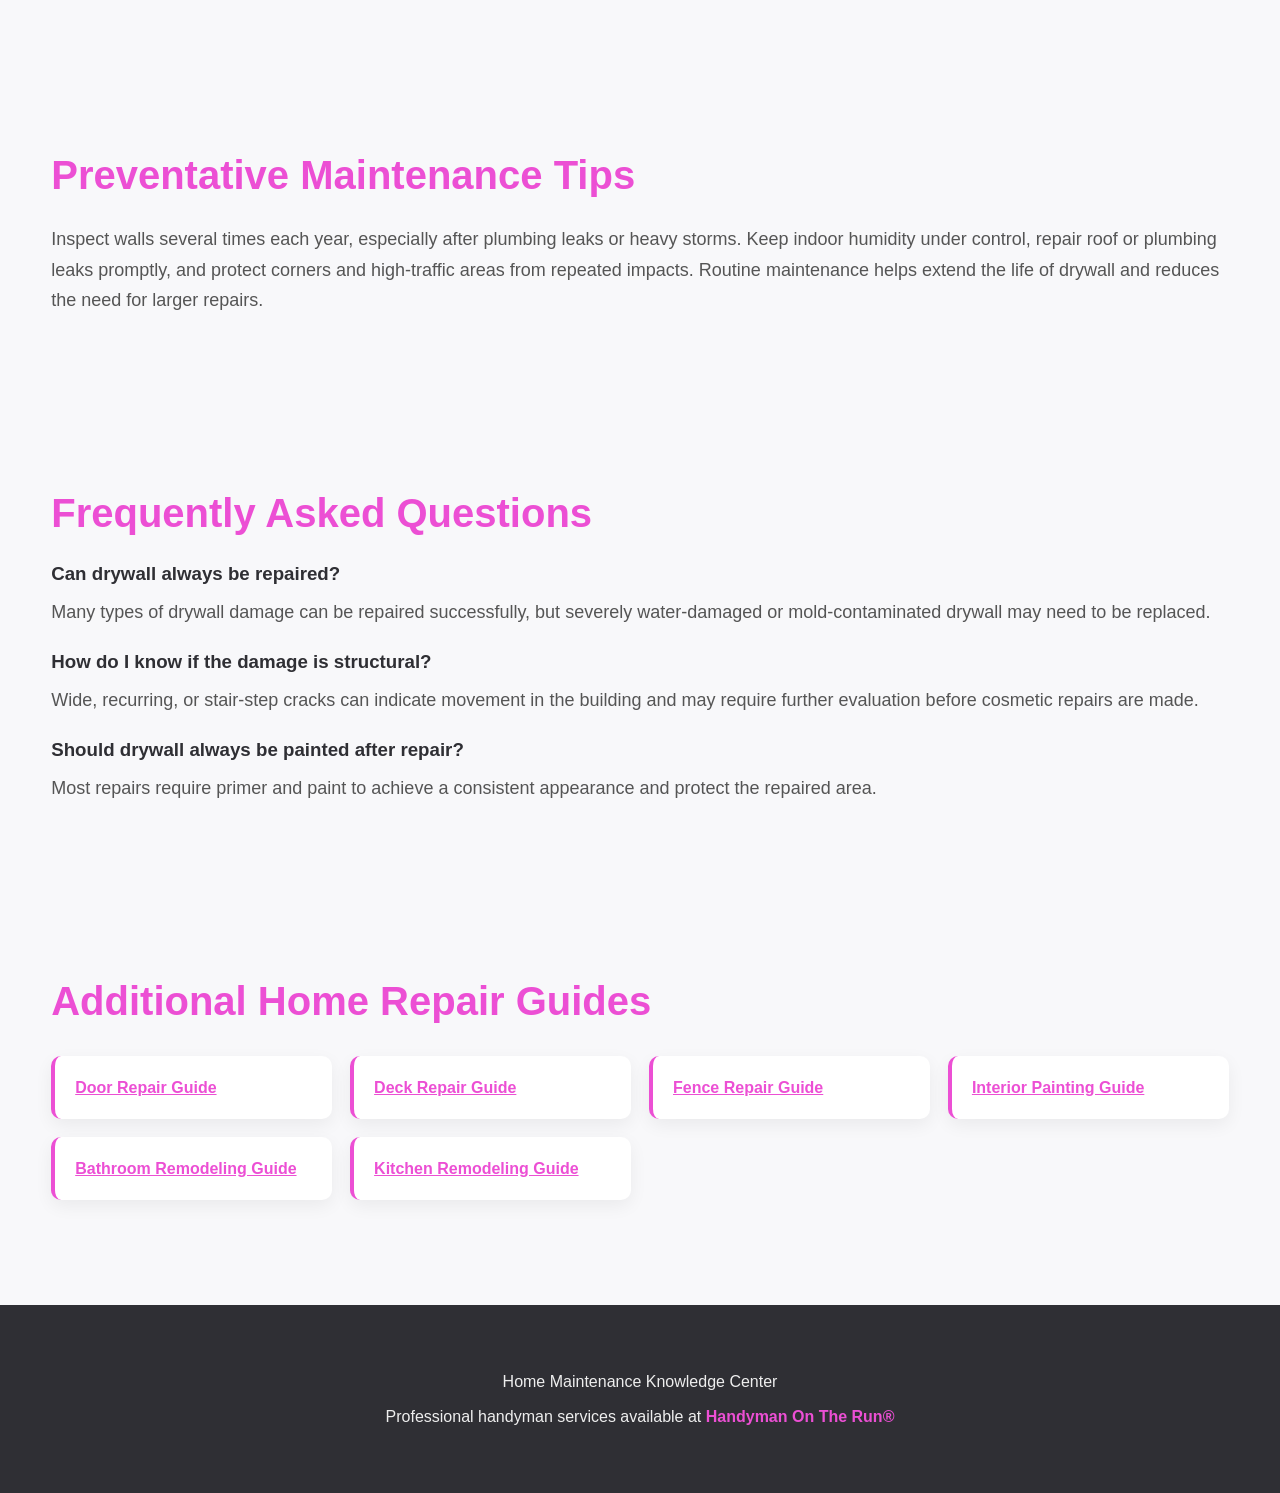
<file: drywall-repair.html>
<!DOCTYPE html>
<html lang="en">

<head>

<meta charset="UTF-8">
<meta name="viewport" content="width=device-width, initial-scale=1.0">

<title>Drywall Repair Guide | Home Maintenance Knowledge Center</title>

<meta name="description" content="Everything homeowners should know about drywall repair, drywall damage, patching, texture matching, and maintenance.">

<link rel="stylesheet" href="style.css">

</head>

<body>

<header class="site-header">

<div class="header-inner">

<a href="index.html">

<img src="slogan.jpg" alt="Handyman On The Run®" class="site-logo">

</a>

<nav>

<a href="index.html">Home</a>

<a href="index.html#guides">Guides</a>

<a href="index.html#resources">Resources</a>

<a href="index.html#about">About</a>

<a href="https://www.handymanontherun.com" target="_blank" class="service-button">

Professional Services

</a>

</nav>

</div>

</header>

<section class="hero">

<h1>Drywall Repair Resource Center</h1>

<p>

Learn how drywall becomes damaged, what repair methods are commonly used, how to recognize problems early, and how proper maintenance helps keep your walls looking their best.

</p>

</section>

<section>

<h2>What Causes Drywall Damage?</h2>

<ul>

<li>Furniture impacts</li>

<li>Door handle damage</li>

<li>Building settlement</li>

<li>Water leaks</li>

<li>Roof leaks</li>

<li>Plumbing failures</li>

<li>Humidity changes</li>

<li>Poor installation</li>

<li>Accidental holes</li>

</ul>

</section>

<section>

<h2>Signs That Drywall Needs Attention</h2>

<p>

Not every crack or hole requires immediate replacement, but drywall should be inspected when you notice movement, soft spots, bubbling paint, stains, loose tape, recurring cracks, or visible mold.

Small cosmetic damage can often be repaired before it develops into a much larger project.

</p>

</section>

<section>

<h2>Typical Drywall Repairs</h2>

<ul>

<li>Hole patching</li>

<li>Crack repair</li>

<li>Texture matching</li>

<li>Corner bead replacement</li>

<li>Ceiling repairs</li>

<li>Joint tape replacement</li>

<li>Skim coating</li>

<li>Paint preparation</li>

</ul>

</section>

<section>

<h2>Preventative Maintenance Tips</h2>

<p>

Inspect walls several times each year, especially after plumbing leaks or heavy storms. Keep indoor humidity under control, repair roof or plumbing leaks promptly, and protect corners and high-traffic areas from repeated impacts.

Routine maintenance helps extend the life of drywall and reduces the need for larger repairs.

</p>

</section>

<section>

<h2>Frequently Asked Questions</h2>

<h3>Can drywall always be repaired?</h3>

<p>

Many types of drywall damage can be repaired successfully, but severely water-damaged or mold-contaminated drywall may need to be replaced.

</p>

<h3>How do I know if the damage is structural?</h3>

<p>

Wide, recurring, or stair-step cracks can indicate movement in the building and may require further evaluation before cosmetic repairs are made.

</p>

<h3>Should drywall always be painted after repair?</h3>

<p>

Most repairs require primer and paint to achieve a consistent appearance and protect the repaired area.

</p>

</section>

<section>

<h2>Additional Home Repair Guides</h2>

<ul>

<li><a href="door-repair.html">Door Repair Guide</a></li>

<li><a href="#">Deck Repair Guide</a></li>

<li><a href="#">Fence Repair Guide</a></li>

<li><a href="#">Interior Painting Guide</a></li>

<li><a href="#">Bathroom Remodeling Guide</a></li>

<li><a href="#">Kitchen Remodeling Guide</a></li>

</ul>

</section>

<footer>

<p>

Home Maintenance Knowledge Center

</p>

<p>

Professional handyman services available at

<a href="https://www.handymanontherun.com" target="_blank">

Handyman On The Run®

</a>

</p>

</footer>

</body>

</html>
</file>
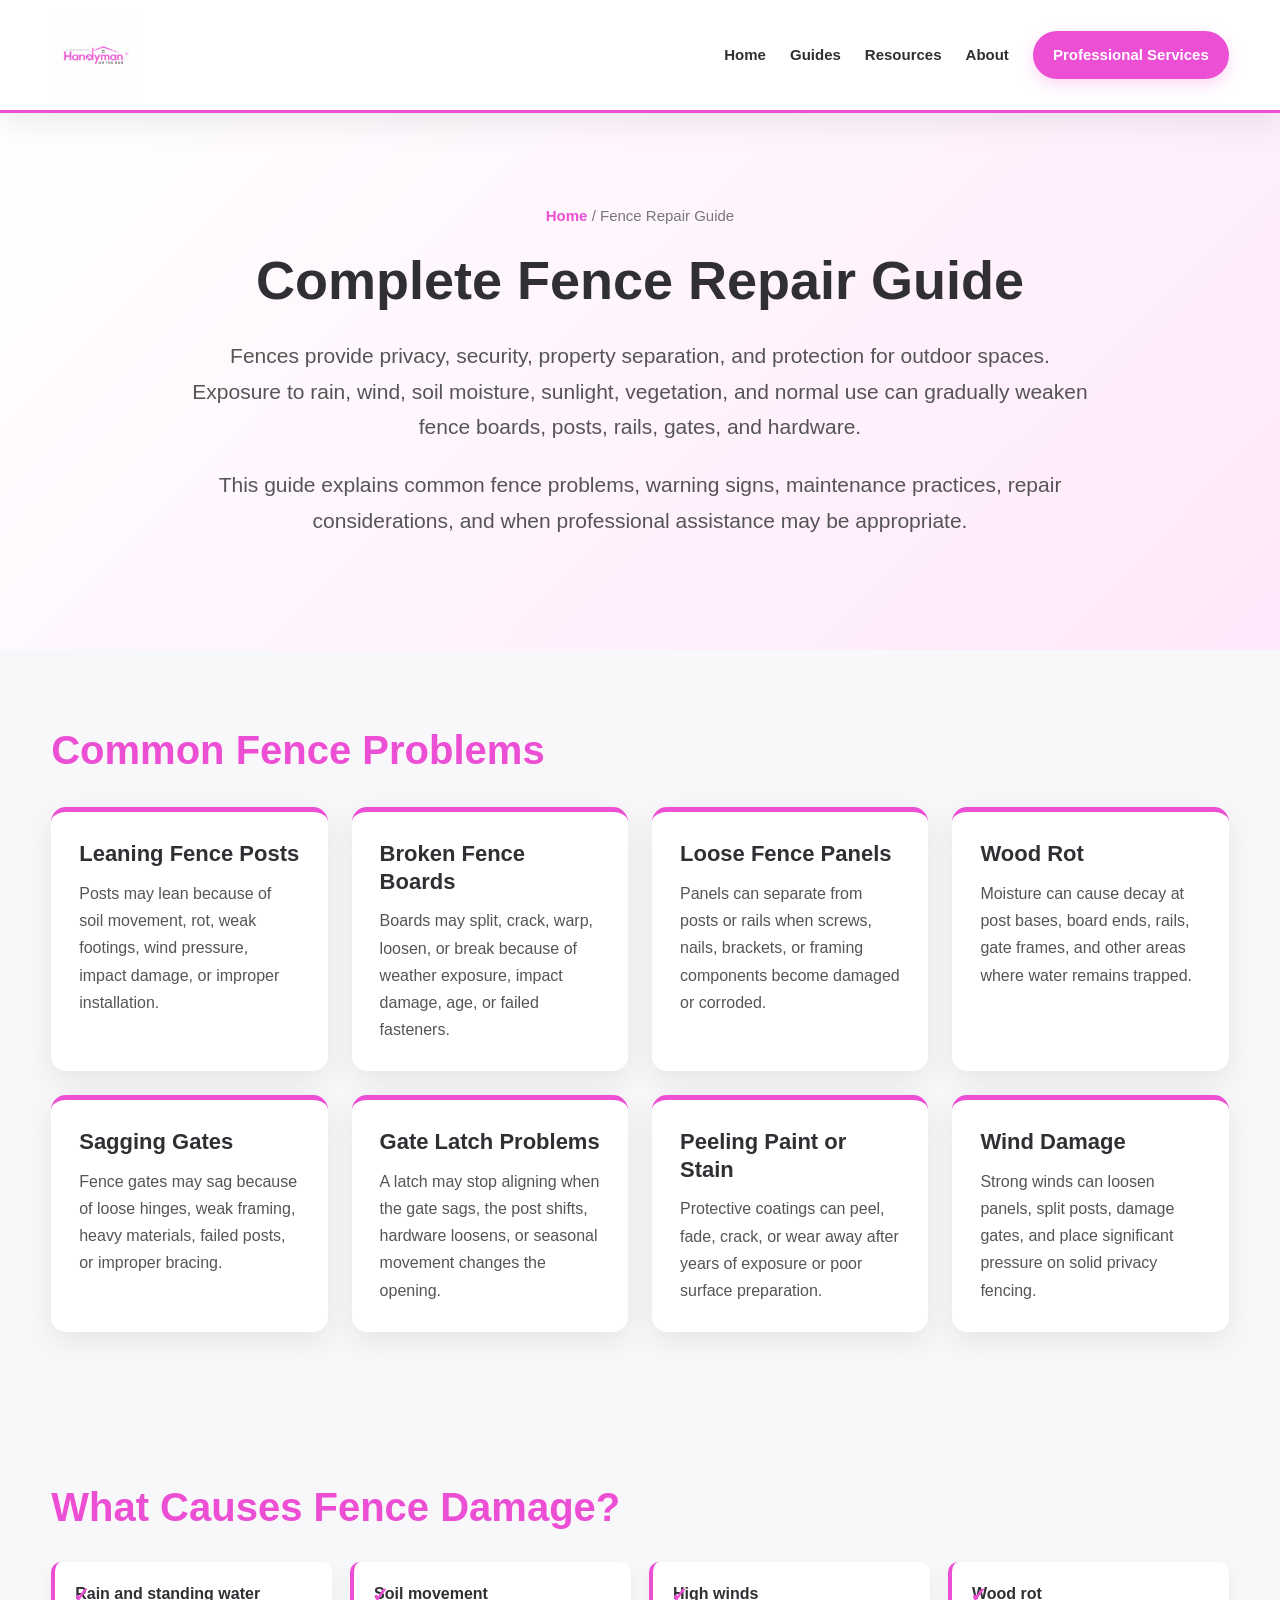
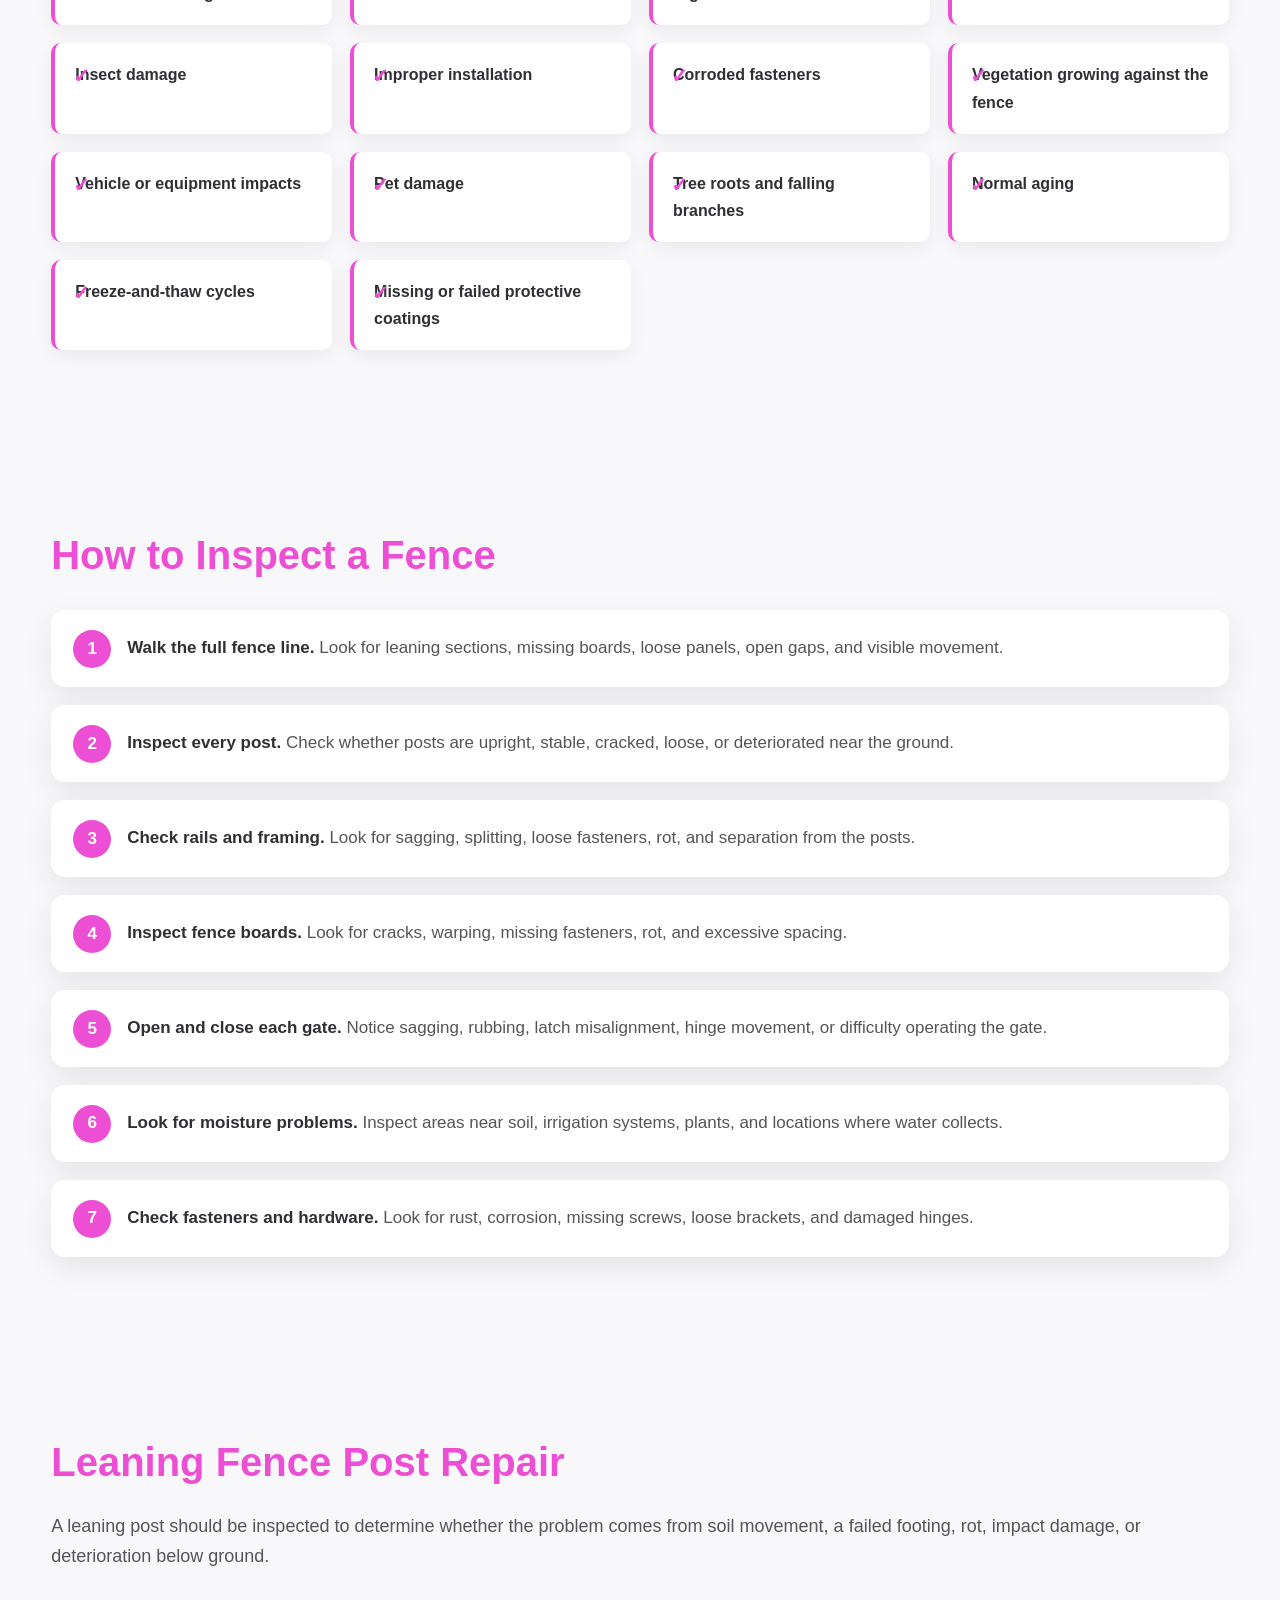
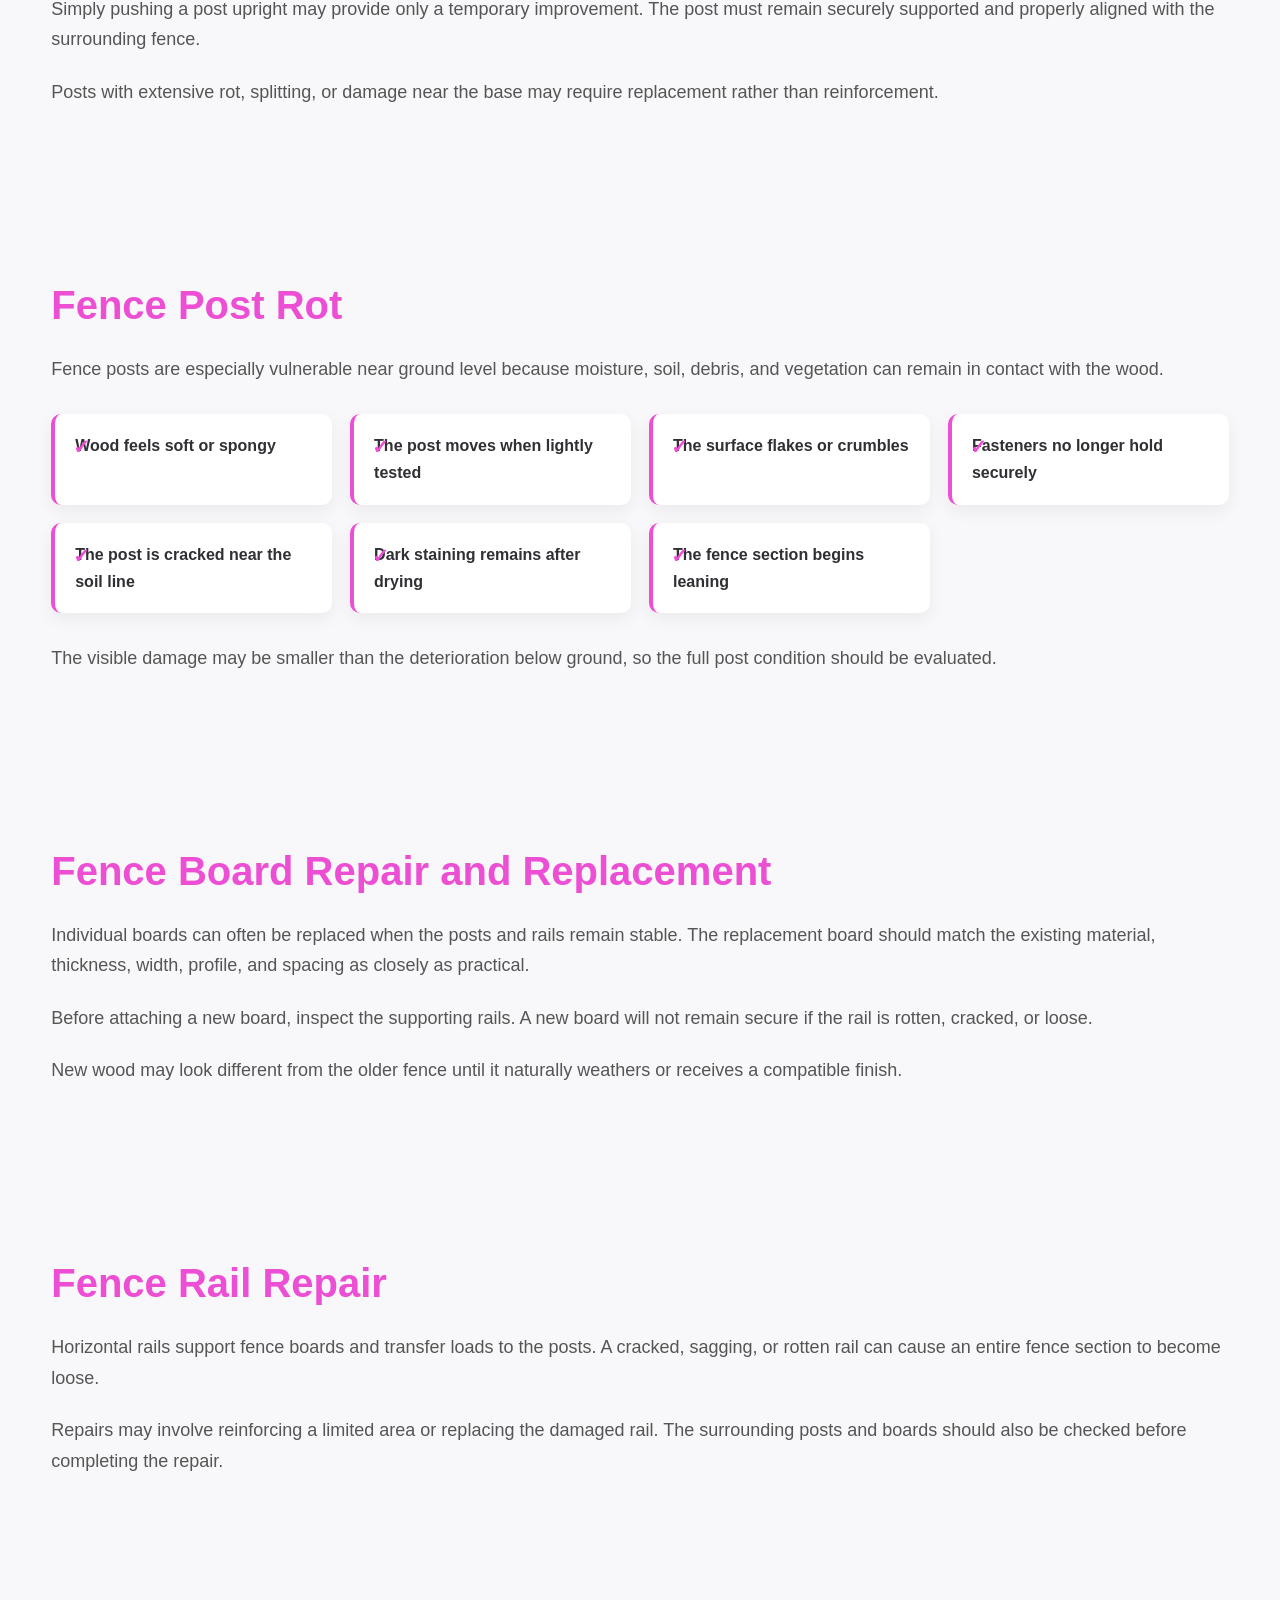
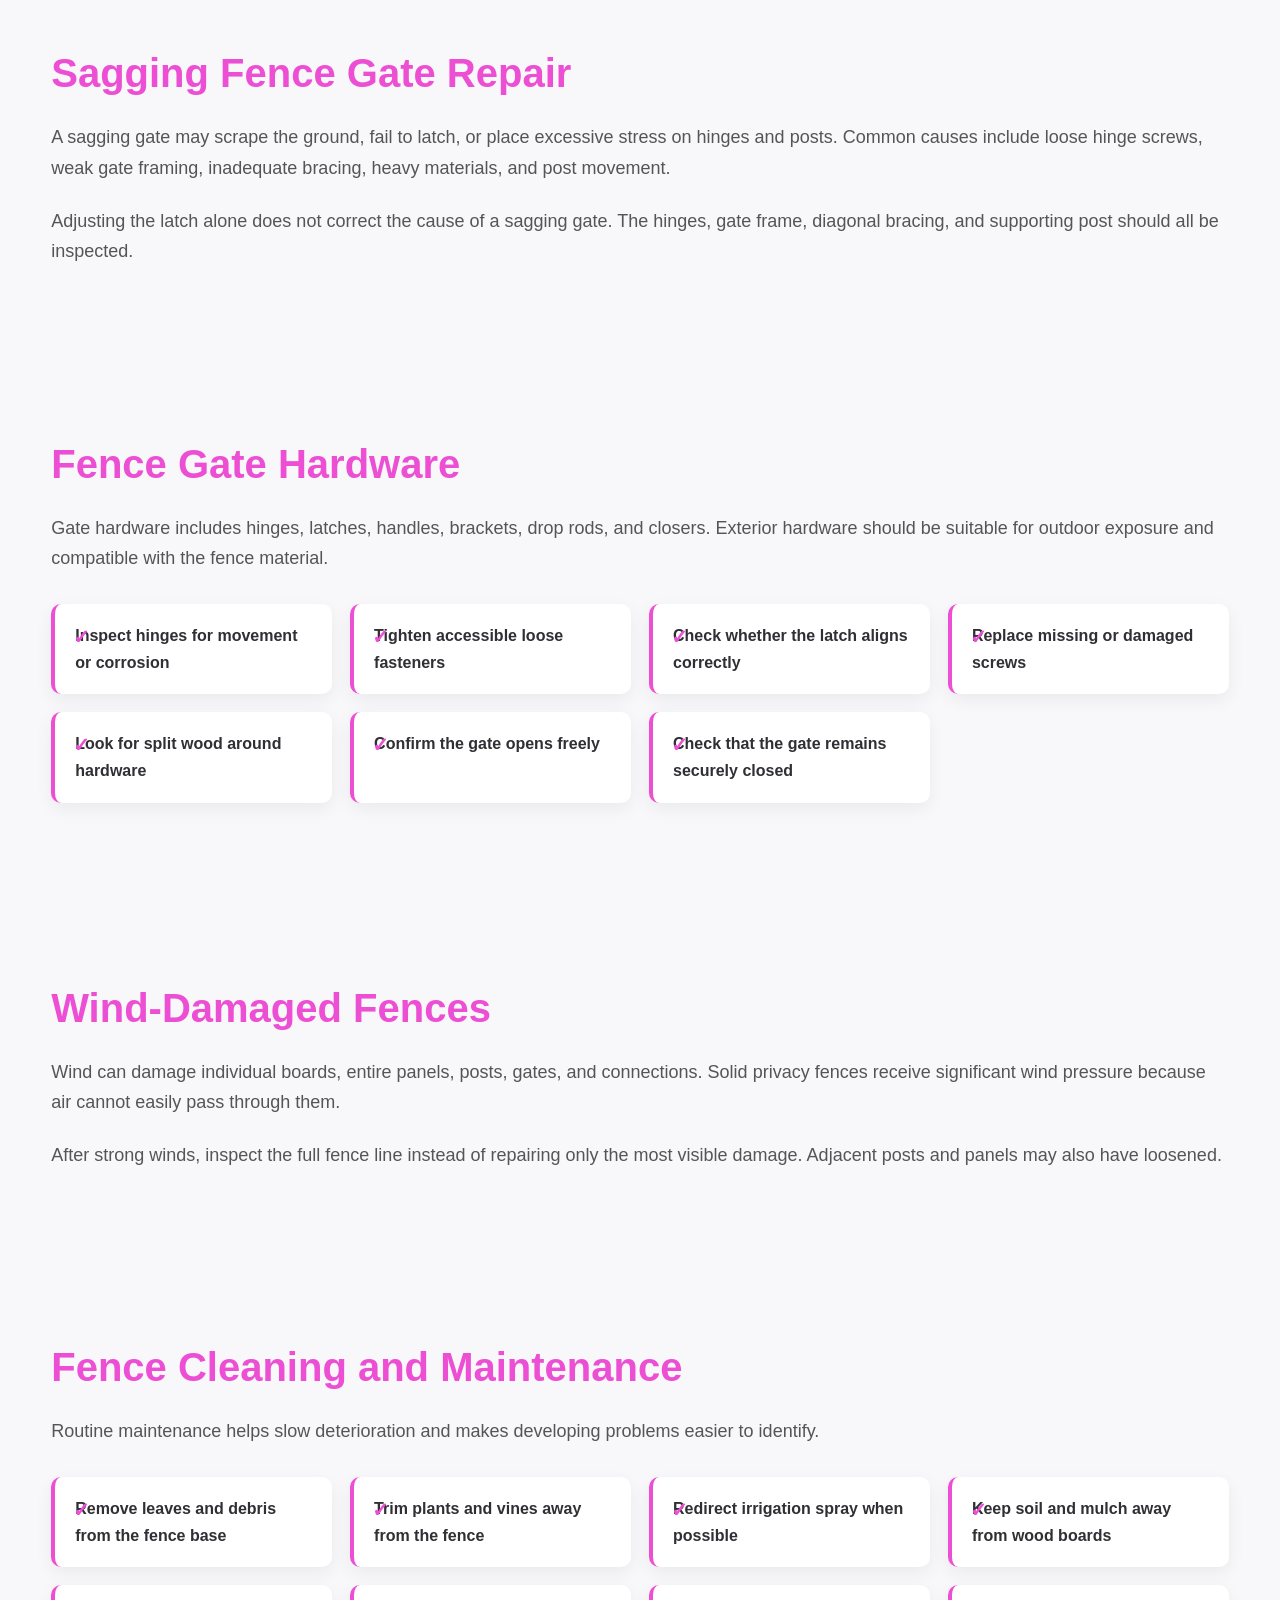
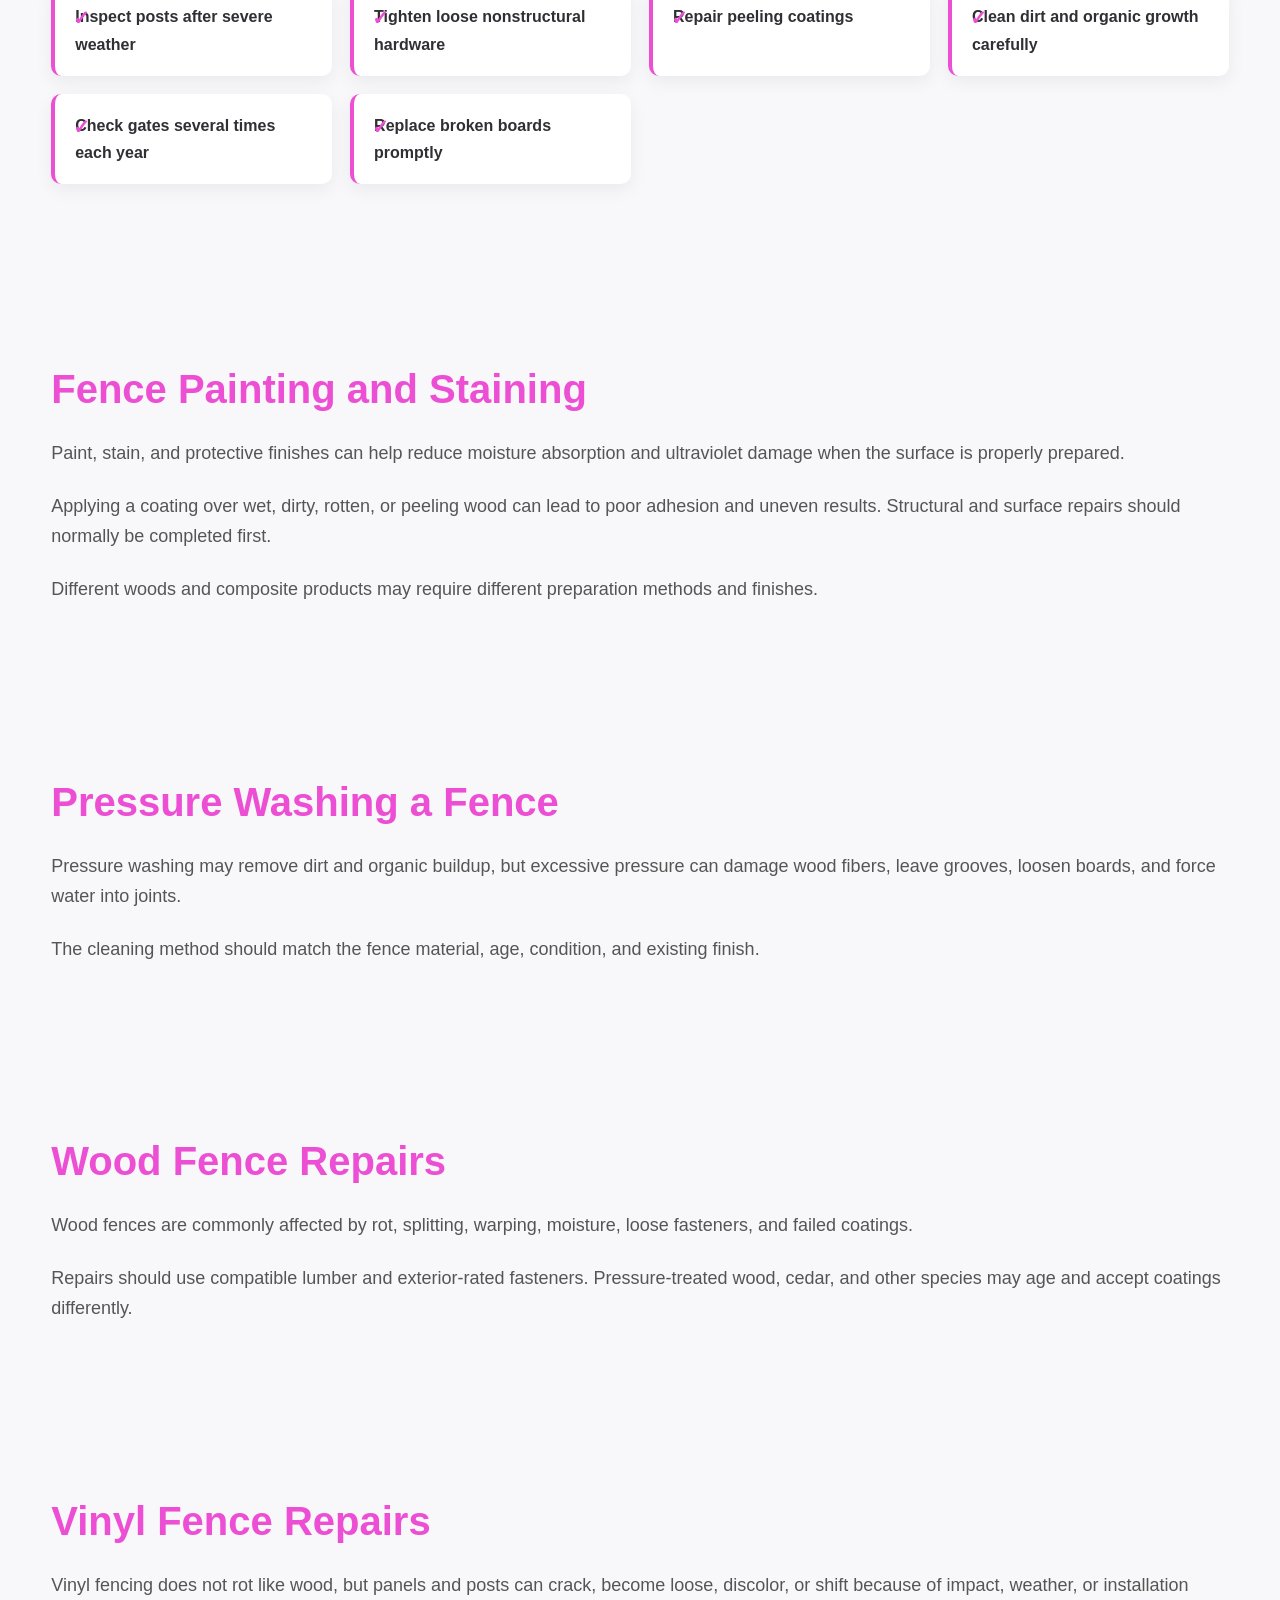
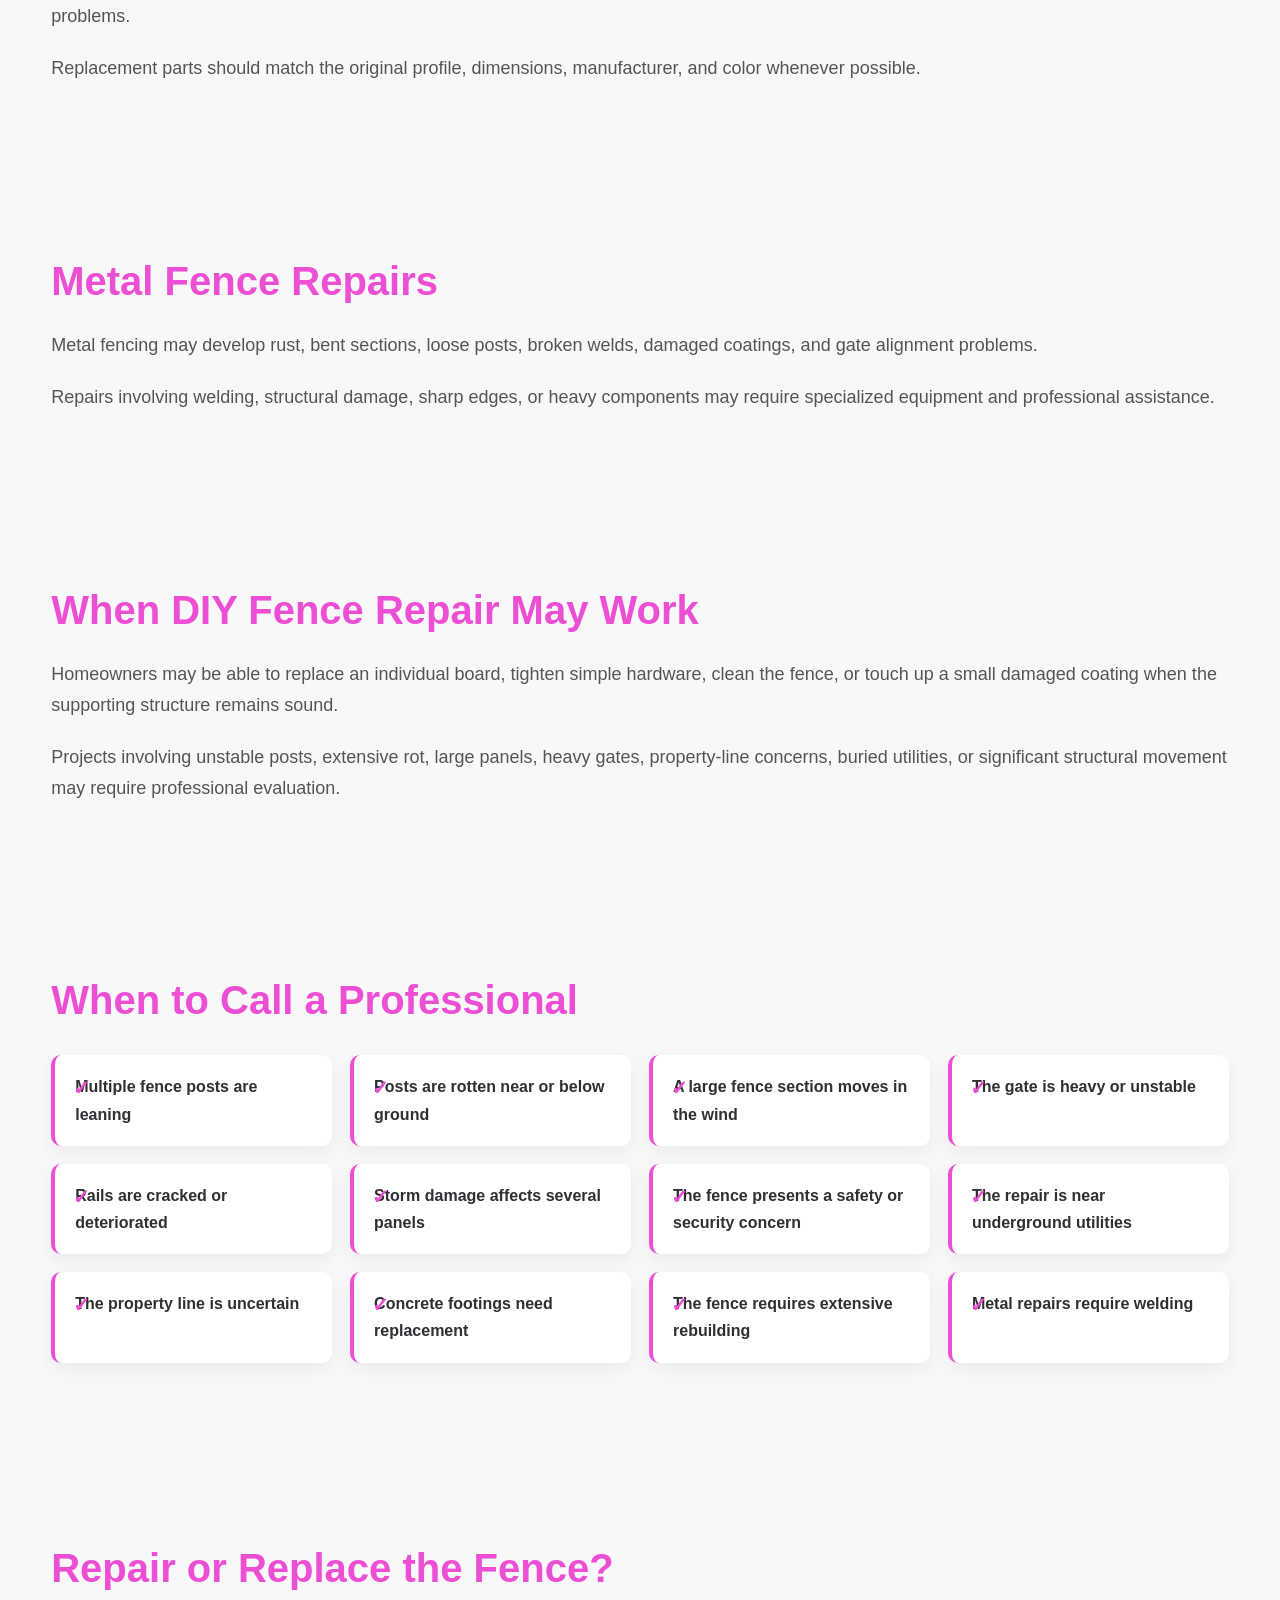
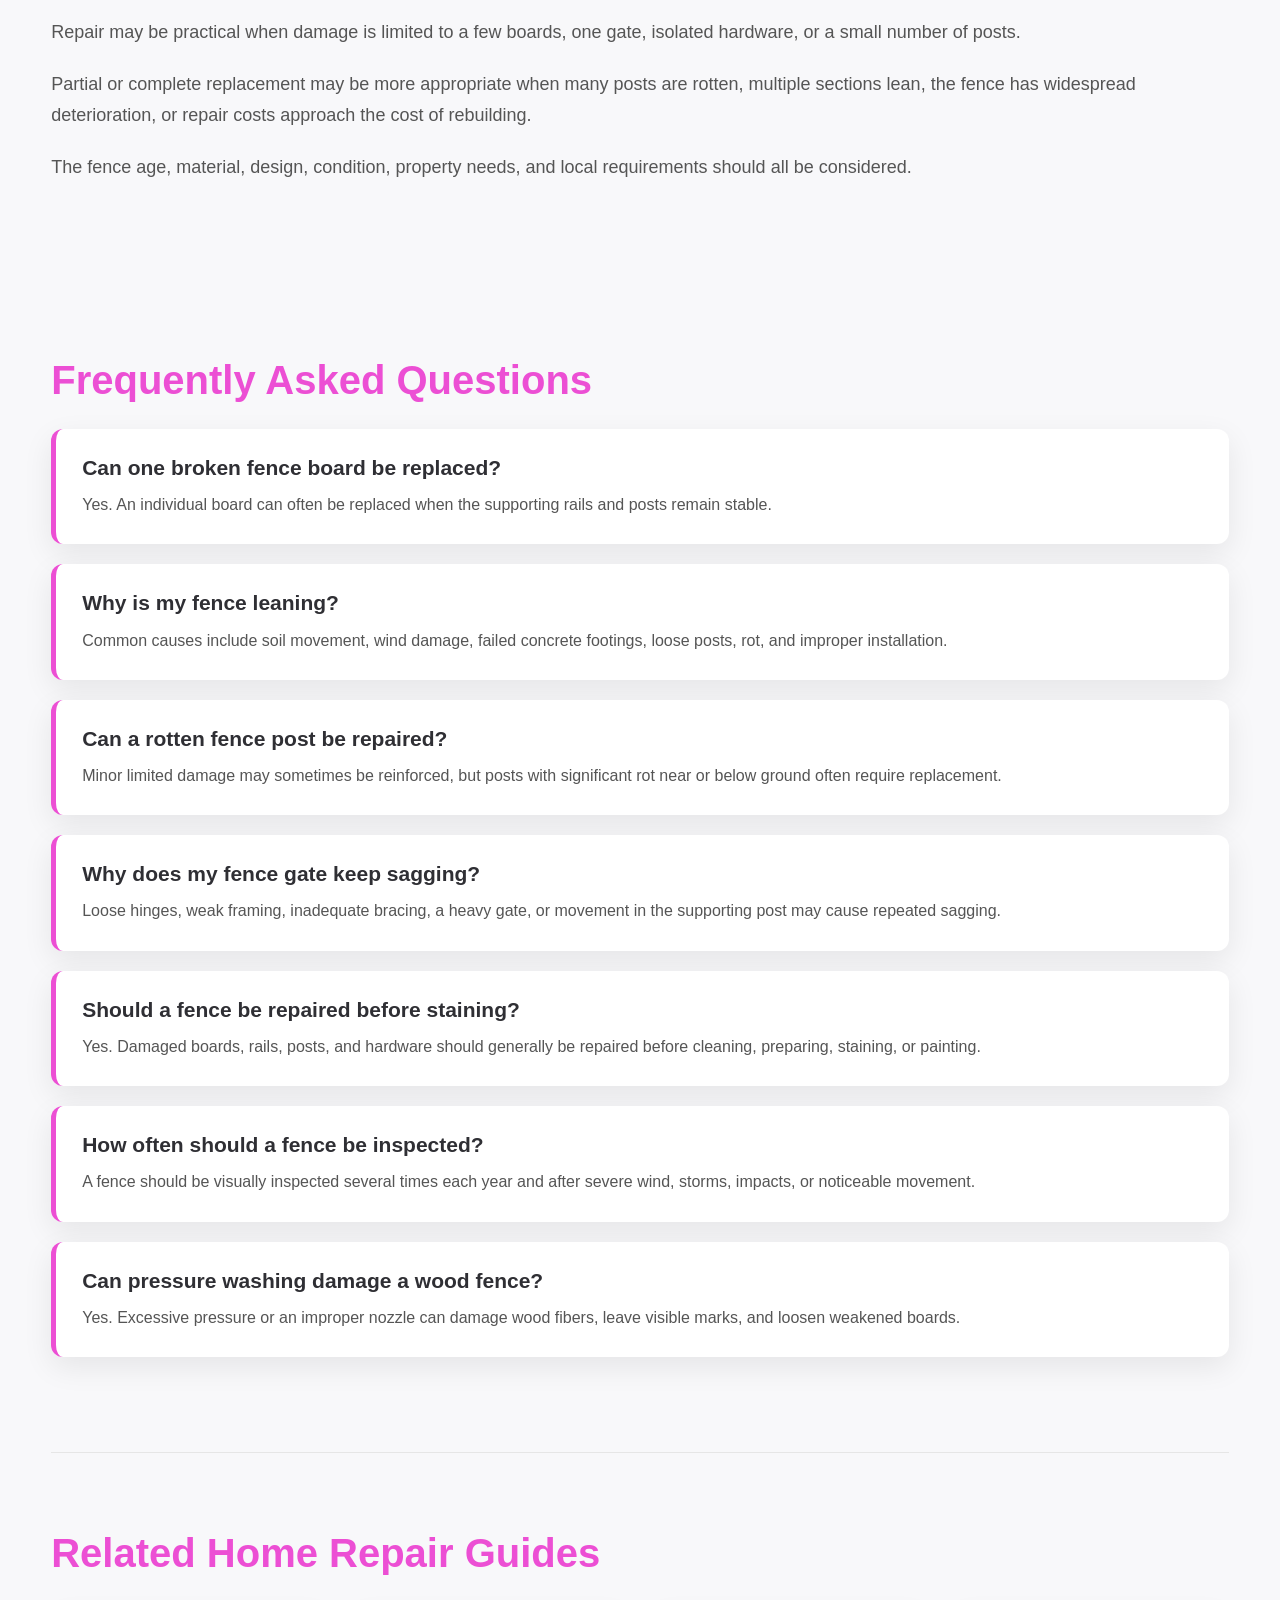
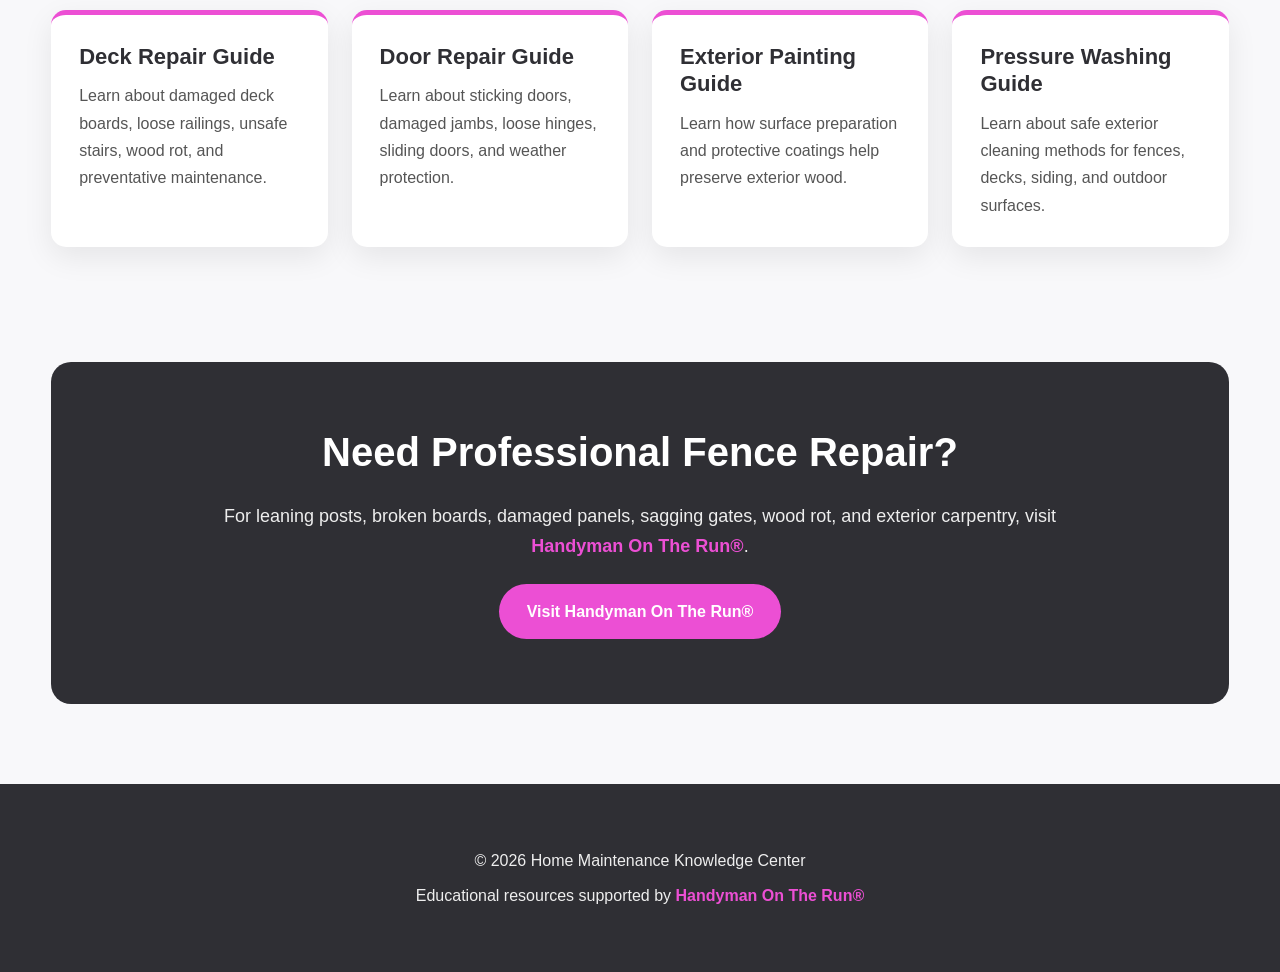
<file: fence-repair.html>
<!DOCTYPE html>
<html lang="en">

<head>

<meta charset="UTF-8">
<meta name="viewport" content="width=device-width, initial-scale=1.0">

<title>Fence Repair Guide | Home Maintenance Knowledge Center</title>

<meta name="description" content="Learn about common fence problems, leaning posts, damaged boards, broken gates, wood rot, loose panels, maintenance, and professional fence repair.">

<link rel="stylesheet" href="style.css">

</head>

<body>

<header class="site-header">

<div class="header-inner">

<a href="index.html">

<img
src="slogan.jpg"
class="site-logo"
alt="Handyman On The Run®">

</a>

<nav>

<a href="index.html">Home</a>

<a href="index.html#guides">Guides</a>

<a href="index.html#resources">Resources</a>

<a href="index.html#about">About</a>

<a
href="https://www.handymanontherun.com"
target="_blank"
rel="noopener noreferrer"
class="service-button">

Professional Services

</a>

</nav>

</div>

</header>

<main>

<section class="hero">

<p class="breadcrumb">

<a href="index.html">Home</a> / Fence Repair Guide

</p>

<h1>Complete Fence Repair Guide</h1>

<p>

Fences provide privacy, security, property separation, and protection for outdoor spaces. Exposure to rain, wind, soil moisture, sunlight, vegetation, and normal use can gradually weaken fence boards, posts, rails, gates, and hardware.

</p>

<p>

This guide explains common fence problems, warning signs, maintenance practices, repair considerations, and when professional assistance may be appropriate.

</p>

</section>

<section>

<h2>Common Fence Problems</h2>

<div class="guide-grid">

<article class="guide-card">

<h3>Leaning Fence Posts</h3>

<p>

Posts may lean because of soil movement, rot, weak footings, wind pressure, impact damage, or improper installation.

</p>

</article>

<article class="guide-card">

<h3>Broken Fence Boards</h3>

<p>

Boards may split, crack, warp, loosen, or break because of weather exposure, impact damage, age, or failed fasteners.

</p>

</article>

<article class="guide-card">

<h3>Loose Fence Panels</h3>

<p>

Panels can separate from posts or rails when screws, nails, brackets, or framing components become damaged or corroded.

</p>

</article>

<article class="guide-card">

<h3>Wood Rot</h3>

<p>

Moisture can cause decay at post bases, board ends, rails, gate frames, and other areas where water remains trapped.

</p>

</article>

<article class="guide-card">

<h3>Sagging Gates</h3>

<p>

Fence gates may sag because of loose hinges, weak framing, heavy materials, failed posts, or improper bracing.

</p>

</article>

<article class="guide-card">

<h3>Gate Latch Problems</h3>

<p>

A latch may stop aligning when the gate sags, the post shifts, hardware loosens, or seasonal movement changes the opening.

</p>

</article>

<article class="guide-card">

<h3>Peeling Paint or Stain</h3>

<p>

Protective coatings can peel, fade, crack, or wear away after years of exposure or poor surface preparation.

</p>

</article>

<article class="guide-card">

<h3>Wind Damage</h3>

<p>

Strong winds can loosen panels, split posts, damage gates, and place significant pressure on solid privacy fencing.

</p>

</article>

</div>

</section>

<section>

<h2>What Causes Fence Damage?</h2>

<ul class="checklist">

<li>Rain and standing water</li>

<li>Soil movement</li>

<li>High winds</li>

<li>Wood rot</li>

<li>Insect damage</li>

<li>Improper installation</li>

<li>Corroded fasteners</li>

<li>Vegetation growing against the fence</li>

<li>Vehicle or equipment impacts</li>

<li>Pet damage</li>

<li>Tree roots and falling branches</li>

<li>Normal aging</li>

<li>Freeze-and-thaw cycles</li>

<li>Missing or failed protective coatings</li>

</ul>

</section>

<section>

<h2>How to Inspect a Fence</h2>

<ol class="numbered-steps">

<li>

<strong>Walk the full fence line.</strong>

Look for leaning sections, missing boards, loose panels, open gaps, and visible movement.

</li>

<li>

<strong>Inspect every post.</strong>

Check whether posts are upright, stable, cracked, loose, or deteriorated near the ground.

</li>

<li>

<strong>Check rails and framing.</strong>

Look for sagging, splitting, loose fasteners, rot, and separation from the posts.

</li>

<li>

<strong>Inspect fence boards.</strong>

Look for cracks, warping, missing fasteners, rot, and excessive spacing.

</li>

<li>

<strong>Open and close each gate.</strong>

Notice sagging, rubbing, latch misalignment, hinge movement, or difficulty operating the gate.

</li>

<li>

<strong>Look for moisture problems.</strong>

Inspect areas near soil, irrigation systems, plants, and locations where water collects.

</li>

<li>

<strong>Check fasteners and hardware.</strong>

Look for rust, corrosion, missing screws, loose brackets, and damaged hinges.

</li>

</ol>

</section>

<section>

<h2>Leaning Fence Post Repair</h2>

<p>

A leaning post should be inspected to determine whether the problem comes from soil movement, a failed footing, rot, impact damage, or deterioration below ground.

</p>

<p>

Simply pushing a post upright may provide only a temporary improvement. The post must remain securely supported and properly aligned with the surrounding fence.

</p>

<p>

Posts with extensive rot, splitting, or damage near the base may require replacement rather than reinforcement.

</p>

</section>

<section>

<h2>Fence Post Rot</h2>

<p>

Fence posts are especially vulnerable near ground level because moisture, soil, debris, and vegetation can remain in contact with the wood.

</p>

<ul class="checklist">

<li>Wood feels soft or spongy</li>

<li>The post moves when lightly tested</li>

<li>The surface flakes or crumbles</li>

<li>Fasteners no longer hold securely</li>

<li>The post is cracked near the soil line</li>

<li>Dark staining remains after drying</li>

<li>The fence section begins leaning</li>

</ul>

<p>

The visible damage may be smaller than the deterioration below ground, so the full post condition should be evaluated.

</p>

</section>

<section>

<h2>Fence Board Repair and Replacement</h2>

<p>

Individual boards can often be replaced when the posts and rails remain stable. The replacement board should match the existing material, thickness, width, profile, and spacing as closely as practical.

</p>

<p>

Before attaching a new board, inspect the supporting rails. A new board will not remain secure if the rail is rotten, cracked, or loose.

</p>

<p>

New wood may look different from the older fence until it naturally weathers or receives a compatible finish.

</p>

</section>

<section>

<h2>Fence Rail Repair</h2>

<p>

Horizontal rails support fence boards and transfer loads to the posts. A cracked, sagging, or rotten rail can cause an entire fence section to become loose.

</p>

<p>

Repairs may involve reinforcing a limited area or replacing the damaged rail. The surrounding posts and boards should also be checked before completing the repair.

</p>

</section>

<section>

<h2>Sagging Fence Gate Repair</h2>

<p>

A sagging gate may scrape the ground, fail to latch, or place excessive stress on hinges and posts. Common causes include loose hinge screws, weak gate framing, inadequate bracing, heavy materials, and post movement.

</p>

<p>

Adjusting the latch alone does not correct the cause of a sagging gate. The hinges, gate frame, diagonal bracing, and supporting post should all be inspected.

</p>

</section>

<section>

<h2>Fence Gate Hardware</h2>

<p>

Gate hardware includes hinges, latches, handles, brackets, drop rods, and closers. Exterior hardware should be suitable for outdoor exposure and compatible with the fence material.

</p>

<ul class="checklist">

<li>Inspect hinges for movement or corrosion</li>

<li>Tighten accessible loose fasteners</li>

<li>Check whether the latch aligns correctly</li>

<li>Replace missing or damaged screws</li>

<li>Look for split wood around hardware</li>

<li>Confirm the gate opens freely</li>

<li>Check that the gate remains securely closed</li>

</ul>

</section>

<section>

<h2>Wind-Damaged Fences</h2>

<p>

Wind can damage individual boards, entire panels, posts, gates, and connections. Solid privacy fences receive significant wind pressure because air cannot easily pass through them.

</p>

<p>

After strong winds, inspect the full fence line instead of repairing only the most visible damage. Adjacent posts and panels may also have loosened.

</p>

</section>

<section>

<h2>Fence Cleaning and Maintenance</h2>

<p>

Routine maintenance helps slow deterioration and makes developing problems easier to identify.

</p>

<ul class="checklist">

<li>Remove leaves and debris from the fence base</li>

<li>Trim plants and vines away from the fence</li>

<li>Redirect irrigation spray when possible</li>

<li>Keep soil and mulch away from wood boards</li>

<li>Inspect posts after severe weather</li>

<li>Tighten loose nonstructural hardware</li>

<li>Repair peeling coatings</li>

<li>Clean dirt and organic growth carefully</li>

<li>Check gates several times each year</li>

<li>Replace broken boards promptly</li>

</ul>

</section>

<section>

<h2>Fence Painting and Staining</h2>

<p>

Paint, stain, and protective finishes can help reduce moisture absorption and ultraviolet damage when the surface is properly prepared.

</p>

<p>

Applying a coating over wet, dirty, rotten, or peeling wood can lead to poor adhesion and uneven results. Structural and surface repairs should normally be completed first.

</p>

<p>

Different woods and composite products may require different preparation methods and finishes.

</p>

</section>

<section>

<h2>Pressure Washing a Fence</h2>

<p>

Pressure washing may remove dirt and organic buildup, but excessive pressure can damage wood fibers, leave grooves, loosen boards, and force water into joints.

</p>

<p>

The cleaning method should match the fence material, age, condition, and existing finish.

</p>

</section>

<section>

<h2>Wood Fence Repairs</h2>

<p>

Wood fences are commonly affected by rot, splitting, warping, moisture, loose fasteners, and failed coatings.

</p>

<p>

Repairs should use compatible lumber and exterior-rated fasteners. Pressure-treated wood, cedar, and other species may age and accept coatings differently.

</p>

</section>

<section>

<h2>Vinyl Fence Repairs</h2>

<p>

Vinyl fencing does not rot like wood, but panels and posts can crack, become loose, discolor, or shift because of impact, weather, or installation problems.

</p>

<p>

Replacement parts should match the original profile, dimensions, manufacturer, and color whenever possible.

</p>

</section>

<section>

<h2>Metal Fence Repairs</h2>

<p>

Metal fencing may develop rust, bent sections, loose posts, broken welds, damaged coatings, and gate alignment problems.

</p>

<p>

Repairs involving welding, structural damage, sharp edges, or heavy components may require specialized equipment and professional assistance.

</p>

</section>

<section>

<h2>When DIY Fence Repair May Work</h2>

<p>

Homeowners may be able to replace an individual board, tighten simple hardware, clean the fence, or touch up a small damaged coating when the supporting structure remains sound.

</p>

<p>

Projects involving unstable posts, extensive rot, large panels, heavy gates, property-line concerns, buried utilities, or significant structural movement may require professional evaluation.

</p>

</section>

<section>

<h2>When to Call a Professional</h2>

<ul class="checklist">

<li>Multiple fence posts are leaning</li>

<li>Posts are rotten near or below ground</li>

<li>A large fence section moves in the wind</li>

<li>The gate is heavy or unstable</li>

<li>Rails are cracked or deteriorated</li>

<li>Storm damage affects several panels</li>

<li>The fence presents a safety or security concern</li>

<li>The repair is near underground utilities</li>

<li>The property line is uncertain</li>

<li>Concrete footings need replacement</li>

<li>The fence requires extensive rebuilding</li>

<li>Metal repairs require welding</li>

</ul>

</section>

<section>

<h2>Repair or Replace the Fence?</h2>

<p>

Repair may be practical when damage is limited to a few boards, one gate, isolated hardware, or a small number of posts.

</p>

<p>

Partial or complete replacement may be more appropriate when many posts are rotten, multiple sections lean, the fence has widespread deterioration, or repair costs approach the cost of rebuilding.

</p>

<p>

The fence age, material, design, condition, property needs, and local requirements should all be considered.

</p>

</section>

<section>

<h2>Frequently Asked Questions</h2>

<div class="faq-item">

<h3>Can one broken fence board be replaced?</h3>

<p>

Yes. An individual board can often be replaced when the supporting rails and posts remain stable.

</p>

</div>

<div class="faq-item">

<h3>Why is my fence leaning?</h3>

<p>

Common causes include soil movement, wind damage, failed concrete footings, loose posts, rot, and improper installation.

</p>

</div>

<div class="faq-item">

<h3>Can a rotten fence post be repaired?</h3>

<p>

Minor limited damage may sometimes be reinforced, but posts with significant rot near or below ground often require replacement.

</p>

</div>

<div class="faq-item">

<h3>Why does my fence gate keep sagging?</h3>

<p>

Loose hinges, weak framing, inadequate bracing, a heavy gate, or movement in the supporting post may cause repeated sagging.

</p>

</div>

<div class="faq-item">

<h3>Should a fence be repaired before staining?</h3>

<p>

Yes. Damaged boards, rails, posts, and hardware should generally be repaired before cleaning, preparing, staining, or painting.

</p>

</div>

<div class="faq-item">

<h3>How often should a fence be inspected?</h3>

<p>

A fence should be visually inspected several times each year and after severe wind, storms, impacts, or noticeable movement.

</p>

</div>

<div class="faq-item">

<h3>Can pressure washing damage a wood fence?</h3>

<p>

Yes. Excessive pressure or an improper nozzle can damage wood fibers, leave visible marks, and loosen weakened boards.

</p>

</div>

</section>

<section class="related-guides">

<h2>Related Home Repair Guides</h2>

<div class="guide-grid">

<article class="guide-card">

<h3>

<a href="deck-repair.html">Deck Repair Guide</a>

</h3>

<p>

Learn about damaged deck boards, loose railings, unsafe stairs, wood rot, and preventative maintenance.

</p>

</article>

<article class="guide-card">

<h3>

<a href="door-repair.html">Door Repair Guide</a>

</h3>

<p>

Learn about sticking doors, damaged jambs, loose hinges, sliding doors, and weather protection.

</p>

</article>

<article class="guide-card">

<h3>Exterior Painting Guide</h3>

<p>

Learn how surface preparation and protective coatings help preserve exterior wood.

</p>

</article>

<article class="guide-card">

<h3>Pressure Washing Guide</h3>

<p>

Learn about safe exterior cleaning methods for fences, decks, siding, and outdoor surfaces.

</p>

</article>

</div>

</section>

<section class="cta-section">

<h2>Need Professional Fence Repair?</h2>

<p>

For leaning posts, broken boards, damaged panels, sagging gates, wood rot, and exterior carpentry, visit <strong>Handyman On The Run®</strong>.

</p>

<a
href="https://www.handymanontherun.com"
target="_blank"
rel="noopener noreferrer"
class="service-button">

Visit Handyman On The Run®

</a>

</section>

</main>

<footer>

<p>

© 2026 Home Maintenance Knowledge Center

</p>

<p>

Educational resources supported by

<a
href="https://www.handymanontherun.com"
target="_blank"
rel="noopener noreferrer">

Handyman On The Run®

</a>

</p>

</footer>

</body>

</html>
</file>
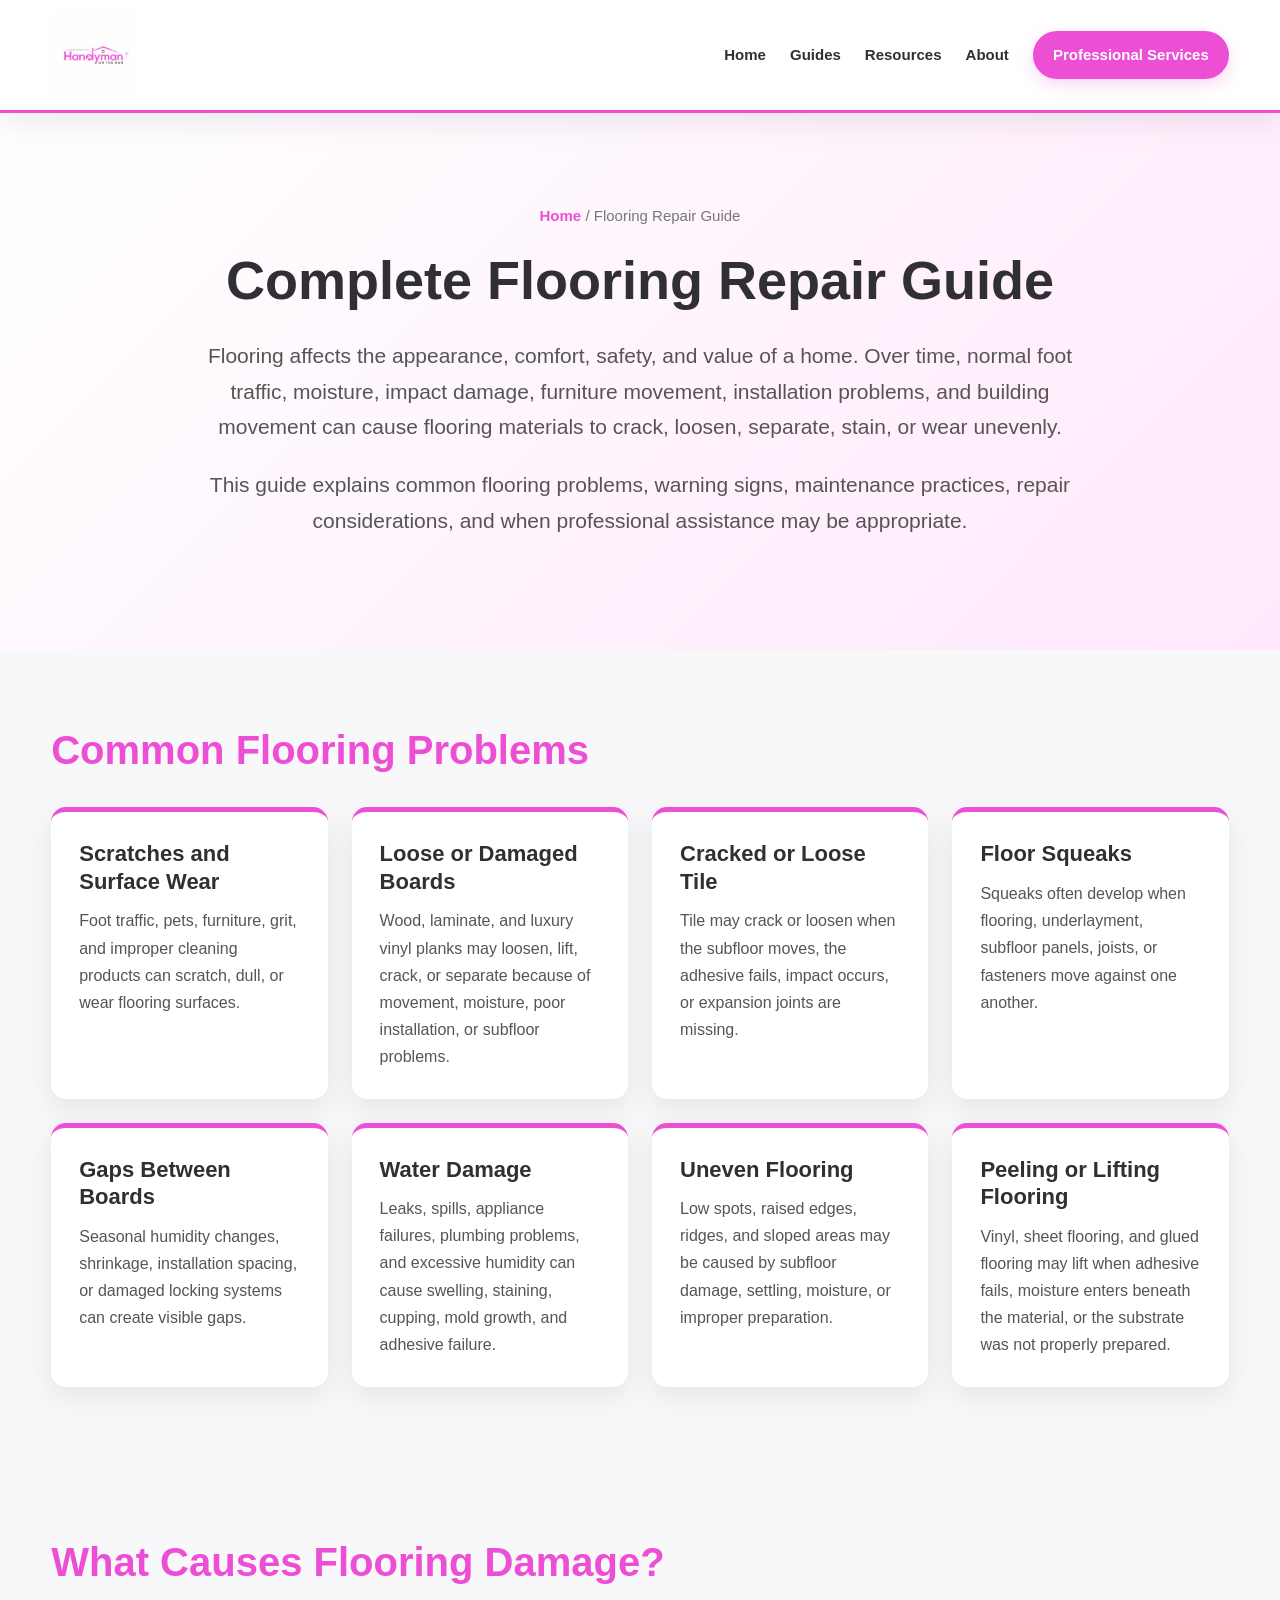
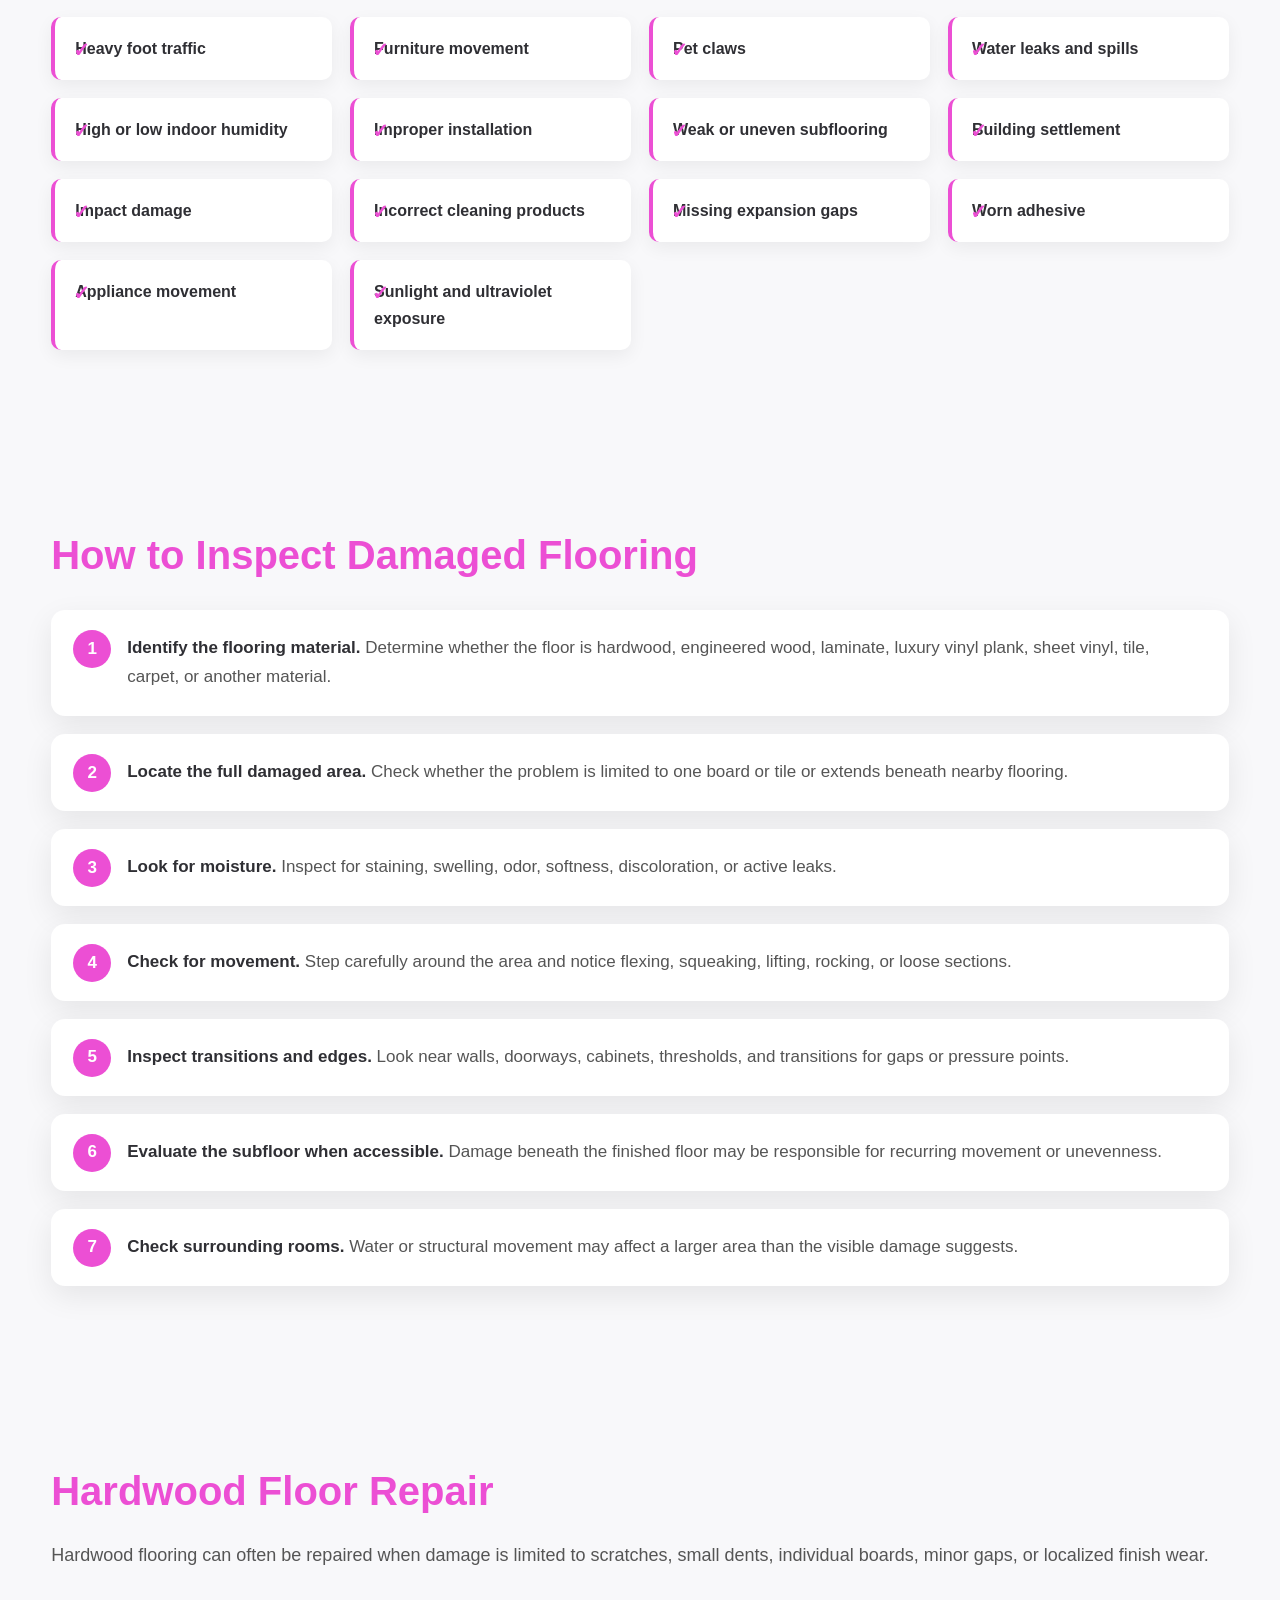
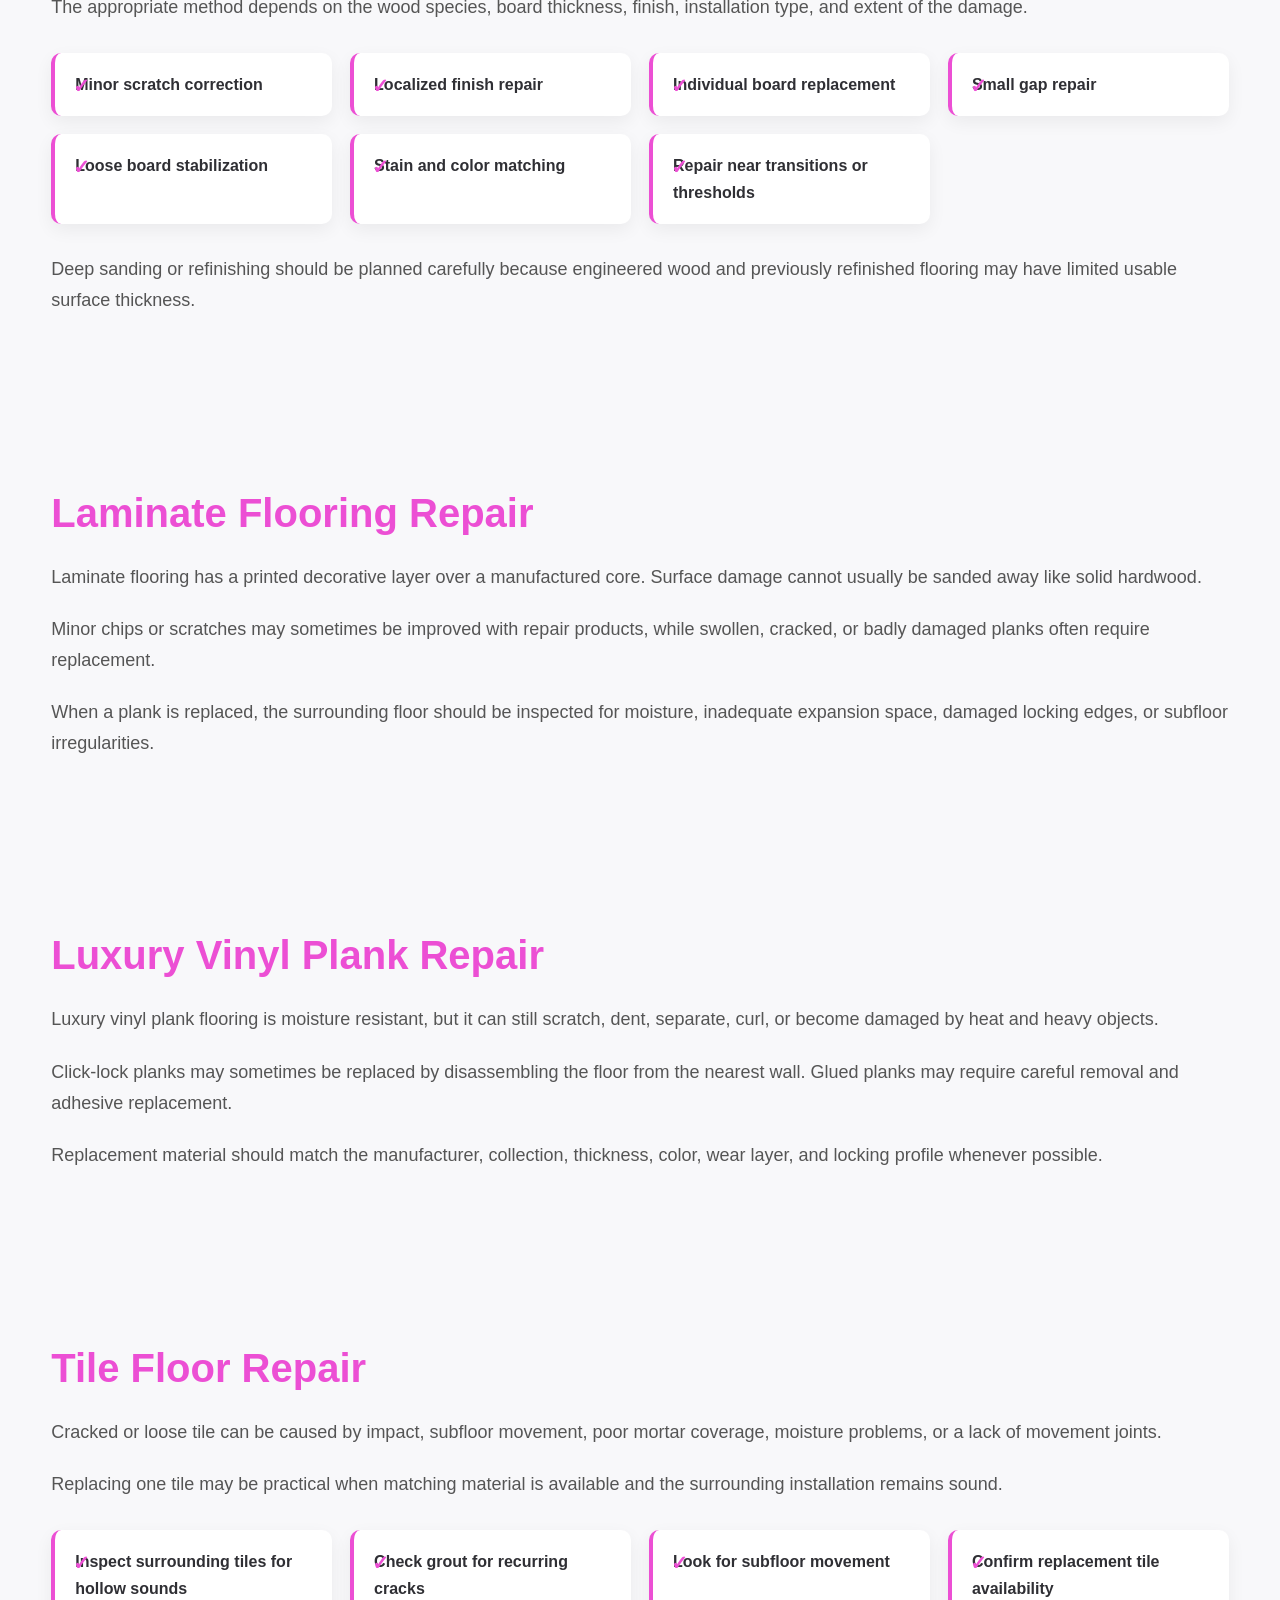
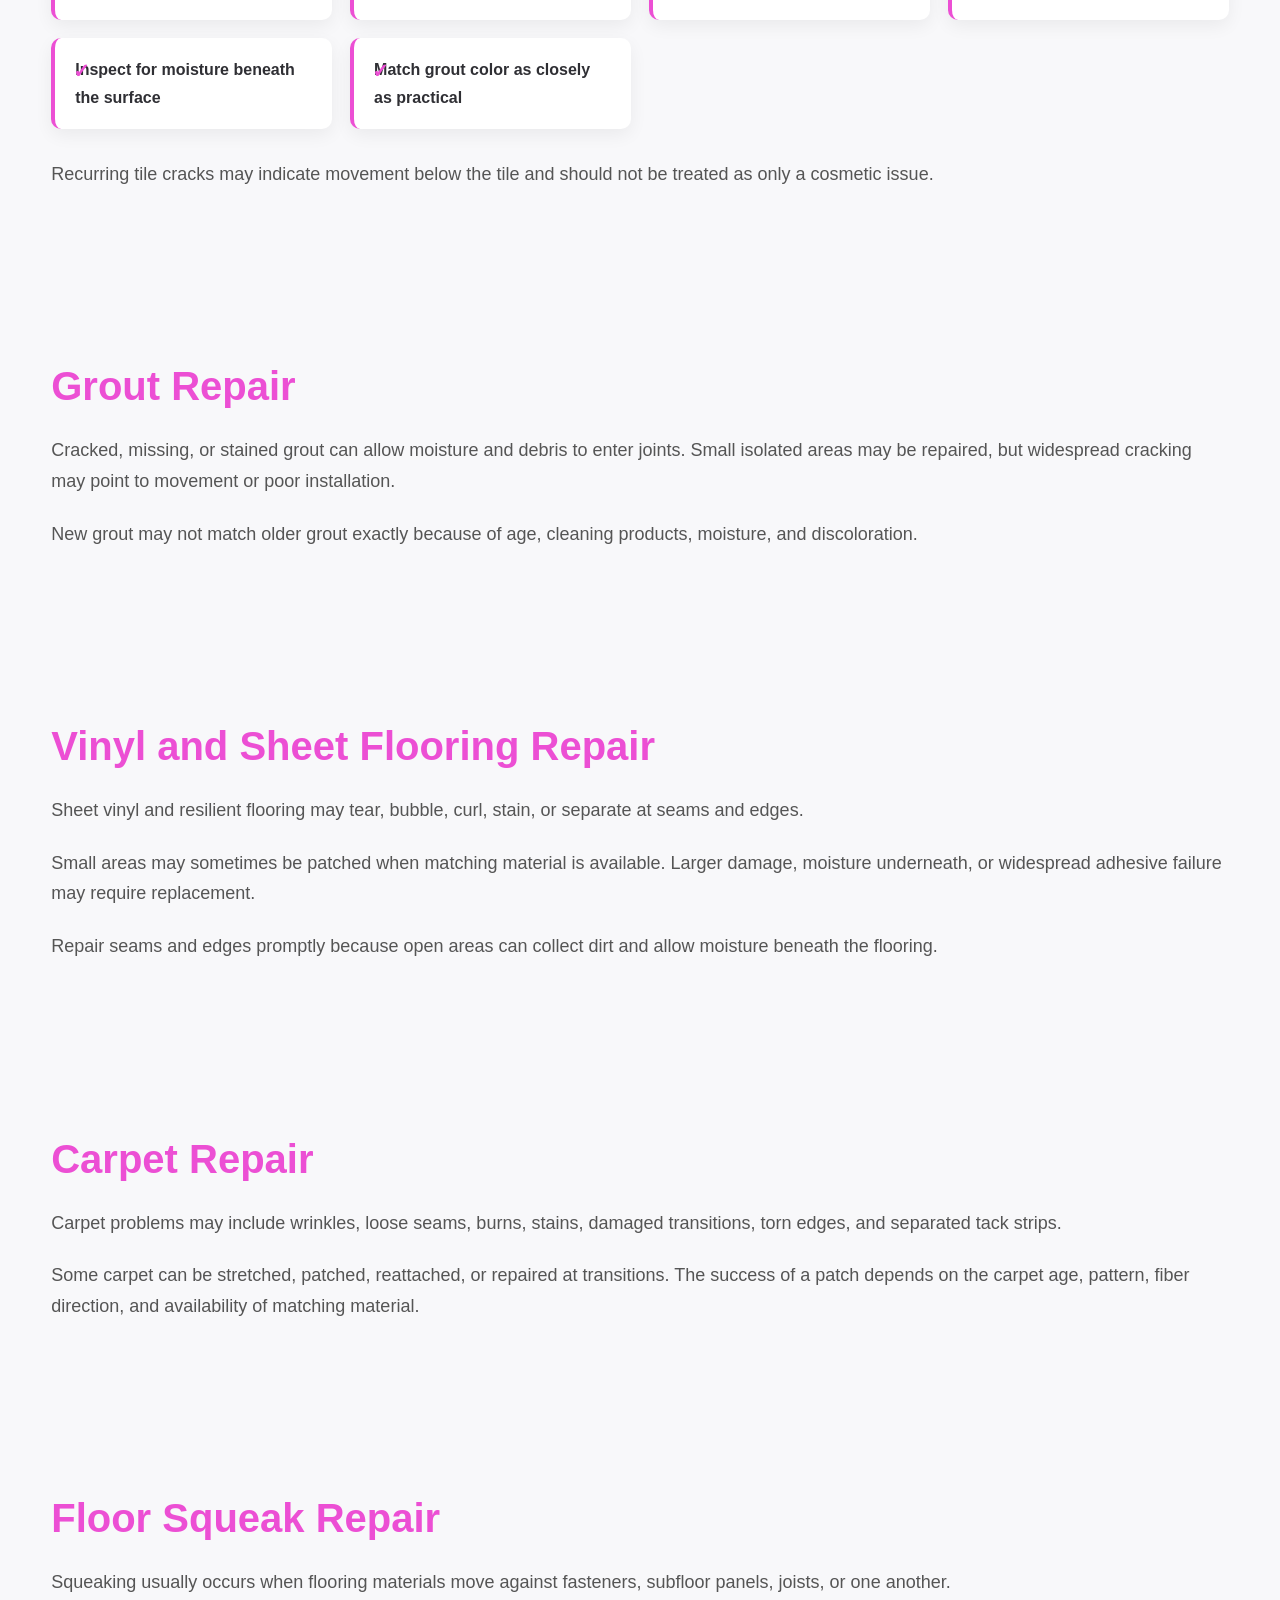
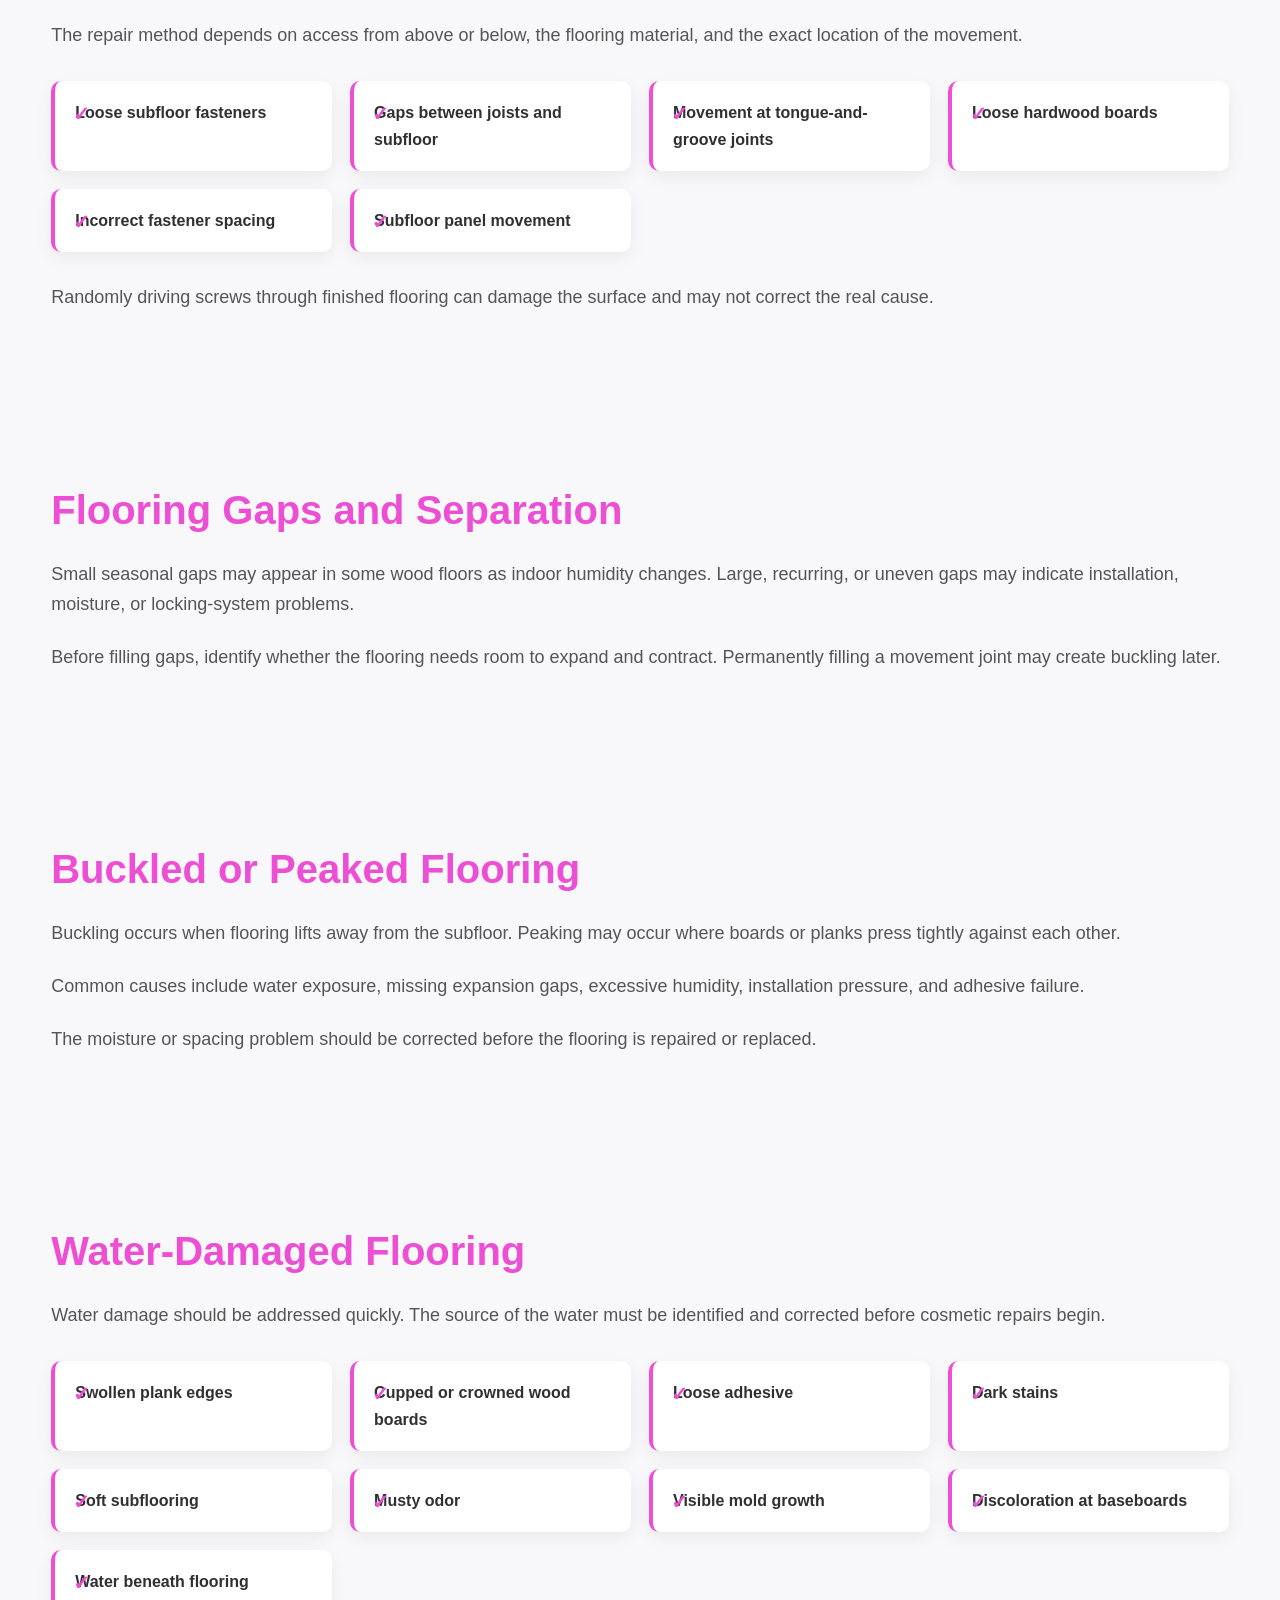
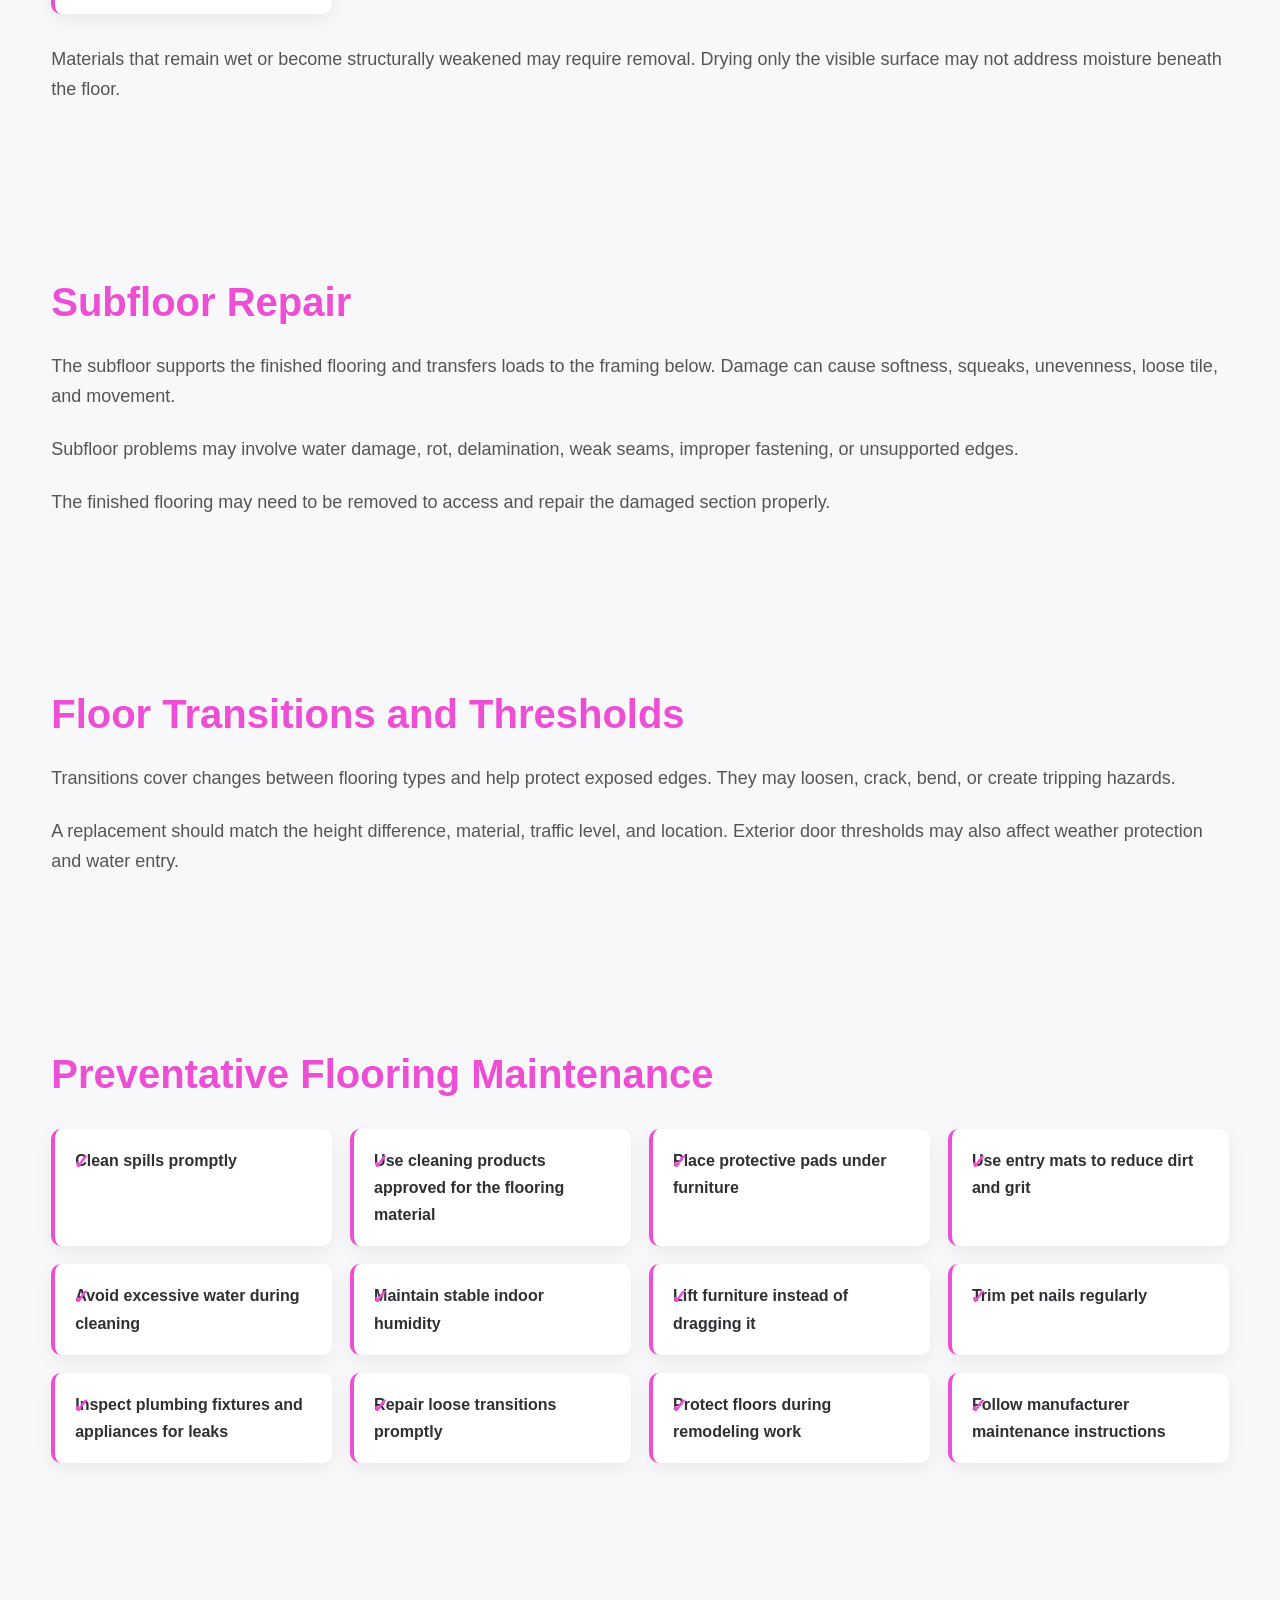
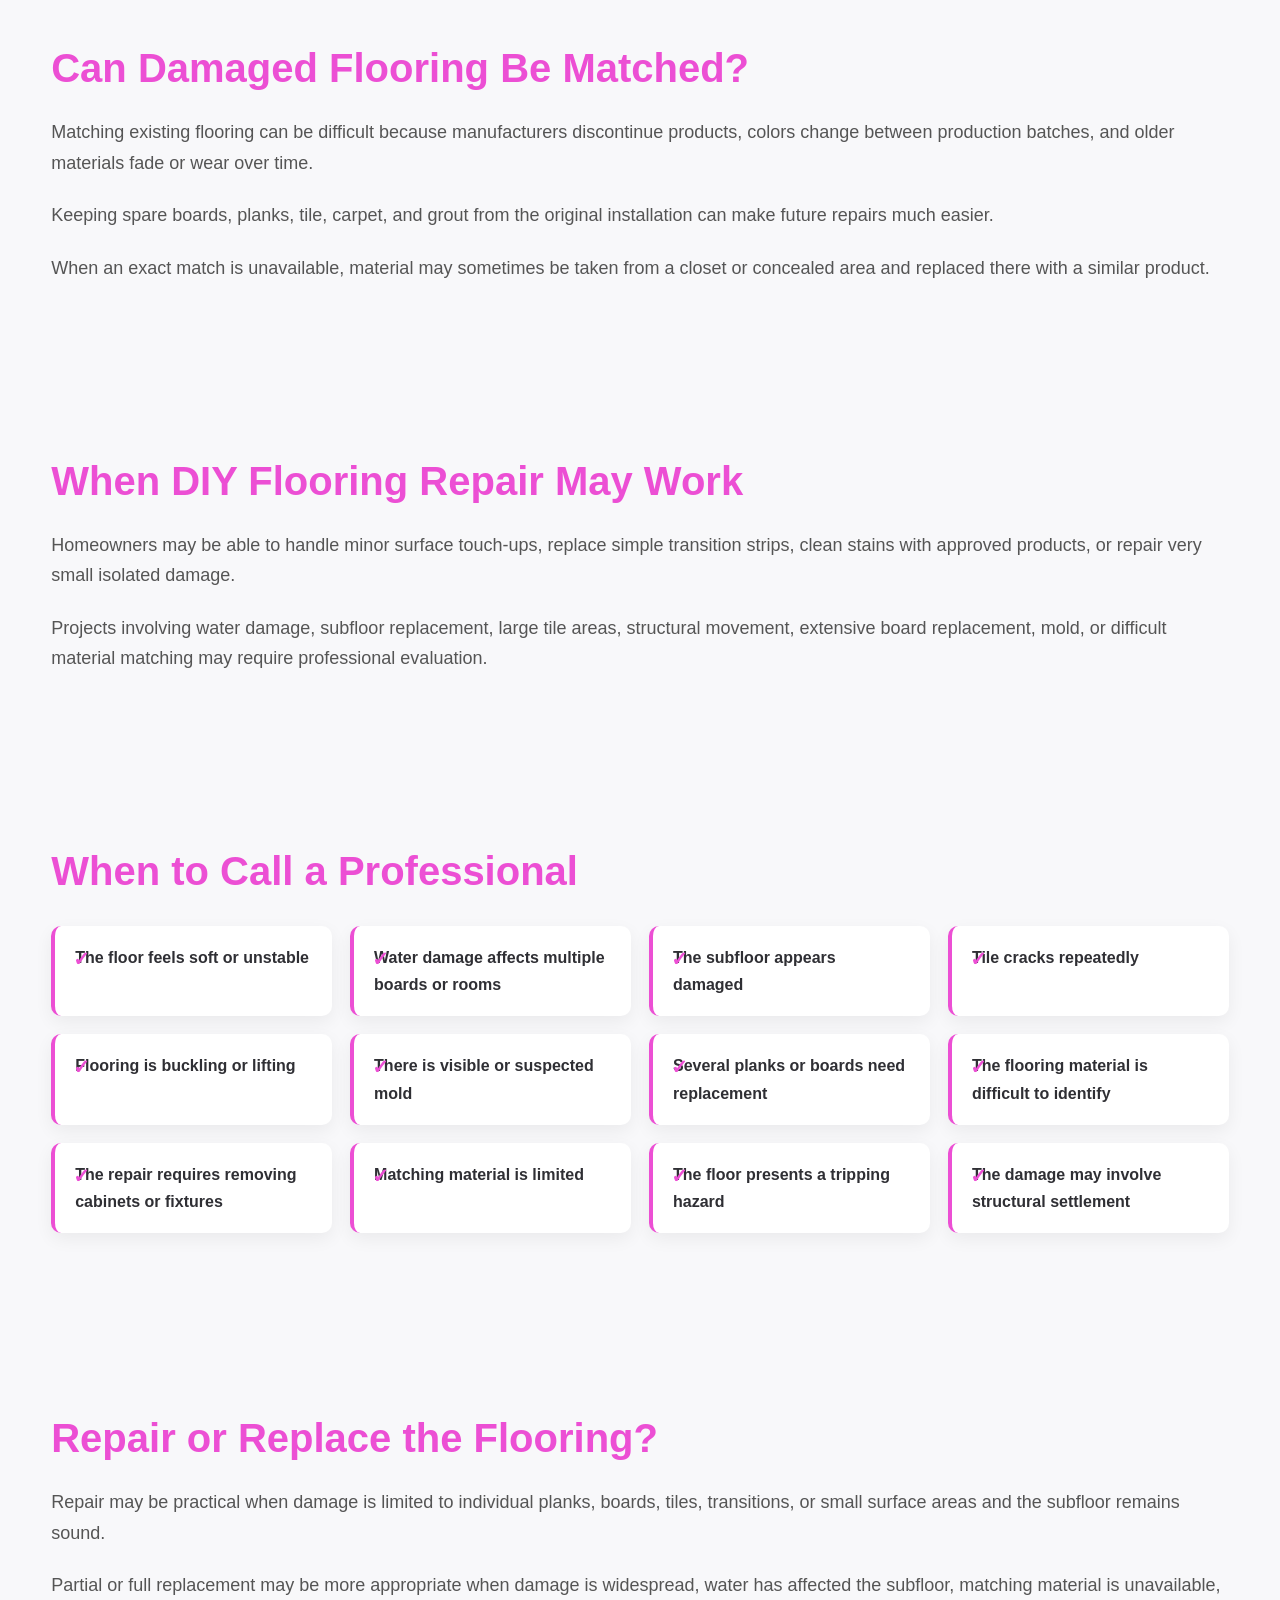
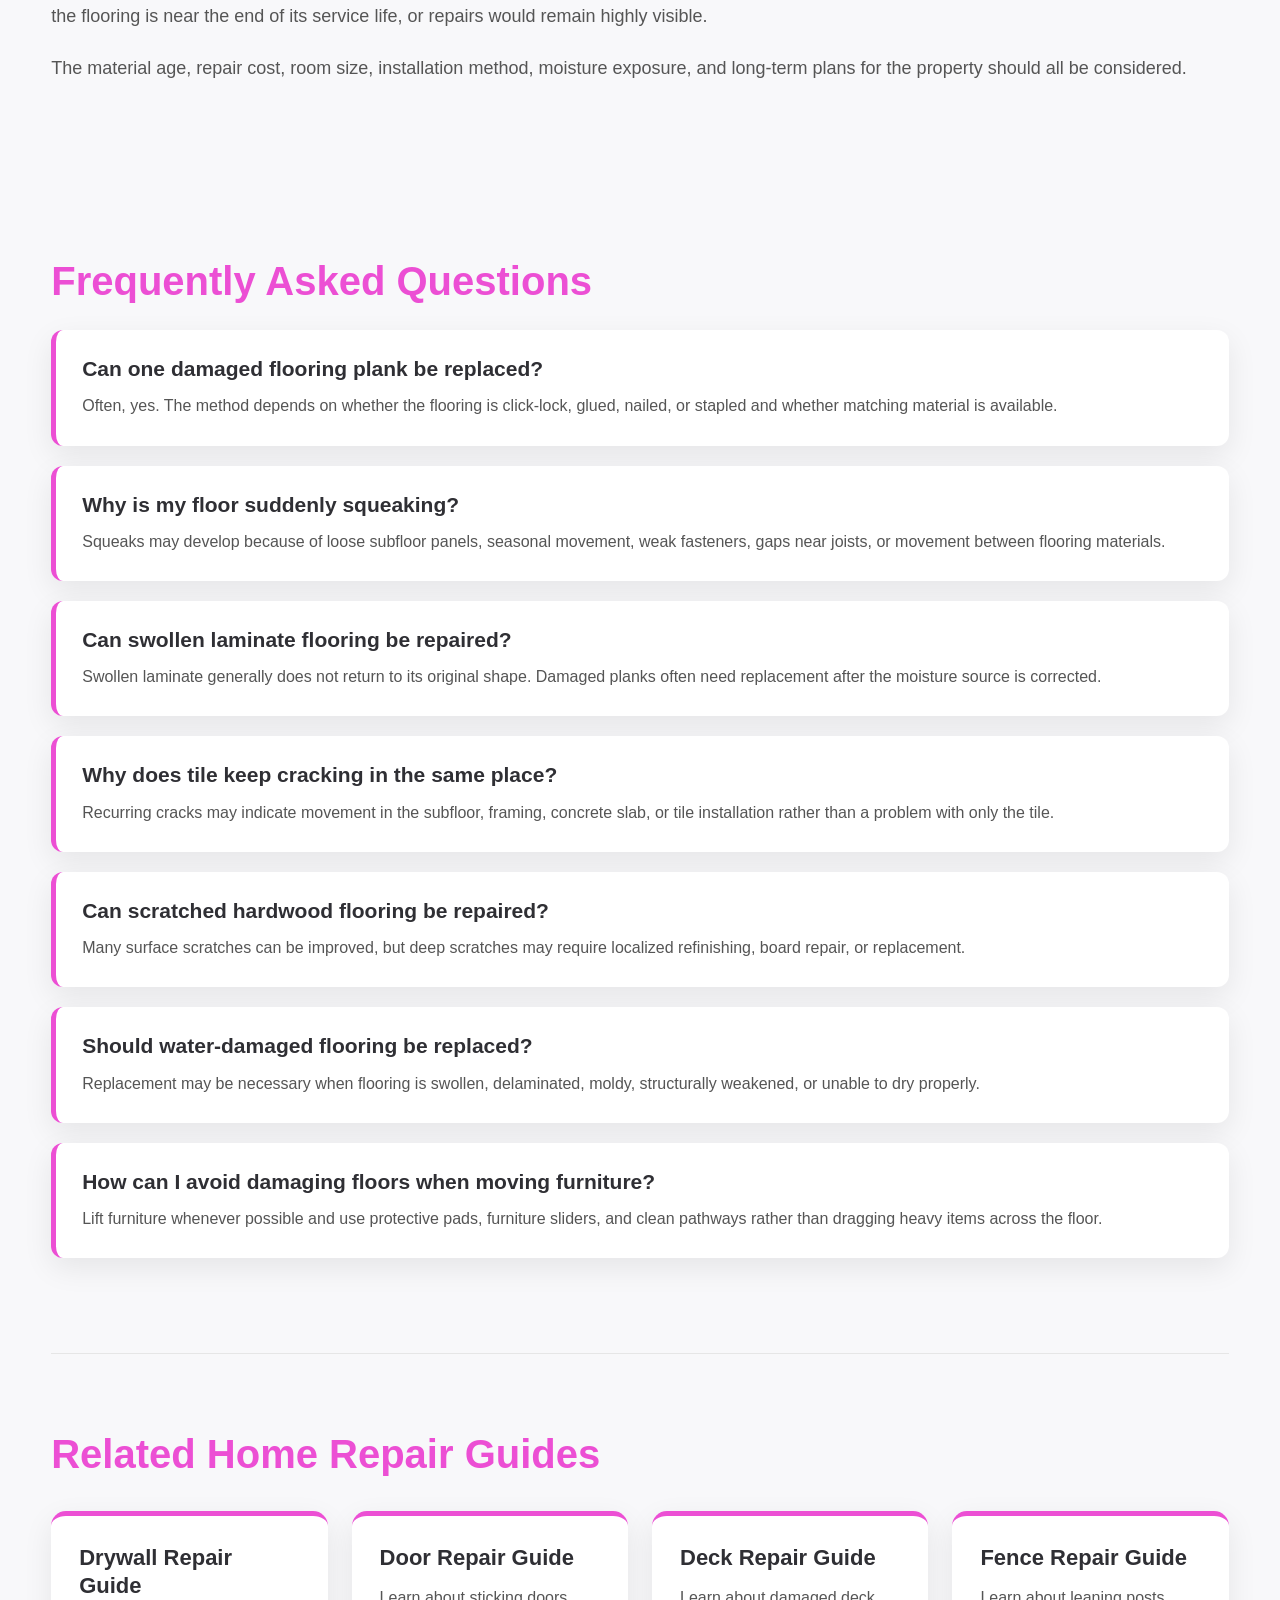
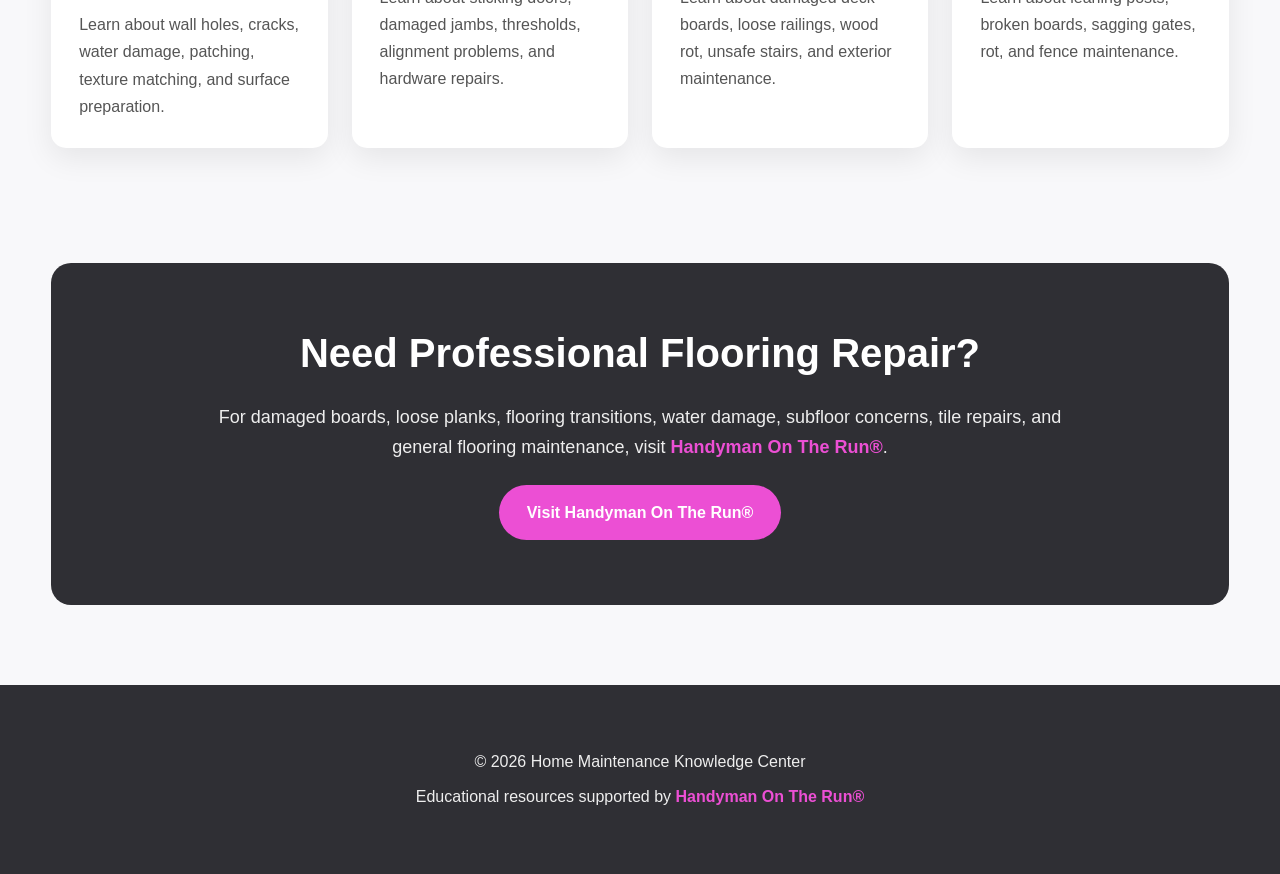
<file: flooring-repair.html>
<!DOCTYPE html>
<html lang="en">

<head>

<meta charset="UTF-8">
<meta name="viewport" content="width=device-width, initial-scale=1.0">

<title>Flooring Repair Guide | Home Maintenance Knowledge Center</title>

<meta name="description" content="Learn about common flooring problems, damaged boards, loose tiles, scratches, water damage, squeaks, gaps, maintenance, and professional flooring repair.">

<link rel="stylesheet" href="style.css">

</head>

<body>

<header class="site-header">

<div class="header-inner">

<a href="index.html">

<img
src="slogan.jpg"
class="site-logo"
alt="Handyman On The Run®">

</a>

<nav>

<a href="index.html">Home</a>

<a href="index.html#guides">Guides</a>

<a href="index.html#resources">Resources</a>

<a href="index.html#about">About</a>

<a
href="https://www.handymanontherun.com"
target="_blank"
rel="noopener noreferrer"
class="service-button">

Professional Services

</a>

</nav>

</div>

</header>

<main>

<section class="hero">

<p class="breadcrumb">

<a href="index.html">Home</a> / Flooring Repair Guide

</p>

<h1>Complete Flooring Repair Guide</h1>

<p>

Flooring affects the appearance, comfort, safety, and value of a home. Over time, normal foot traffic, moisture, impact damage, furniture movement, installation problems, and building movement can cause flooring materials to crack, loosen, separate, stain, or wear unevenly.

</p>

<p>

This guide explains common flooring problems, warning signs, maintenance practices, repair considerations, and when professional assistance may be appropriate.

</p>

</section>

<section>

<h2>Common Flooring Problems</h2>

<div class="guide-grid">

<article class="guide-card">

<h3>Scratches and Surface Wear</h3>

<p>

Foot traffic, pets, furniture, grit, and improper cleaning products can scratch, dull, or wear flooring surfaces.

</p>

</article>

<article class="guide-card">

<h3>Loose or Damaged Boards</h3>

<p>

Wood, laminate, and luxury vinyl planks may loosen, lift, crack, or separate because of movement, moisture, poor installation, or subfloor problems.

</p>

</article>

<article class="guide-card">

<h3>Cracked or Loose Tile</h3>

<p>

Tile may crack or loosen when the subfloor moves, the adhesive fails, impact occurs, or expansion joints are missing.

</p>

</article>

<article class="guide-card">

<h3>Floor Squeaks</h3>

<p>

Squeaks often develop when flooring, underlayment, subfloor panels, joists, or fasteners move against one another.

</p>

</article>

<article class="guide-card">

<h3>Gaps Between Boards</h3>

<p>

Seasonal humidity changes, shrinkage, installation spacing, or damaged locking systems can create visible gaps.

</p>

</article>

<article class="guide-card">

<h3>Water Damage</h3>

<p>

Leaks, spills, appliance failures, plumbing problems, and excessive humidity can cause swelling, staining, cupping, mold growth, and adhesive failure.

</p>

</article>

<article class="guide-card">

<h3>Uneven Flooring</h3>

<p>

Low spots, raised edges, ridges, and sloped areas may be caused by subfloor damage, settling, moisture, or improper preparation.

</p>

</article>

<article class="guide-card">

<h3>Peeling or Lifting Flooring</h3>

<p>

Vinyl, sheet flooring, and glued flooring may lift when adhesive fails, moisture enters beneath the material, or the substrate was not properly prepared.

</p>

</article>

</div>

</section>

<section>

<h2>What Causes Flooring Damage?</h2>

<ul class="checklist">

<li>Heavy foot traffic</li>

<li>Furniture movement</li>

<li>Pet claws</li>

<li>Water leaks and spills</li>

<li>High or low indoor humidity</li>

<li>Improper installation</li>

<li>Weak or uneven subflooring</li>

<li>Building settlement</li>

<li>Impact damage</li>

<li>Incorrect cleaning products</li>

<li>Missing expansion gaps</li>

<li>Worn adhesive</li>

<li>Appliance movement</li>

<li>Sunlight and ultraviolet exposure</li>

</ul>

</section>

<section>

<h2>How to Inspect Damaged Flooring</h2>

<ol class="numbered-steps">

<li>

<strong>Identify the flooring material.</strong>

Determine whether the floor is hardwood, engineered wood, laminate, luxury vinyl plank, sheet vinyl, tile, carpet, or another material.

</li>

<li>

<strong>Locate the full damaged area.</strong>

Check whether the problem is limited to one board or tile or extends beneath nearby flooring.

</li>

<li>

<strong>Look for moisture.</strong>

Inspect for staining, swelling, odor, softness, discoloration, or active leaks.

</li>

<li>

<strong>Check for movement.</strong>

Step carefully around the area and notice flexing, squeaking, lifting, rocking, or loose sections.

</li>

<li>

<strong>Inspect transitions and edges.</strong>

Look near walls, doorways, cabinets, thresholds, and transitions for gaps or pressure points.

</li>

<li>

<strong>Evaluate the subfloor when accessible.</strong>

Damage beneath the finished floor may be responsible for recurring movement or unevenness.

</li>

<li>

<strong>Check surrounding rooms.</strong>

Water or structural movement may affect a larger area than the visible damage suggests.

</li>

</ol>

</section>

<section>

<h2>Hardwood Floor Repair</h2>

<p>

Hardwood flooring can often be repaired when damage is limited to scratches, small dents, individual boards, minor gaps, or localized finish wear.

</p>

<p>

The appropriate method depends on the wood species, board thickness, finish, installation type, and extent of the damage.

</p>

<ul class="checklist">

<li>Minor scratch correction</li>

<li>Localized finish repair</li>

<li>Individual board replacement</li>

<li>Small gap repair</li>

<li>Loose board stabilization</li>

<li>Stain and color matching</li>

<li>Repair near transitions or thresholds</li>

</ul>

<p>

Deep sanding or refinishing should be planned carefully because engineered wood and previously refinished flooring may have limited usable surface thickness.

</p>

</section>

<section>

<h2>Laminate Flooring Repair</h2>

<p>

Laminate flooring has a printed decorative layer over a manufactured core. Surface damage cannot usually be sanded away like solid hardwood.

</p>

<p>

Minor chips or scratches may sometimes be improved with repair products, while swollen, cracked, or badly damaged planks often require replacement.

</p>

<p>

When a plank is replaced, the surrounding floor should be inspected for moisture, inadequate expansion space, damaged locking edges, or subfloor irregularities.

</p>

</section>

<section>

<h2>Luxury Vinyl Plank Repair</h2>

<p>

Luxury vinyl plank flooring is moisture resistant, but it can still scratch, dent, separate, curl, or become damaged by heat and heavy objects.

</p>

<p>

Click-lock planks may sometimes be replaced by disassembling the floor from the nearest wall. Glued planks may require careful removal and adhesive replacement.

</p>

<p>

Replacement material should match the manufacturer, collection, thickness, color, wear layer, and locking profile whenever possible.

</p>

</section>

<section>

<h2>Tile Floor Repair</h2>

<p>

Cracked or loose tile can be caused by impact, subfloor movement, poor mortar coverage, moisture problems, or a lack of movement joints.

</p>

<p>

Replacing one tile may be practical when matching material is available and the surrounding installation remains sound.

</p>

<ul class="checklist">

<li>Inspect surrounding tiles for hollow sounds</li>

<li>Check grout for recurring cracks</li>

<li>Look for subfloor movement</li>

<li>Confirm replacement tile availability</li>

<li>Inspect for moisture beneath the surface</li>

<li>Match grout color as closely as practical</li>

</ul>

<p>

Recurring tile cracks may indicate movement below the tile and should not be treated as only a cosmetic issue.

</p>

</section>

<section>

<h2>Grout Repair</h2>

<p>

Cracked, missing, or stained grout can allow moisture and debris to enter joints. Small isolated areas may be repaired, but widespread cracking may point to movement or poor installation.

</p>

<p>

New grout may not match older grout exactly because of age, cleaning products, moisture, and discoloration.

</p>

</section>

<section>

<h2>Vinyl and Sheet Flooring Repair</h2>

<p>

Sheet vinyl and resilient flooring may tear, bubble, curl, stain, or separate at seams and edges.

</p>

<p>

Small areas may sometimes be patched when matching material is available. Larger damage, moisture underneath, or widespread adhesive failure may require replacement.

</p>

<p>

Repair seams and edges promptly because open areas can collect dirt and allow moisture beneath the flooring.

</p>

</section>

<section>

<h2>Carpet Repair</h2>

<p>

Carpet problems may include wrinkles, loose seams, burns, stains, damaged transitions, torn edges, and separated tack strips.

</p>

<p>

Some carpet can be stretched, patched, reattached, or repaired at transitions. The success of a patch depends on the carpet age, pattern, fiber direction, and availability of matching material.

</p>

</section>

<section>

<h2>Floor Squeak Repair</h2>

<p>

Squeaking usually occurs when flooring materials move against fasteners, subfloor panels, joists, or one another.

</p>

<p>

The repair method depends on access from above or below, the flooring material, and the exact location of the movement.

</p>

<ul class="checklist">

<li>Loose subfloor fasteners</li>

<li>Gaps between joists and subfloor</li>

<li>Movement at tongue-and-groove joints</li>

<li>Loose hardwood boards</li>

<li>Incorrect fastener spacing</li>

<li>Subfloor panel movement</li>

</ul>

<p>

Randomly driving screws through finished flooring can damage the surface and may not correct the real cause.

</p>

</section>

<section>

<h2>Flooring Gaps and Separation</h2>

<p>

Small seasonal gaps may appear in some wood floors as indoor humidity changes. Large, recurring, or uneven gaps may indicate installation, moisture, or locking-system problems.

</p>

<p>

Before filling gaps, identify whether the flooring needs room to expand and contract. Permanently filling a movement joint may create buckling later.

</p>

</section>

<section>

<h2>Buckled or Peaked Flooring</h2>

<p>

Buckling occurs when flooring lifts away from the subfloor. Peaking may occur where boards or planks press tightly against each other.

</p>

<p>

Common causes include water exposure, missing expansion gaps, excessive humidity, installation pressure, and adhesive failure.

</p>

<p>

The moisture or spacing problem should be corrected before the flooring is repaired or replaced.

</p>

</section>

<section>

<h2>Water-Damaged Flooring</h2>

<p>

Water damage should be addressed quickly. The source of the water must be identified and corrected before cosmetic repairs begin.

</p>

<ul class="checklist">

<li>Swollen plank edges</li>

<li>Cupped or crowned wood boards</li>

<li>Loose adhesive</li>

<li>Dark stains</li>

<li>Soft subflooring</li>

<li>Musty odor</li>

<li>Visible mold growth</li>

<li>Discoloration at baseboards</li>

<li>Water beneath flooring</li>

</ul>

<p>

Materials that remain wet or become structurally weakened may require removal. Drying only the visible surface may not address moisture beneath the floor.

</p>

</section>

<section>

<h2>Subfloor Repair</h2>

<p>

The subfloor supports the finished flooring and transfers loads to the framing below. Damage can cause softness, squeaks, unevenness, loose tile, and movement.

</p>

<p>

Subfloor problems may involve water damage, rot, delamination, weak seams, improper fastening, or unsupported edges.

</p>

<p>

The finished flooring may need to be removed to access and repair the damaged section properly.

</p>

</section>

<section>

<h2>Floor Transitions and Thresholds</h2>

<p>

Transitions cover changes between flooring types and help protect exposed edges. They may loosen, crack, bend, or create tripping hazards.

</p>

<p>

A replacement should match the height difference, material, traffic level, and location. Exterior door thresholds may also affect weather protection and water entry.

</p>

</section>

<section>

<h2>Preventative Flooring Maintenance</h2>

<ul class="checklist">

<li>Clean spills promptly</li>

<li>Use cleaning products approved for the flooring material</li>

<li>Place protective pads under furniture</li>

<li>Use entry mats to reduce dirt and grit</li>

<li>Avoid excessive water during cleaning</li>

<li>Maintain stable indoor humidity</li>

<li>Lift furniture instead of dragging it</li>

<li>Trim pet nails regularly</li>

<li>Inspect plumbing fixtures and appliances for leaks</li>

<li>Repair loose transitions promptly</li>

<li>Protect floors during remodeling work</li>

<li>Follow manufacturer maintenance instructions</li>

</ul>

</section>

<section>

<h2>Can Damaged Flooring Be Matched?</h2>

<p>

Matching existing flooring can be difficult because manufacturers discontinue products, colors change between production batches, and older materials fade or wear over time.

</p>

<p>

Keeping spare boards, planks, tile, carpet, and grout from the original installation can make future repairs much easier.

</p>

<p>

When an exact match is unavailable, material may sometimes be taken from a closet or concealed area and replaced there with a similar product.

</p>

</section>

<section>

<h2>When DIY Flooring Repair May Work</h2>

<p>

Homeowners may be able to handle minor surface touch-ups, replace simple transition strips, clean stains with approved products, or repair very small isolated damage.

</p>

<p>

Projects involving water damage, subfloor replacement, large tile areas, structural movement, extensive board replacement, mold, or difficult material matching may require professional evaluation.

</p>

</section>

<section>

<h2>When to Call a Professional</h2>

<ul class="checklist">

<li>The floor feels soft or unstable</li>

<li>Water damage affects multiple boards or rooms</li>

<li>The subfloor appears damaged</li>

<li>Tile cracks repeatedly</li>

<li>Flooring is buckling or lifting</li>

<li>There is visible or suspected mold</li>

<li>Several planks or boards need replacement</li>

<li>The flooring material is difficult to identify</li>

<li>The repair requires removing cabinets or fixtures</li>

<li>Matching material is limited</li>

<li>The floor presents a tripping hazard</li>

<li>The damage may involve structural settlement</li>

</ul>

</section>

<section>

<h2>Repair or Replace the Flooring?</h2>

<p>

Repair may be practical when damage is limited to individual planks, boards, tiles, transitions, or small surface areas and the subfloor remains sound.

</p>

<p>

Partial or full replacement may be more appropriate when damage is widespread, water has affected the subfloor, matching material is unavailable, the flooring is near the end of its service life, or repairs would remain highly visible.

</p>

<p>

The material age, repair cost, room size, installation method, moisture exposure, and long-term plans for the property should all be considered.

</p>

</section>

<section>

<h2>Frequently Asked Questions</h2>

<div class="faq-item">

<h3>Can one damaged flooring plank be replaced?</h3>

<p>

Often, yes. The method depends on whether the flooring is click-lock, glued, nailed, or stapled and whether matching material is available.

</p>

</div>

<div class="faq-item">

<h3>Why is my floor suddenly squeaking?</h3>

<p>

Squeaks may develop because of loose subfloor panels, seasonal movement, weak fasteners, gaps near joists, or movement between flooring materials.

</p>

</div>

<div class="faq-item">

<h3>Can swollen laminate flooring be repaired?</h3>

<p>

Swollen laminate generally does not return to its original shape. Damaged planks often need replacement after the moisture source is corrected.

</p>

</div>

<div class="faq-item">

<h3>Why does tile keep cracking in the same place?</h3>

<p>

Recurring cracks may indicate movement in the subfloor, framing, concrete slab, or tile installation rather than a problem with only the tile.

</p>

</div>

<div class="faq-item">

<h3>Can scratched hardwood flooring be repaired?</h3>

<p>

Many surface scratches can be improved, but deep scratches may require localized refinishing, board repair, or replacement.

</p>

</div>

<div class="faq-item">

<h3>Should water-damaged flooring be replaced?</h3>

<p>

Replacement may be necessary when flooring is swollen, delaminated, moldy, structurally weakened, or unable to dry properly.

</p>

</div>

<div class="faq-item">

<h3>How can I avoid damaging floors when moving furniture?</h3>

<p>

Lift furniture whenever possible and use protective pads, furniture sliders, and clean pathways rather than dragging heavy items across the floor.

</p>

</div>

</section>

<section class="related-guides">

<h2>Related Home Repair Guides</h2>

<div class="guide-grid">

<article class="guide-card">

<h3>

<a href="drywall-repair.html">Drywall Repair Guide</a>

</h3>

<p>

Learn about wall holes, cracks, water damage, patching, texture matching, and surface preparation.

</p>

</article>

<article class="guide-card">

<h3>

<a href="door-repair.html">Door Repair Guide</a>

</h3>

<p>

Learn about sticking doors, damaged jambs, thresholds, alignment problems, and hardware repairs.

</p>

</article>

<article class="guide-card">

<h3>

<a href="deck-repair.html">Deck Repair Guide</a>

</h3>

<p>

Learn about damaged deck boards, loose railings, wood rot, unsafe stairs, and exterior maintenance.

</p>

</article>

<article class="guide-card">

<h3>

<a href="fence-repair.html">Fence Repair Guide</a>

</h3>

<p>

Learn about leaning posts, broken boards, sagging gates, rot, and fence maintenance.

</p>

</article>

</div>

</section>

<section class="cta-section">

<h2>Need Professional Flooring Repair?</h2>

<p>

For damaged boards, loose planks, flooring transitions, water damage, subfloor concerns, tile repairs, and general flooring maintenance, visit <strong>Handyman On The Run®</strong>.

</p>

<a
href="https://www.handymanontherun.com"
target="_blank"
rel="noopener noreferrer"
class="service-button">

Visit Handyman On The Run®

</a>

</section>

</main>

<footer>

<p>

© 2026 Home Maintenance Knowledge Center

</p>

<p>

Educational resources supported by

<a
href="https://www.handymanontherun.com"
target="_blank"
rel="noopener noreferrer">

Handyman On The Run®

</a>

</p>

</footer>

</body>

</html>
</file>
<file: style.css>
/* ====================================================
   Handyman On The Run® Knowledge Center
==================================================== */

:root {
    --pink: #ec4fd4;
    --pink-dark: #d935bb;
    --dark: #2f2f34;
    --text: #555555;
    --light: #ffffff;
    --bg: #f8f8fa;
    --border: #e6e6e6;
    --shadow: 0 10px 30px rgba(0, 0, 0, 0.08);
    --shadow-hover: 0 20px 45px rgba(0, 0, 0, 0.12);
}

/* ================= RESET ================= */

* {
    margin: 0;
    padding: 0;
    box-sizing: border-box;
}

html {
    scroll-behavior: smooth;
}

body {
    font-family: Arial, Helvetica, sans-serif;
    background: var(--bg);
    color: var(--dark);
    line-height: 1.7;
}

img {
    max-width: 100%;
}

main {
    display: block;
}

/* ================= HEADER ================= */

.site-header,
header {
    background: var(--light);
    border-bottom: 3px solid var(--pink);
    box-shadow: var(--shadow);
    position: sticky;
    top: 0;
    z-index: 999;
}

.header-inner {
    width: 92%;
    max-width: 1250px;
    margin: 0 auto;
    min-height: 110px;
    display: flex;
    align-items: center;
    justify-content: space-between;
    gap: 35px;
    padding: 10px 0;
}

.header-inner > a {
    display: block;
    width: 290px;
    height: 88px;
    overflow: hidden;
    flex-shrink: 0;
}

.site-logo {
    display: block;
    width: 290px;
    height: 88px;
    object-fit: contain;
    object-position: left center;
}

/* ================= NAVIGATION ================= */

nav {
    display: flex;
    align-items: center;
    justify-content: flex-end;
    gap: 24px;
    flex-wrap: wrap;
}

nav a {
    color: var(--dark);
    text-decoration: none;
    font-size: 15px;
    font-weight: 700;
    transition: color 0.3s ease, transform 0.3s ease;
}

nav a:hover {
    color: var(--pink);
    transform: translateY(-1px);
}

nav .service-button,
nav a:last-child {
    background: var(--pink);
    color: var(--light);
    padding: 11px 20px;
    border-radius: 30px;
    box-shadow: 0 6px 16px rgba(236, 79, 212, 0.22);
}

nav .service-button:hover,
nav a:last-child:hover {
    background: var(--pink-dark);
    color: var(--light);
}

/* ================= GENERAL SECTIONS ================= */

section {
    width: 92%;
    max-width: 1250px;
    margin: 0 auto;
    padding: 75px 0;
}

section h1,
section h2,
section h3 {
    line-height: 1.25;
}

section h2 {
    color: var(--pink);
    font-size: 40px;
    margin-bottom: 24px;
}

section h3 {
    color: var(--dark);
    margin-bottom: 12px;
}

section p {
    color: var(--text);
    font-size: 18px;
    margin-bottom: 22px;
}

/* ================= HERO ================= */

.hero,
section:first-of-type {
    width: 100%;
    max-width: none;
    margin: 0;
    padding: 90px 30px;
    background: linear-gradient(135deg, #ffffff, #ffe8fb);
    text-align: center;
}

.hero h1,
section:first-of-type h1,
section:first-of-type h2 {
    max-width: 1000px;
    margin: 0 auto 24px;
    color: var(--dark);
    font-size: 54px;
}

.hero p,
section:first-of-type p {
    max-width: 900px;
    margin-left: auto;
    margin-right: auto;
    color: var(--text);
    font-size: 21px;
}

/* ================= BREADCRUMBS ================= */

.breadcrumb {
    margin-bottom: 18px !important;
    color: #777777 !important;
    font-size: 15px !important;
}

.breadcrumb a {
    color: var(--pink);
    text-decoration: none;
    font-weight: 700;
}

.breadcrumb a:hover {
    color: var(--pink-dark);
}

/* ================= GUIDE LIST ON HOMEPAGE ================= */

#guides ul {
    list-style: none;
    display: grid;
    grid-template-columns: repeat(auto-fit, minmax(230px, 1fr));
    gap: 22px;
    margin-top: 35px;
    padding: 0;
}

#guides li {
    min-height: 105px;
    background: var(--light);
    border-radius: 14px;
    border-top: 5px solid var(--pink);
    box-shadow: var(--shadow);
    padding: 28px 24px;
    display: flex;
    align-items: center;
    font-size: 18px;
    font-weight: 700;
    transition: transform 0.3s ease, box-shadow 0.3s ease;
}

#guides li:hover {
    transform: translateY(-6px);
    box-shadow: var(--shadow-hover);
}

#guides li a {
    width: 100%;
    color: var(--dark);
    text-decoration: none;
}

#guides li a:hover {
    color: var(--pink);
}

/* ================= GENERIC LISTS ================= */

section ul:not(#guides ul) {
    list-style: none;
    display: grid;
    grid-template-columns: repeat(auto-fit, minmax(240px, 1fr));
    gap: 18px;
    margin: 30px 0;
    padding: 0;
}

section ul:not(#guides ul) li {
    background: var(--light);
    border-left: 4px solid var(--pink);
    border-radius: 10px;
    box-shadow: 0 6px 18px rgba(0, 0, 0, 0.06);
    padding: 18px 20px;
    color: var(--dark);
    font-size: 16px;
    font-weight: 600;
}

/* ================= CHECKLIST ================= */

.checklist {
    list-style: none;
    display: grid;
    grid-template-columns: repeat(auto-fit, minmax(260px, 1fr));
    gap: 16px;
    margin: 30px 0;
    padding: 0;
}

.checklist li {
    position: relative;
    background: var(--light);
    border-left: 4px solid var(--pink);
    border-radius: 10px;
    box-shadow: 0 6px 18px rgba(0, 0, 0, 0.06);
    padding: 18px 20px 18px 48px;
    color: var(--dark);
    font-size: 16px;
    font-weight: 600;
}

.checklist li::before {
    content: "✓";
    position: absolute;
    left: 18px;
    top: 16px;
    color: var(--pink);
    font-size: 20px;
    font-weight: 900;
}

/* ================= NUMBERED STEPS ================= */

.numbered-steps {
    counter-reset: steps;
    list-style: none;
    padding: 0;
    margin: 30px 0;
}

.numbered-steps li {
    counter-increment: steps;
    position: relative;
    margin-bottom: 18px;
    padding: 24px 24px 24px 76px;
    background: var(--light);
    border-radius: 14px;
    box-shadow: var(--shadow);
    color: var(--text);
    font-size: 17px;
}

.numbered-steps li::before {
    content: counter(steps);
    position: absolute;
    left: 22px;
    top: 20px;
    width: 38px;
    height: 38px;
    background: var(--pink);
    color: var(--light);
    border-radius: 50%;
    display: flex;
    align-items: center;
    justify-content: center;
    font-weight: 800;
}

.numbered-steps strong {
    color: var(--dark);
}

/* ================= GUIDE CARDS ================= */

.guide-grid {
    display: grid;
    grid-template-columns: repeat(auto-fit, minmax(255px, 1fr));
    gap: 24px;
    margin-top: 32px;
}

.guide-card {
    background: var(--light);
    border-top: 5px solid var(--pink);
    border-radius: 15px;
    padding: 28px;
    box-shadow: var(--shadow);
    transition: transform 0.3s ease, box-shadow 0.3s ease;
}

.guide-card:hover {
    transform: translateY(-6px);
    box-shadow: var(--shadow-hover);
}

.guide-card h3 {
    font-size: 22px;
}

.guide-card p {
    font-size: 16px;
    margin-bottom: 0;
}

.guide-card a {
    color: var(--dark);
    text-decoration: none;
}

.guide-card a:hover {
    color: var(--pink);
}

/* ================= FAQ ================= */

.faq-item {
    background: var(--light);
    border-left: 5px solid var(--pink);
    border-radius: 12px;
    box-shadow: var(--shadow);
    padding: 26px;
    margin-bottom: 20px;
}

.faq-item h3 {
    color: var(--dark);
    font-size: 21px;
    margin-bottom: 10px;
}

.faq-item p {
    margin-bottom: 0;
    font-size: 16px;
}

/* ================= LINKS ================= */

a {
    color: var(--pink);
}

a:hover {
    color: var(--pink-dark);
}

/* ================= BUTTONS ================= */

.button,
.btn,
.service-button {
    display: inline-block;
    background: var(--pink);
    color: var(--light);
    padding: 14px 28px;
    border-radius: 40px;
    text-decoration: none;
    font-weight: 700;
    transition: background 0.3s ease, transform 0.3s ease;
}

.button:hover,
.btn:hover,
.service-button:hover {
    background: var(--pink-dark);
    color: var(--light);
    transform: translateY(-2px);
}

/* ================= CTA SECTION ================= */

.cta-section {
    text-align: center;
    background: var(--dark);
    border-radius: 20px;
    margin-top: 40px;
    margin-bottom: 80px;
    padding: 65px 35px;
}

.cta-section h2 {
    color: var(--light);
}

.cta-section p {
    max-width: 850px;
    margin-left: auto;
    margin-right: auto;
    color: #eeeeee;
}

.cta-section strong {
    color: var(--pink);
}

/* ================= RELATED GUIDES ================= */

.related-guides {
    border-top: 1px solid var(--border);
}

/* ================= FOOTER ================= */

footer {
    background: var(--dark);
    color: var(--light);
    text-align: center;
    padding: 55px 20px;
}

footer p {
    max-width: 900px;
    margin: 8px auto;
    color: #eeeeee;
}

footer a {
    color: var(--pink);
    text-decoration: none;
    font-weight: 700;
}

footer a:hover {
    color: var(--light);
}

/* ================= TABLET ================= */

@media (max-width: 900px) {

    .header-inner {
        flex-direction: column;
        justify-content: center;
        min-height: auto;
        padding: 14px 0 18px;
    }

    .header-inner > a {
        width: 250px;
        height: 78px;
    }

    .site-logo {
        width: 250px;
        height: 78px;
    }

    nav {
        justify-content: center;
        gap: 18px;
    }

    .hero,
    section:first-of-type {
        padding: 75px 24px;
    }

    .hero h1,
    section:first-of-type h1,
    section:first-of-type h2 {
        font-size: 42px;
    }

    .hero p,
    section:first-of-type p {
        font-size: 18px;
    }

    section h2 {
        font-size: 32px;
    }

}

/* ================= MOBILE ================= */

@media (max-width: 600px) {

    .site-header,
    header {
        position: relative;
    }

    .header-inner {
        width: 94%;
    }

    .header-inner > a {
        width: 220px;
        height: 68px;
    }

    .site-logo {
        width: 220px;
        height: 68px;
    }

    nav {
        gap: 12px;
    }

    nav a {
        font-size: 14px;
    }

    nav .service-button,
    nav a:last-child {
        padding: 10px 16px;
    }

    .hero,
    section:first-of-type {
        padding: 60px 18px;
    }

    .hero h1,
    section:first-of-type h1,
    section:first-of-type h2 {
        font-size: 34px;
    }

    .hero p,
    section:first-of-type p {
        font-size: 17px;
    }

    section {
        width: 94%;
        padding: 55px 0;
    }

    section h2 {
        font-size: 28px;
    }

    section p {
        font-size: 16px;
    }

    #guides ul,
    .guide-grid,
    .checklist,
    section ul:not(#guides ul) {
        grid-template-columns: 1fr;
    }

    #guides li {
        min-height: auto;
    }

    .numbered-steps li {
        padding: 22px 18px 22px 68px;
    }

    .cta-section {
        border-radius: 14px;
        padding: 48px 22px;
    }

}
</file>
